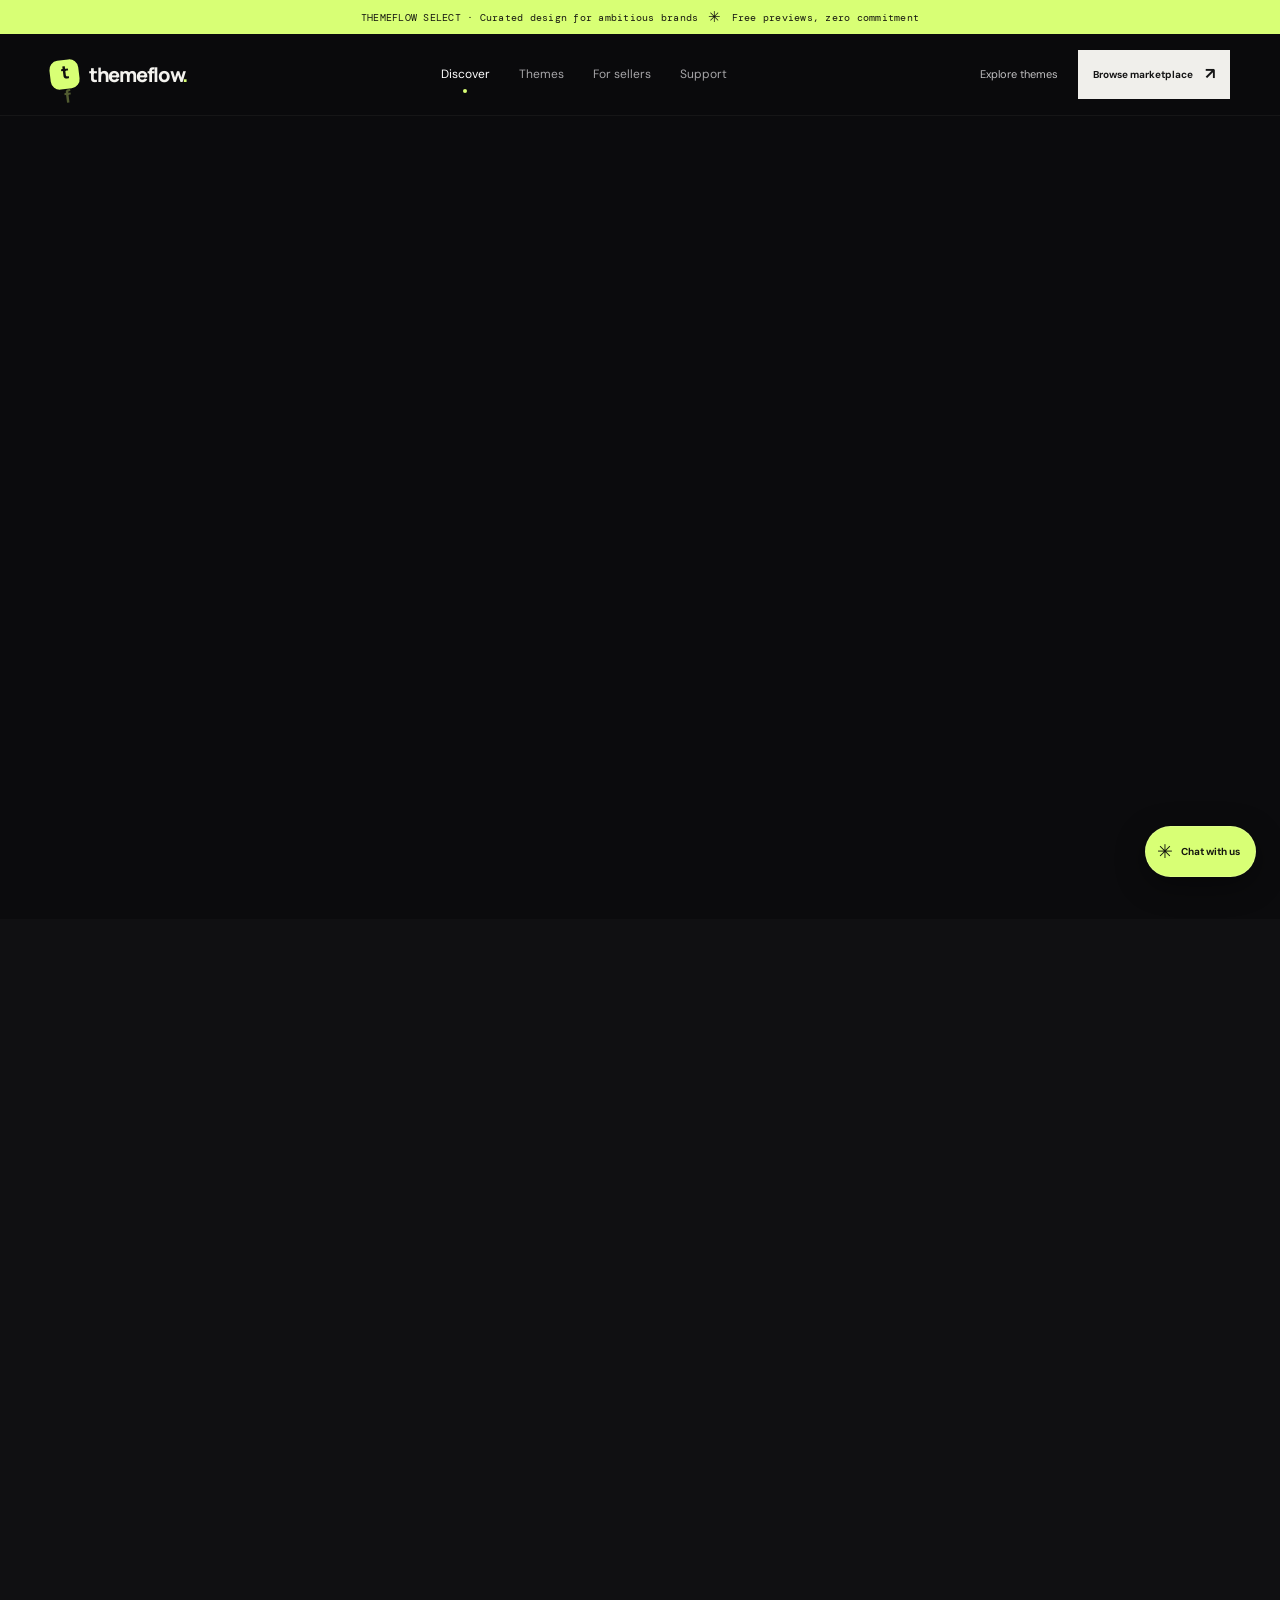
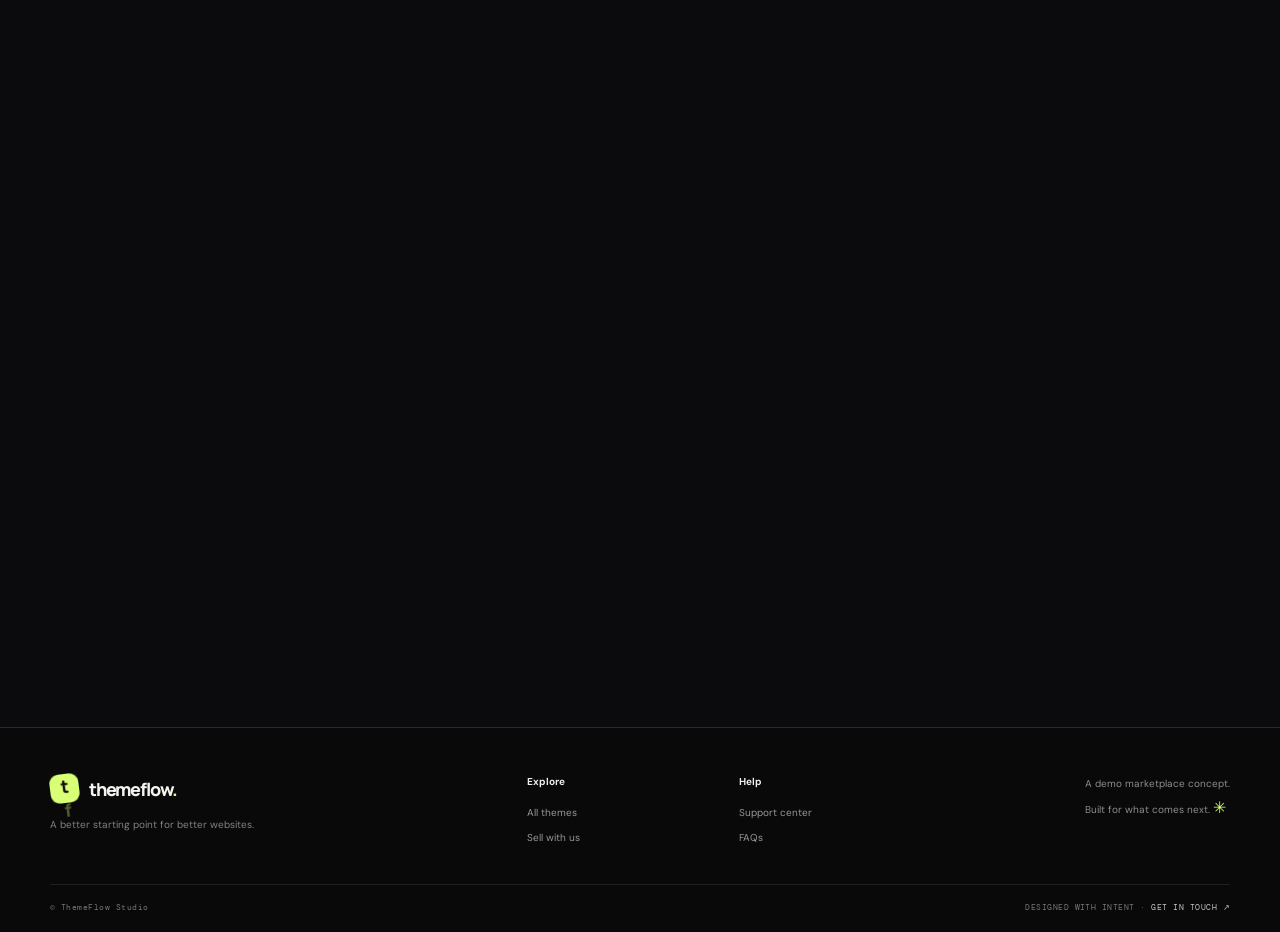
<file: index.html>
<!doctype html>
<html lang="en"><head><meta charset="utf-8"><meta name="viewport" content="width=device-width,initial-scale=1"><meta name="theme-color" content="#0b0b0d"><meta name="description" content="Discover premium website themes built for ambitious brands."><title>ThemeFlow — Design that moves business</title><link rel="icon" href="assets/favicon.svg" type="image/svg+xml"><link rel="stylesheet" href="style.css"></head>
<body><div class="announcement">THEMEFLOW SELECT · Curated design for ambitious brands <span>✳</span> Free previews, zero commitment</div>
<header class="site-header"><a class="brand" href="index.html"><span class="brand-mark">t<span>f</span></span><span>themeflow<span class="brand-dot">.</span></span></a><nav class="nav-links" id="navLinks"><a class="active" href="index.html">Discover</a><a href="themes.html">Themes</a><a href="seller.html">For sellers</a><a href="support.html">Support</a></nav><div class="header-actions"><a class="text-link" href="themes.html">Explore themes</a><button class="menu-toggle" id="menuToggle" aria-label="Open navigation">☰</button><a class="button button-light button-small" href="themes.html">Browse marketplace <span>↗</span></a></div></header>
<main><section class="hero wrap"><div class="hero-copy reveal"><div class="eyebrow"><span class="live-dot"></span> THE NEXT GENERATION OF WEB DESIGN</div><h1>Make your next<br>move <em>remarkable.</em></h1><p class="hero-lede">A carefully curated marketplace of high-impact website themes. Less time searching. More time building something unforgettable.</p><div class="hero-actions"><a class="button button-lime" href="themes.html">Explore the collection <span>↗</span></a><a class="button button-ghost" href="#featured"><span class="play-icon">▶</span> See what's inside</a></div><div class="hero-proof"><div class="avatar-stack"><span>A</span><span>M</span><span>J</span><span>+</span></div><div><strong>Made for people with ambition</strong><small>Design-forward. Developer-friendly.</small></div></div></div>
<div class="hero-art reveal"><div class="orbit orbit-one"></div><div class="orbit orbit-two"></div><div class="hero-glow"></div><div class="floating-label label-top"><span class="tiny-square">✳</span> Design with intent</div><div class="hero-browser"><div class="browser-top"><div class="window-dots"><i></i><i></i><i></i></div><span>atelier.studio</span><span class="browser-menu">···</span></div><div class="mock-atelier"><div class="atelier-nav"><b>ATELIER®</b><span>WORK&nbsp;&nbsp; ABOUT&nbsp;&nbsp; CONTACT</span></div><div class="atelier-content"><small>INDEPENDENT CREATIVE STUDIO</small><h2>Ideas<br>into <i>impact.</i></h2><div class="atelier-bottom"><span>Strategy · Design · Digital</span><span class="round-arrow">↗</span></div></div><div class="atelier-photo"><div class="photo-shape shape-a"></div><div class="photo-shape shape-b"></div><div class="photo-caption">FIG. 01 — THE NEW PERSPECTIVE</div></div></div></div><div class="floating-label label-bottom"><span class="pulse-line"></span> Built to stand out <b>↗</b></div><div class="hero-sticker">GOOD<br>DESIGN<br><em>WORKS.</em></div></div></section>
<section class="metrics wrap reveal"><div><strong>120<span>+</span></strong><small>Curated themes</small></div><div><strong>24<span>/7</span></strong><small>Design inspiration</small></div><div><strong>01</strong><small>Place to find your next look</small></div><div class="metric-note">Thoughtful design.<br><span>Real-world results.</span></div></section>
<section class="featured-section" id="featured"><div class="wrap"><div class="section-heading reveal"><div><div class="eyebrow">THE GOOD STUFF</div><h2>Featured <em>themes.</em></h2></div><a class="underlink" href="themes.html">View all themes <span>↗</span></a></div><div class="theme-grid" id="featuredGrid"></div></div></section>
<section class="manifesto wrap"><div class="manifesto-top reveal"><div class="eyebrow">NOT ANOTHER TEMPLATE LIBRARY</div><h2>Great design isn't<br>a detail. <em>It's the difference.</em></h2><p>Every pixel has a purpose. Every interaction feels considered. Find a starting point that makes your brand feel like the real deal.</p></div><div class="feature-list"><article class="feature-card reveal"><span class="feature-number">01 /</span><div class="feature-icon">✳</div><h3>Curated, not crowded.</h3><p>Skip the endless scroll. Explore a focused collection chosen for craft, clarity, and character.</p><a href="themes.html">Explore the collection ↗</a></article><article class="feature-card reveal"><span class="feature-number">02 /</span><div class="feature-icon">↗</div><h3>Ready for real work.</h3><p>Responsive layouts, useful page structures, and details that translate beautifully across screens.</p><a href="themes.html">Find your starting point ↗</a></article><article class="feature-card reveal"><span class="feature-number">03 /</span><div class="feature-icon">◎</div><h3>Made for momentum.</h3><p>Spend less time staring at a blank canvas and more time making your idea happen.</p><a href="seller.html">Meet the marketplace ↗</a></article></div></section>
<section class="seller-cta"><div class="wrap seller-cta-inner reveal"><div><div class="eyebrow">FOR THE PEOPLE WHO MAKE</div><h2>Your work deserves<br>a bigger <em>stage.</em></h2><p>Bring your best themes to a community that cares about good design.</p><a class="button button-lime" href="seller.html">Become a seller <span>↗</span></a></div><div class="seller-art"><div class="seller-card card-back">THE NEXT BIG THING</div><div class="seller-card card-front"><span>TF / CREATOR</span><strong>Make good<br>things happen.</strong><div class="seller-card-foot">YOUR NEXT CHAPTER <span>↗</span></div></div><span class="seller-spark">✳</span></div></div></section>
<section class="faq-section wrap"><div class="section-heading reveal"><div><div class="eyebrow">GOOD QUESTIONS</div><h2>Before you <em>dive in.</em></h2></div></div><div class="faq-list reveal"><details><summary>What is ThemeFlow? <span>＋</span></summary><p>ThemeFlow is a curated website theme marketplace concept designed to help people discover polished starting points for their next project.</p></details><details><summary>Can I preview a theme before choosing it? <span>＋</span></summary><p>Yes. Open any theme's details page to explore a preview layout and learn what the theme is designed for.</p></details><details><summary>Can I sell my own themes? <span>＋</span></summary><p>The seller page shows the intended creator journey. Seller registration and payouts are demo-only in this static prototype.</p></details><details><summary>Are checkout and support connected to a backend? <span>＋</span></summary><p>No. This version is a front-end demo. It does not process payments, store accounts, or connect to a live support agent.</p></details></div></section>
<section class="bottom-banner wrap reveal"><div><span class="eyebrow">YOUR NEXT CHAPTER STARTS HERE</span><h2>Find the look.<br><em>Make the leap.</em></h2></div><a class="button button-dark" href="themes.html">Browse all themes <span>↗</span></a><div class="banner-orb"></div></section></main>
<footer class="site-footer"><div class="wrap footer-main"><div><a class="brand" href="index.html"><span class="brand-mark">t<span>f</span></span><span>themeflow<span class="brand-dot">.</span></span></a><p>A better starting point for better websites.</p></div><div class="footer-col"><b>Explore</b><a href="themes.html">All themes</a><a href="seller.html">Sell with us</a></div><div class="footer-col"><b>Help</b><a href="support.html">Support center</a><a href="support.html#supportFaq">FAQs</a></div><div class="footer-note">A demo marketplace concept.<br>Built for what comes next. <span>✳</span></div></div><div class="wrap footer-bottom"><span>© <span id="year"></span> ThemeFlow Studio</span><span>DESIGNED WITH INTENT · <a href="support.html">GET IN TOUCH ↗</a></span></div></footer>
<button class="chat-launcher" id="chatLauncher" aria-label="Open demo support chat"><span>✳</span><i>Chat with us</i></button><aside class="chat-panel" id="chatPanel" aria-label="Demo support chat"><div class="chat-head"><div><b>ThemeFlow support</b><small><span class="live-dot"></span> Demo assistant</small></div><button id="chatClose" aria-label="Close chat">×</button></div><div class="chat-messages" id="chatMessages"><div class="chat-bubble">Hey there 👋 What can I help you find today?</div><div class="chat-quick"><button data-chat="How do previews work?">Theme previews</button><button data-chat="Can I become a seller?">Selling themes</button><button data-chat="Is checkout live?">Checkout & payments</button></div></div><form id="chatForm" class="chat-form"><input id="chatInput" placeholder="Ask a quick question…" aria-label="Your message"><button aria-label="Send message">↑</button></form><div class="demo-note">Demo chat · Replies are generated locally</div></aside><script src="app.js"></script></body></html>
</file>
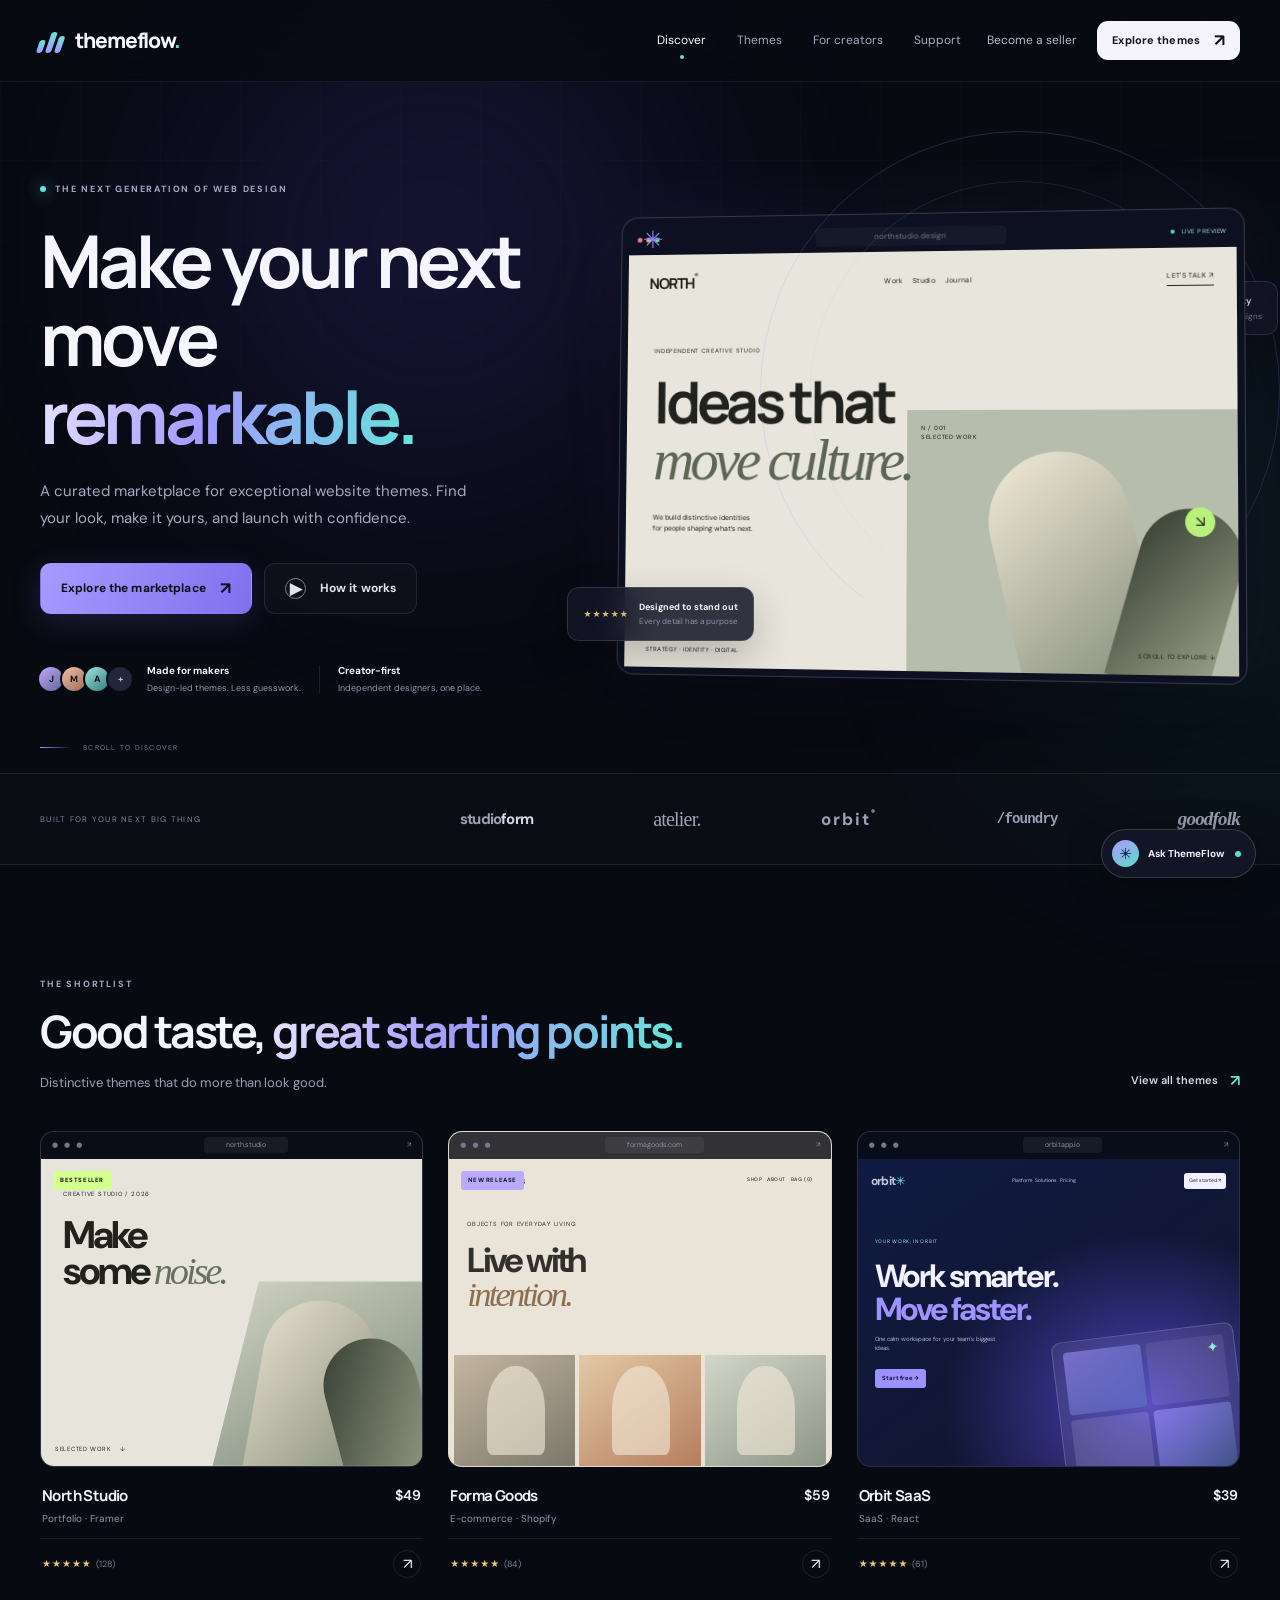
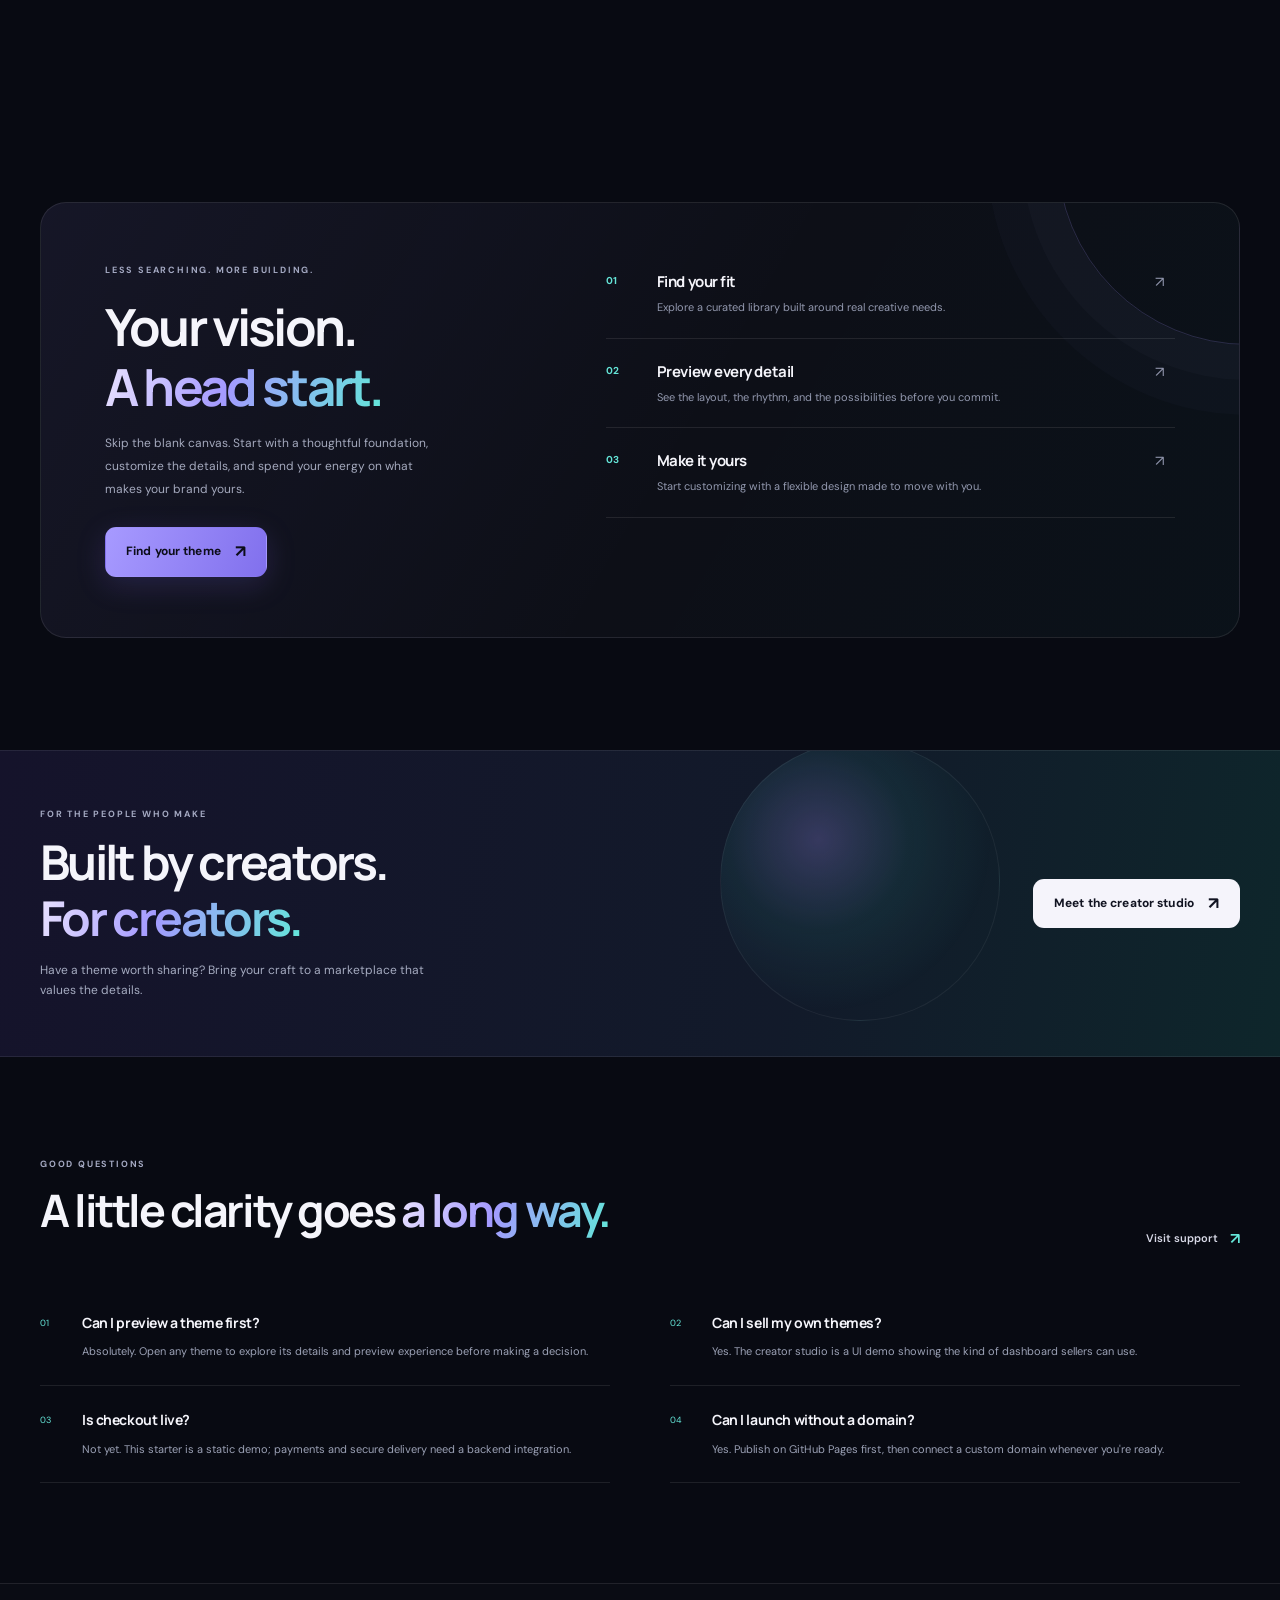
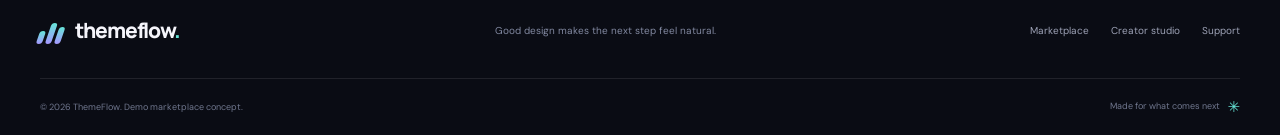
<file: ThemeFlow-Premium-Marketplace/ThemeFlow-Premium-Marketplace/index.html>
<!doctype html>
<html lang="en">
<head>
  <meta charset="utf-8">
  <meta name="viewport" content="width=device-width, initial-scale=1">
  <meta name="theme-color" content="#080a12">
  <meta name="description" content="ThemeFlow — premium website themes for ambitious brands. Discover, preview, and launch something exceptional.">
  <title>ThemeFlow — Premium Website Themes</title>
  <link rel="icon" href="assets/images/favicon.svg" type="image/svg+xml">
  <link rel="preconnect" href="https://fonts.googleapis.com">
  <link rel="preconnect" href="https://fonts.gstatic.com" crossorigin>
  <link href="https://fonts.googleapis.com/css2?family=DM+Sans:wght@400;500;600;700&family=Manrope:wght@400;500;600;700;800&display=swap" rel="stylesheet">
  <link rel="stylesheet" href="assets/css/style.css">
</head>
<body>
  <div class="ambient ambient-one"></div><div class="ambient ambient-two"></div>
  <header class="site-header">
    <a class="brand" href="index.html" aria-label="ThemeFlow home"><span class="brand-mark"><i></i><i></i><i></i></span><span>themeflow<span class="brand-dot">.</span></span></a>
    <button class="menu-toggle" aria-label="Open navigation" aria-expanded="false"><span></span><span></span></button>
    <nav class="main-nav">
      <a class="active" href="index.html">Discover</a>
      <a href="themes.html">Themes</a>
      <a href="seller.html">For creators</a>
      <a href="support.html">Support</a>
    </nav>
    <div class="header-actions"><a class="text-link" href="seller.html">Become a seller</a><a class="button button-small button-light" href="themes.html">Explore themes <span>↗</span></a></div>
  </header>

  <main>
    <section class="hero section-wrap">
      <div class="hero-copy reveal">
        <div class="eyebrow"><span class="eyebrow-pulse"></span> THE NEXT GENERATION OF WEB DESIGN</div>
        <h1>Make your next<br>move <span class="gradient-text">remarkable.</span></h1>
        <p class="hero-subtitle">A curated marketplace for exceptional website themes. Find your look, make it yours, and launch with confidence.</p>
        <div class="hero-actions"><a class="button button-primary" href="themes.html">Explore the marketplace <span>↗</span></a><a class="button button-ghost" href="#how-it-works"><span class="play-icon">▶</span> How it works</a></div>
        <div class="hero-proof"><div class="avatar-stack"><span>J</span><span>M</span><span>A</span><span>+</span></div><div><strong>Made for makers</strong><small>Design-led themes. Less guesswork.</small></div><div class="proof-divider"></div><div><strong>Creator-first</strong><small>Independent designers, one place.</small></div></div>
      </div>
      <div class="hero-visual reveal" data-parallax="0.12">
        <div class="hero-orbit orbit-one"></div><div class="hero-orbit orbit-two"></div>
        <div class="floating-tag tag-top"><span class="tag-icon">✦</span><span><b>Curated quality</b><small>Hand-picked designs</small></span></div>
        <div class="showcase-window">
          <div class="window-top"><div class="window-dots"><i></i><i></i><i></i></div><div class="window-url">northstudio.design</div><span class="window-live"><i></i> LIVE PREVIEW</span></div>
          <div class="showcase-site">
            <div class="mock-nav"><b>NORTH<span>®</span></b><div>Work&nbsp;&nbsp;&nbsp; Studio&nbsp;&nbsp;&nbsp; Journal</div><span>LET'S TALK ↗</span></div>
            <div class="mock-hero"><span class="mock-kicker">INDEPENDENT CREATIVE STUDIO</span><h2>Ideas that<br><em>move culture.</em></h2><div class="mock-bottom"><p>We build distinctive identities<br>for people shaping what’s next.</p><span class="mock-circle">↘</span></div></div>
            <div class="mock-art"><div class="art-shape shape-a"></div><div class="art-shape shape-b"></div><div class="art-label">N / 001<br>SELECTED WORK</div></div>
            <div class="mock-footer"><span>STRATEGY · IDENTITY · DIGITAL</span><span>SCROLL TO EXPLORE ↓</span></div>
          </div>
        </div>
        <div class="floating-tag tag-bottom"><span class="rating-stars">★★★★★</span><span><b>Designed to stand out</b><small>Every detail has a purpose</small></span></div>
        <div class="hero-spark spark-a">✳</div><div class="hero-spark spark-b">✦</div>
      </div>
      <div class="hero-scroll"><span class="scroll-line"></span> SCROLL TO DISCOVER</div>
    </section>

    <section class="trust-strip"><div class="section-wrap trust-inner"><span>BUILT FOR YOUR NEXT BIG THING</span><div class="trust-logos"><b>studio<span>form</span></b><b class="serif-logo">atelier.</b><b class="wide-logo">orbit<span>®</span></b><b class="mono-logo">/foundry</b><b class="italic-logo">goodfolk</b></div></div></section>

    <section class="section-wrap section-space" id="featured">
      <div class="section-heading reveal"><div><div class="eyebrow">THE SHORTLIST</div><h2>Good taste, <span class="gradient-text">great starting points.</span></h2><p>Distinctive themes that do more than look good.</p></div><a class="arrow-link" href="themes.html">View all themes <span>↗</span></a></div>
      <div class="theme-grid">
        <article class="theme-card reveal" data-category="portfolio" data-name="North Studio" data-price="49">
          <a class="theme-image theme-north" href="product.html?theme=north" aria-label="Preview North Studio theme"><div class="mini-browser"><span>● ● ●</span><span>north.studio</span><span>↗</span></div><div class="north-preview"><small>CREATIVE STUDIO / 2026</small><strong>Make<br>some <i>noise.</i></strong><div class="north-photo"></div><span class="preview-bottom">SELECTED WORK &nbsp; ↓</span></div><span class="image-badge">BESTSELLER</span></a>
          <div class="theme-meta"><div><h3>North Studio</h3><p>Portfolio · Framer</p></div><strong>$49</strong></div><div class="theme-card-foot"><div class="rating">★★★★★ <span>(128)</span></div><a href="product.html?theme=north" class="icon-link" aria-label="View North Studio">↗</a></div>
        </article>
        <article class="theme-card reveal" data-category="ecommerce" data-name="Forma Goods" data-price="59">
          <a class="theme-image theme-forma" href="product.html?theme=forma" aria-label="Preview Forma Goods theme"><div class="mini-browser"><span>● ● ●</span><span>formagoods.com</span><span>↗</span></div><div class="forma-preview"><div class="forma-nav">FORMA GOODS <span>SHOP&nbsp;&nbsp; ABOUT&nbsp;&nbsp; BAG (0)</span></div><small>OBJECTS FOR EVERYDAY LIVING</small><strong>Live with<br><em>intention.</em></strong><div class="forma-products"><i></i><i></i><i></i></div></div><span class="image-badge badge-new">NEW RELEASE</span></a>
          <div class="theme-meta"><div><h3>Forma Goods</h3><p>E-commerce · Shopify</p></div><strong>$59</strong></div><div class="theme-card-foot"><div class="rating">★★★★★ <span>(84)</span></div><a href="product.html?theme=forma" class="icon-link" aria-label="View Forma Goods">↗</a></div>
        </article>
        <article class="theme-card reveal" data-category="saas" data-name="Orbit SaaS" data-price="39">
          <a class="theme-image theme-orbit" href="product.html?theme=orbit" aria-label="Preview Orbit SaaS theme"><div class="mini-browser"><span>● ● ●</span><span>orbitapp.io</span><span>↗</span></div><div class="orbit-preview"><div class="orbit-nav"><b>orbit<span>✳</span></b><span>Platform&nbsp;&nbsp; Solutions&nbsp;&nbsp; Pricing</span><i>Get started ↗</i></div><div class="orbit-copy"><small>YOUR WORK, IN ORBIT</small><strong>Work smarter.<br><span>Move faster.</span></strong><p>One calm workspace for your team's biggest ideas.</p><b class="orbit-cta">Start free →</b></div><div class="orbit-ui"><div></div><div></div><div></div><div></div><span>✦</span></div></div></a>
          <div class="theme-meta"><div><h3>Orbit SaaS</h3><p>SaaS · React</p></div><strong>$39</strong></div><div class="theme-card-foot"><div class="rating">★★★★★ <span>(61)</span></div><a href="product.html?theme=orbit" class="icon-link" aria-label="View Orbit SaaS">↗</a></div>
        </article>
      </div>
    </section>

    <section class="manifesto section-wrap section-space" id="how-it-works"><div class="manifesto-panel reveal"><div class="manifesto-copy"><div class="eyebrow">LESS SEARCHING. MORE BUILDING.</div><h2>Your vision.<br><span class="gradient-text">A head start.</span></h2><p>Skip the blank canvas. Start with a thoughtful foundation, customize the details, and spend your energy on what makes your brand yours.</p><a class="button button-primary" href="themes.html">Find your theme <span>↗</span></a></div><div class="manifesto-steps"><div class="step"><span>01</span><div><h3>Find your fit</h3><p>Explore a curated library built around real creative needs.</p></div><i>↗</i></div><div class="step"><span>02</span><div><h3>Preview every detail</h3><p>See the layout, the rhythm, and the possibilities before you commit.</p></div><i>↗</i></div><div class="step"><span>03</span><div><h3>Make it yours</h3><p>Start customizing with a flexible design made to move with you.</p></div><i>↗</i></div></div></div></section>

    <section class="creator-band"><div class="section-wrap creator-inner reveal"><div><div class="eyebrow">FOR THE PEOPLE WHO MAKE</div><h2>Built by creators.<br><span class="gradient-text">For creators.</span></h2><p>Have a theme worth sharing? Bring your craft to a marketplace that values the details.</p></div><a class="button button-light" href="seller.html">Meet the creator studio <span>↗</span></a><div class="creator-orb"></div></div></section>

    <section class="section-wrap section-space faq-preview"><div class="section-heading reveal"><div><div class="eyebrow">GOOD QUESTIONS</div><h2>A little clarity goes <span class="gradient-text">a long way.</span></h2></div><a class="arrow-link" href="support.html">Visit support <span>↗</span></a></div><div class="faq-grid"><div class="faq-item reveal"><span>01</span><div><h3>Can I preview a theme first?</h3><p>Absolutely. Open any theme to explore its details and preview experience before making a decision.</p></div></div><div class="faq-item reveal"><span>02</span><div><h3>Can I sell my own themes?</h3><p>Yes. The creator studio is a UI demo showing the kind of dashboard sellers can use.</p></div></div><div class="faq-item reveal"><span>03</span><div><h3>Is checkout live?</h3><p>Not yet. This starter is a static demo; payments and secure delivery need a backend integration.</p></div></div><div class="faq-item reveal"><span>04</span><div><h3>Can I launch without a domain?</h3><p>Yes. Publish on GitHub Pages first, then connect a custom domain whenever you're ready.</p></div></div></div></section>
  </main>

  <footer class="site-footer"><div class="section-wrap footer-main"><a class="brand" href="index.html"><span class="brand-mark"><i></i><i></i><i></i></span><span>themeflow<span class="brand-dot">.</span></span></a><p>Good design makes the next step feel natural.</p><div class="footer-links"><a href="themes.html">Marketplace</a><a href="seller.html">Creator studio</a><a href="support.html">Support</a></div></div><div class="section-wrap footer-bottom"><span>© 2026 ThemeFlow. Demo marketplace concept.</span><span>Made for what comes next <b>✳</b></span></div></footer>
  <button class="chat-launcher" data-open-chat aria-label="Open customer support chat"><span class="chat-launcher-icon">✳</span><span>Ask ThemeFlow</span><i class="chat-status"></i></button>
  <div class="chat-panel" id="chat-panel" aria-hidden="true"><div class="chat-head"><div class="chat-agent"><span class="agent-avatar">✳</span><div><b>ThemeFlow assistant</b><small><i></i> Demo assistant · Usually replies instantly</small></div></div><button class="chat-close" aria-label="Close chat">×</button></div><div class="chat-messages" id="chat-messages"><div class="chat-date">TODAY</div><div class="chat-bubble bot">Hey there! 👋 I can help you find a theme, understand licensing, or learn how ThemeFlow works. What are you building?</div><div class="quick-replies"><button data-reply="Help me find a theme">Find a theme</button><button data-reply="How does pricing work?">Pricing</button><button data-reply="Can I sell my theme?">Selling themes</button></div></div><form class="chat-form" id="chat-form"><input id="chat-input" placeholder="Ask a question..." autocomplete="off" aria-label="Your message"><button type="submit" aria-label="Send message">↑</button></form><div class="chat-disclaimer">Demo chat · No live AI or human agent connected</div></div>
  <script src="assets/js/app.js"></script>
</body>
</html>
</file>
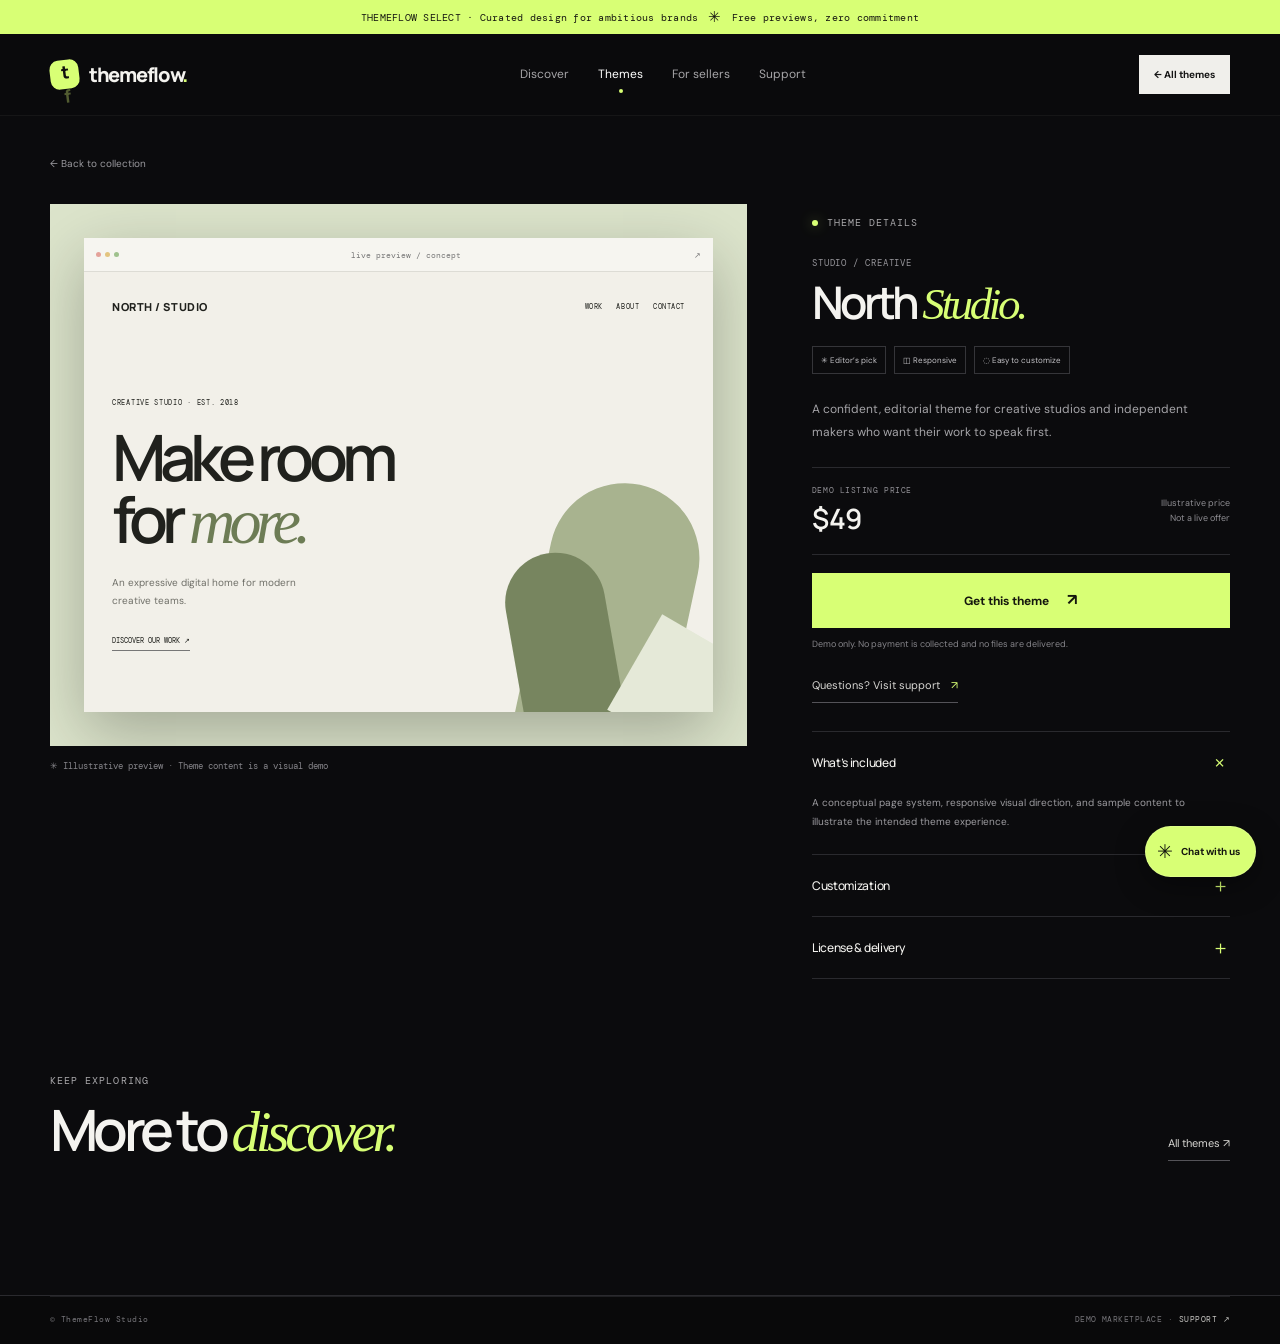
<file: product.html>
<!doctype html><html lang="en"><head><meta charset="utf-8"><meta name="viewport" content="width=device-width,initial-scale=1"><title>Theme Preview — ThemeFlow</title><link rel="icon" href="assets/favicon.svg" type="image/svg+xml"><link rel="stylesheet" href="style.css"></head><body><div class="announcement">THEMEFLOW SELECT · Curated design for ambitious brands <span>✳</span> Free previews, zero commitment</div><header class="site-header"><a class="brand" href="index.html"><span class="brand-mark">t<span>f</span></span><span>themeflow<span class="brand-dot">.</span></span></a><nav class="nav-links" id="navLinks"><a href="index.html">Discover</a><a class="active" href="themes.html">Themes</a><a href="seller.html">For sellers</a><a href="support.html">Support</a></nav><div class="header-actions"><button class="menu-toggle" id="menuToggle" aria-label="Open navigation">☰</button><a class="button button-light button-small" href="themes.html">← All themes</a></div></header><main class="wrap product-page"><a class="back-link" href="themes.html">← Back to collection</a><div class="product-layout"><div><div class="product-preview" id="productPreview"><div class="preview-browser"><div class="browser-top"><div class="window-dots"><i></i><i></i><i></i></div><span>live preview / concept</span><span>↗</span></div><div class="preview-content"><div class="preview-nav"><b id="previewBrand">NORTH / STUDIO</b><span>WORK&nbsp;&nbsp; ABOUT&nbsp;&nbsp; CONTACT</span></div><div class="preview-hero"><span id="previewTag">CREATIVE STUDIO · EST. 2018</span><h2 id="previewHeadline">Make room<br>for <em>more.</em></h2><p id="previewDesc">An expressive digital home for modern creative teams.</p><span class="preview-cta">DISCOVER OUR WORK ↗</span></div><div class="preview-shapes"><div></div><div></div><div></div></div></div></div></div><div class="preview-disclaimer">✳ Illustrative preview · Theme content is a visual demo</div></div><div class="product-info"><div class="eyebrow"><span class="live-dot"></span> THEME DETAILS</div><div class="product-kicker" id="productCategory">STUDIO / CREATIVE</div><h1 id="productTitle">North <em>Studio.</em></h1><div class="product-meta"><span>✳ Editor’s pick</span><span>◫ Responsive</span><span>◌ Easy to customize</span></div><p class="product-description" id="productDescription">A confident, editorial theme for creative studios and independent makers who want their work to speak first.</p><div class="product-price-row"><div><small>DEMO LISTING PRICE</small><strong id="productPrice">$49</strong></div><span class="price-note">Illustrative price<br>Not a live offer</span></div><button class="button button-lime button-full" id="demoPurchase">Get this theme <span>↗</span></button><p class="purchase-note">Demo only. No payment is collected and no files are delivered.</p><a class="underlink" href="support.html">Questions? Visit support <span>↗</span></a><div class="product-details"><details open><summary>What’s included <span>＋</span></summary><p>A conceptual page system, responsive visual direction, and sample content to illustrate the intended theme experience.</p></details><details><summary>Customization <span>＋</span></summary><p>Use the layout as a starting point and adapt typography, colors, content, and imagery to your brand.</p></details><details><summary>License & delivery <span>＋</span></summary><p>Licensing and digital delivery are not implemented in this prototype. No purchase can be completed here.</p></details></div></div></div><section class="related-section"><div class="section-heading"><div><div class="eyebrow">KEEP EXPLORING</div><h2>More to <em>discover.</em></h2></div><a class="underlink" href="themes.html">All themes ↗</a></div><div class="theme-grid" id="relatedGrid"></div></section></main><footer class="site-footer"><div class="wrap footer-bottom"><span>© <span id="year"></span> ThemeFlow Studio</span><span>DEMO MARKETPLACE · <a href="support.html">SUPPORT ↗</a></span></div></footer><button class="chat-launcher" id="chatLauncher" aria-label="Open demo support chat"><span>✳</span><i>Chat with us</i></button><aside class="chat-panel" id="chatPanel" aria-label="Demo support chat"><div class="chat-head"><div><b>ThemeFlow support</b><small><span class="live-dot"></span> Demo assistant</small></div><button id="chatClose" aria-label="Close chat">×</button></div><div class="chat-messages" id="chatMessages"><div class="chat-bubble">Hey there 👋 What can I help you find today?</div></div><form id="chatForm" class="chat-form"><input id="chatInput" placeholder="Ask a quick question…" aria-label="Your message"><button aria-label="Send message">↑</button></form><div class="demo-note">Demo chat · Replies are generated locally</div></aside><script src="app.js"></script></body></html>
</file>
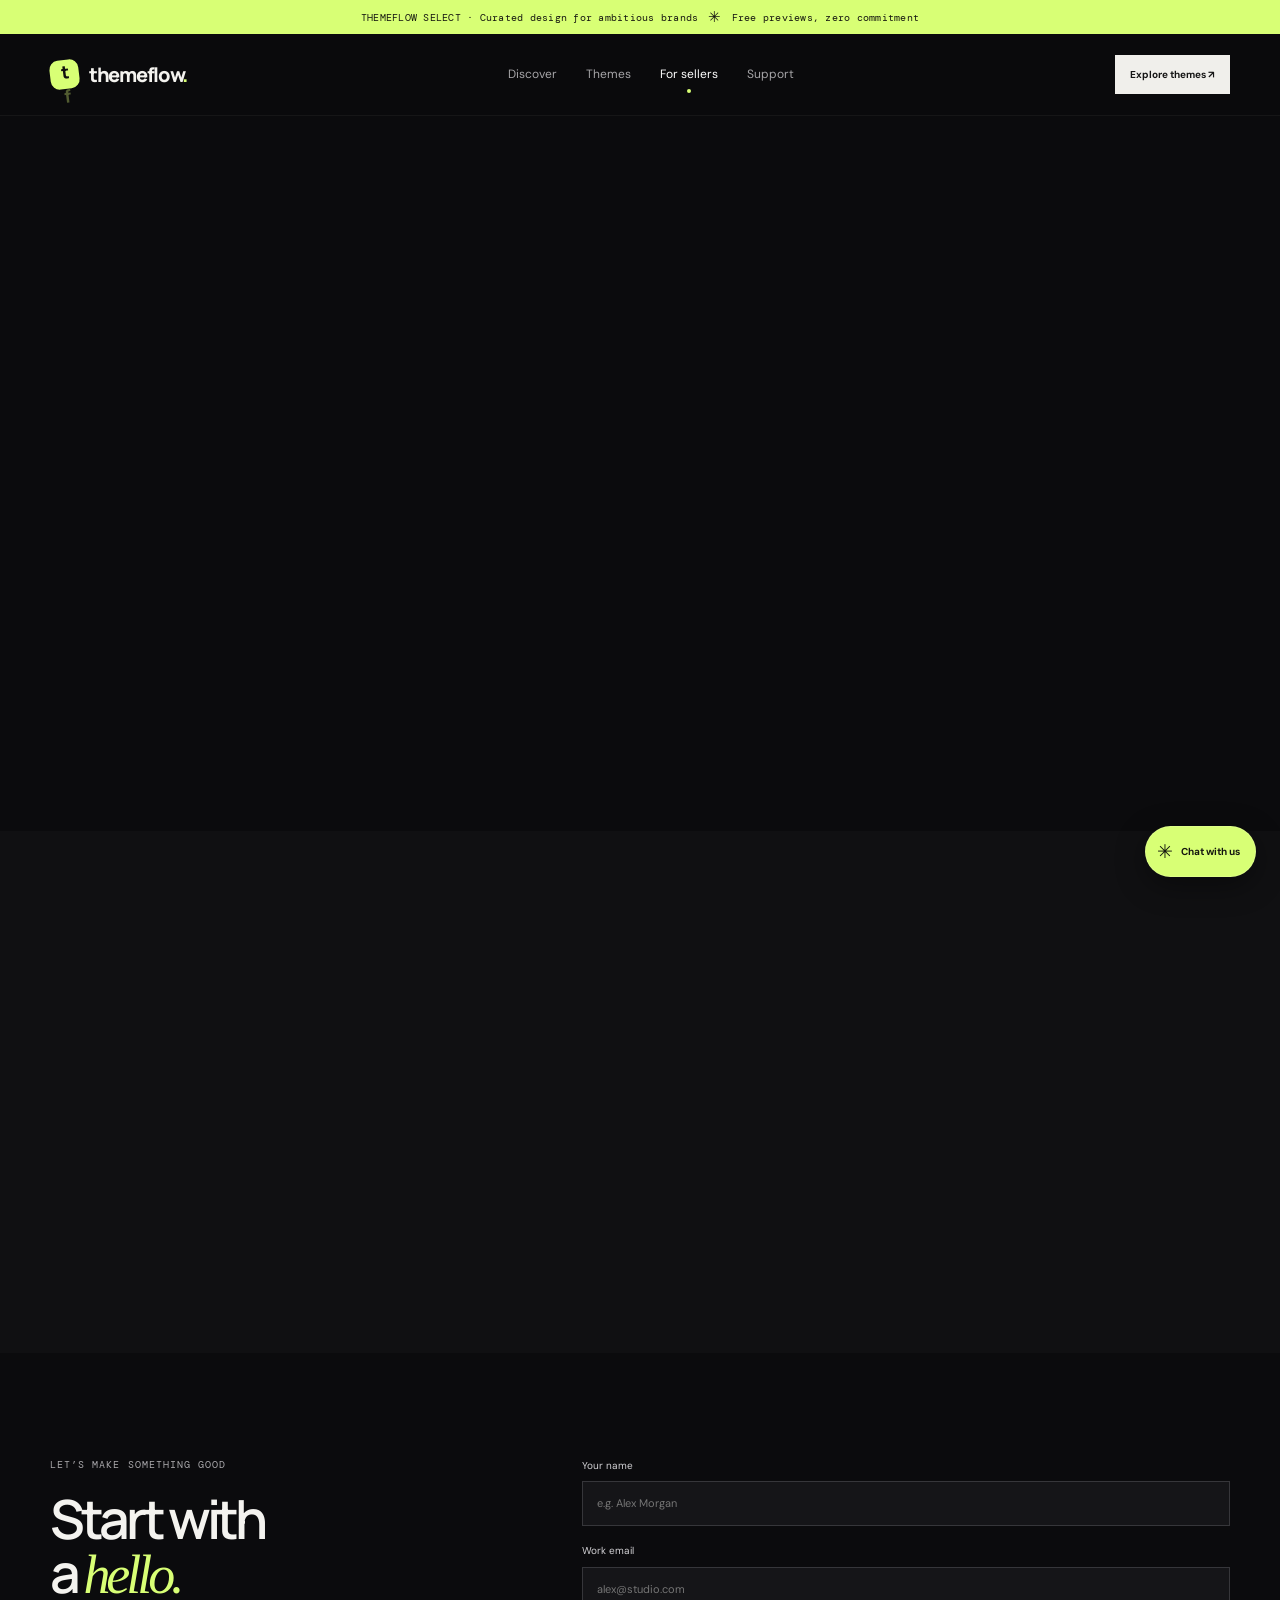
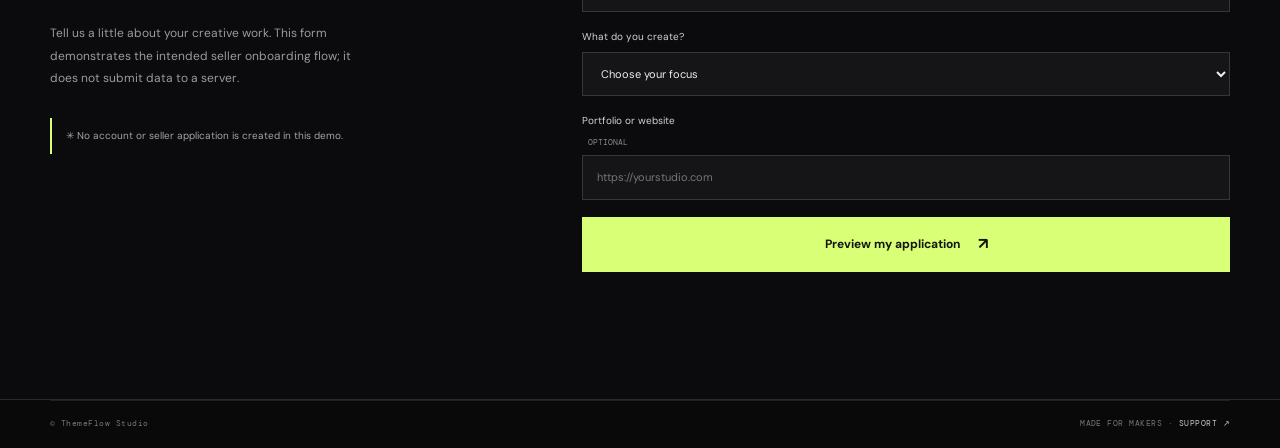
<file: seller.html>
<!doctype html><html lang="en"><head><meta charset="utf-8"><meta name="viewport" content="width=device-width,initial-scale=1"><title>For Sellers — ThemeFlow</title><link rel="icon" href="assets/favicon.svg" type="image/svg+xml"><link rel="stylesheet" href="style.css"></head><body><div class="announcement">THEMEFLOW SELECT · Curated design for ambitious brands <span>✳</span> Free previews, zero commitment</div><header class="site-header"><a class="brand" href="index.html"><span class="brand-mark">t<span>f</span></span><span>themeflow<span class="brand-dot">.</span></span></a><nav class="nav-links" id="navLinks"><a href="index.html">Discover</a><a href="themes.html">Themes</a><a class="active" href="seller.html">For sellers</a><a href="support.html">Support</a></nav><div class="header-actions"><button class="menu-toggle" id="menuToggle" aria-label="Open navigation">☰</button><a class="button button-light button-small" href="themes.html">Explore themes ↗</a></div></header><main><section class="seller-hero wrap"><div class="seller-hero-copy reveal"><div class="eyebrow"><span class="live-dot"></span> THE CREATOR COMMUNITY</div><h1>Your craft.<br>Your terms.<br><em>Your stage.</em></h1><p>ThemeFlow is built around people who care about the details. Bring your best work and help someone else's next big idea take shape.</p><a class="button button-lime" href="#seller-form">Start your seller profile <span>↗</span></a><small class="small-disclaimer">Demo form only · Seller accounts are not created.</small></div><div class="seller-dashboard reveal"><div class="dashboard-top"><span>CREATOR STUDIO / OVERVIEW</span><span class="status-chip"><i></i> PREVIEW</span></div><div class="dashboard-welcome"><small>YOUR CREATOR SPACE</small><h2>Good things<br>are <em>in progress.</em></h2></div><div class="dashboard-stats"><div><small>THEMES</small><b>04</b><span>Draft concepts</span></div><div><small>VIEWS</small><b>2.8k</b><span>Illustrative only</span></div></div><div class="dashboard-activity"><div class="activity-title">Recent activity <span>•••</span></div><div class="activity-row"><span class="activity-thumb thumb-one">N</span><div><b>North Studio</b><small>Theme draft · Updated today</small></div><span class="activity-status">Draft</span></div><div class="activity-row"><span class="activity-thumb thumb-two">F</span><div><b>Forma Objects</b><small>Theme draft · Updated yesterday</small></div><span class="activity-status">Draft</span></div></div><div class="dashboard-footer">✳ Your next idea starts here.</div></div></section><section class="seller-benefits"><div class="wrap"><div class="section-heading reveal"><div><div class="eyebrow">A GOOD PLACE TO GROW</div><h2>Built for your <em>next step.</em></h2></div></div><div class="benefit-grid"><article class="benefit-card reveal"><span>01</span><div>✳</div><h3>Show your best work</h3><p>Give your themes a polished home with room for the craft and thinking behind them.</p></article><article class="benefit-card reveal"><span>02</span><div>↗</div><h3>Find your people</h3><p>Connect your work with founders, makers, and teams looking for a thoughtful starting point.</p></article><article class="benefit-card reveal"><span>03</span><div>◎</div><h3>Build your catalog</h3><p>Imagine one organized creator space for your themes, previews, and future releases.</p></article></div></div></section><section class="seller-form-section wrap" id="seller-form"><div class="seller-form-copy"><div class="eyebrow">LET’S MAKE SOMETHING GOOD</div><h2>Start with<br>a <em>hello.</em></h2><p>Tell us a little about your creative work. This form demonstrates the intended seller onboarding flow; it does not submit data to a server.</p><div class="form-note">✳ No account or seller application is created in this demo.</div></div><form class="seller-form" id="sellerForm"><label>Your name<input name="name" required placeholder="e.g. Alex Morgan"></label><label>Work email<input name="email" type="email" required placeholder="alex@studio.com"></label><label>What do you create?<select name="type" required><option value="">Choose your focus</option><option>Website themes</option><option>UI kits & design systems</option><option>Portfolio templates</option><option>E-commerce experiences</option><option>Something else</option></select></label><label>Portfolio or website <span class="optional">OPTIONAL</span><input name="portfolio" type="url" placeholder="https://yourstudio.com"></label><button class="button button-lime button-full" type="submit">Preview my application <span>↗</span></button><div id="sellerFormMessage" class="form-message" role="status"></div></form></section></main><footer class="site-footer"><div class="wrap footer-bottom"><span>© <span id="year"></span> ThemeFlow Studio</span><span>MADE FOR MAKERS · <a href="support.html">SUPPORT ↗</a></span></div></footer><button class="chat-launcher" id="chatLauncher" aria-label="Open demo support chat"><span>✳</span><i>Chat with us</i></button><aside class="chat-panel" id="chatPanel" aria-label="Demo support chat"><div class="chat-head"><div><b>ThemeFlow support</b><small><span class="live-dot"></span> Demo assistant</small></div><button id="chatClose" aria-label="Close chat">×</button></div><div class="chat-messages" id="chatMessages"><div class="chat-bubble">Hey there 👋 What can I help you find today?</div></div><form id="chatForm" class="chat-form"><input id="chatInput" placeholder="Ask a quick question…" aria-label="Your message"><button aria-label="Send message">↑</button></form><div class="demo-note">Demo chat · Replies are generated locally</div></aside><script src="app.js"></script></body></html>
</file>
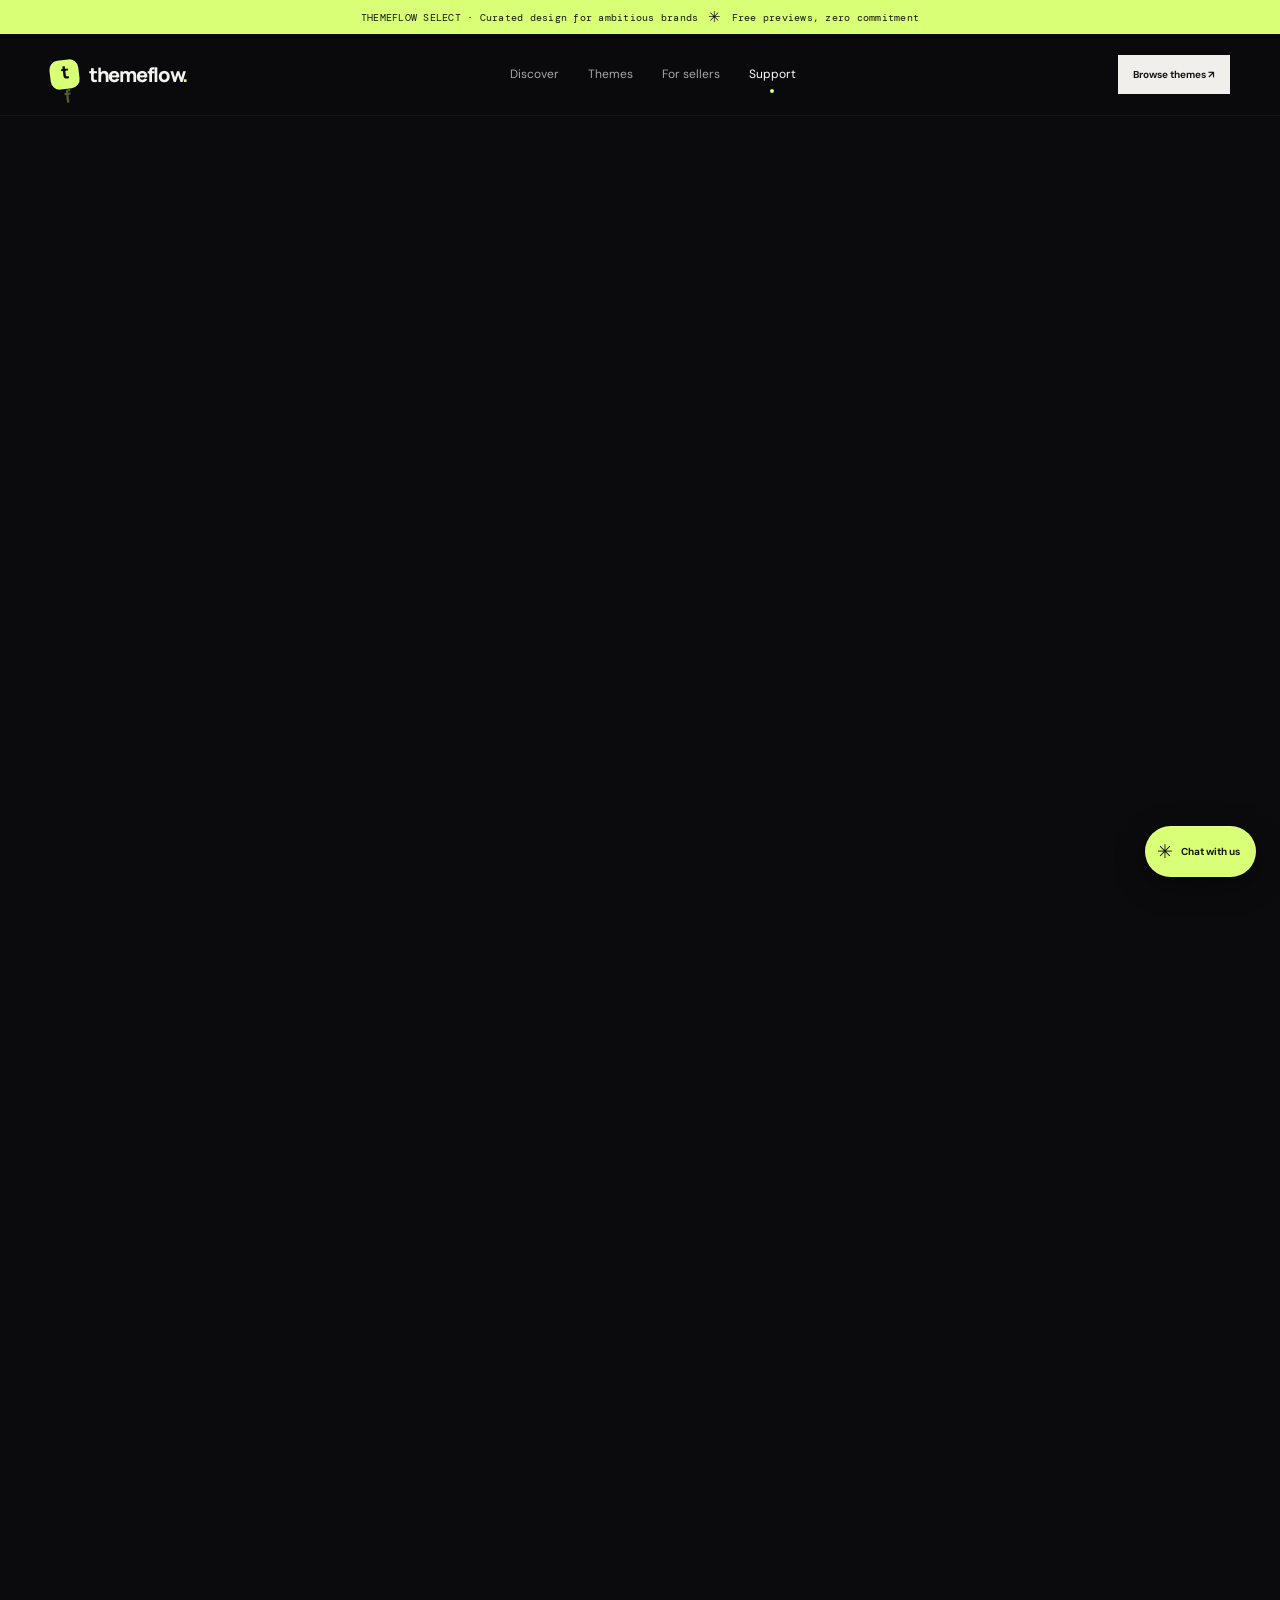
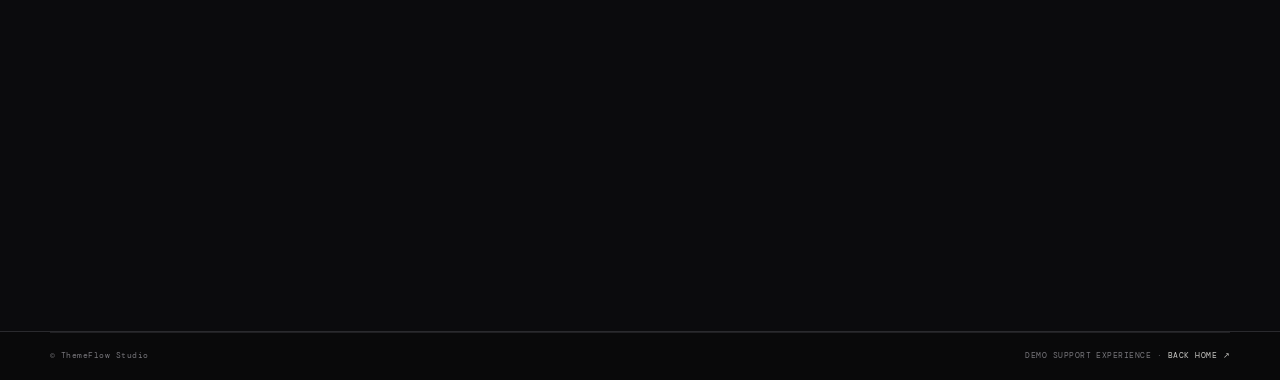
<file: support.html>
<!doctype html><html lang="en"><head><meta charset="utf-8"><meta name="viewport" content="width=device-width,initial-scale=1"><title>Support — ThemeFlow</title><link rel="icon" href="assets/favicon.svg" type="image/svg+xml"><link rel="stylesheet" href="style.css"></head><body><div class="announcement">THEMEFLOW SELECT · Curated design for ambitious brands <span>✳</span> Free previews, zero commitment</div><header class="site-header"><a class="brand" href="index.html"><span class="brand-mark">t<span>f</span></span><span>themeflow<span class="brand-dot">.</span></span></a><nav class="nav-links" id="navLinks"><a href="index.html">Discover</a><a href="themes.html">Themes</a><a href="seller.html">For sellers</a><a class="active" href="support.html">Support</a></nav><div class="header-actions"><button class="menu-toggle" id="menuToggle" aria-label="Open navigation">☰</button><a class="button button-light button-small" href="themes.html">Browse themes ↗</a></div></header><main class="support-main wrap"><section class="support-hero reveal"><div class="eyebrow"><span class="live-dot"></span> WE’RE HERE TO HELP</div><h1>Good questions.<br><em>Clear answers.</em></h1><p>Find your way around the ThemeFlow demo, learn how previews work, or explore the creator experience.</p><a class="button button-lime" href="#supportFaq">Browse help topics <span>↓</span></a><div class="support-orbit">✳</div></section><section class="support-cards"><a class="support-card reveal" href="themes.html"><span>01 / DISCOVERY</span><div>⌕</div><h3>Finding a theme</h3><p>Explore categories, search the catalog, and open a theme to see its concept preview.</p><b>Explore themes ↗</b></a><a class="support-card reveal" href="seller.html"><span>02 / CREATORS</span><div>↗</div><h3>Seller experience</h3><p>See the intended seller dashboard and preview the onboarding form.</p><b>Seller information ↗</b></a><a class="support-card reveal" href="#supportFaq"><span>03 / THE DEMO</span><div>◎</div><h3>What’s functional?</h3><p>Understand which interactions work locally and which need a real backend.</p><b>Read demo notes ↗</b></a></section><section class="support-faq" id="supportFaq"><div class="section-heading reveal"><div><div class="eyebrow">HELP CENTER</div><h2>Frequently asked <em>questions.</em></h2></div></div><div class="faq-list reveal"><details><summary>Is ThemeFlow a live marketplace? <span>＋</span></summary><p>This package is a static front-end prototype. It showcases the intended marketplace experience but has no live product database, seller accounts, or order management.</p></details><details><summary>Does the theme purchase button charge me? <span>＋</span></summary><p>No. The purchase action only displays a demo notice. No payment processor is connected and no money is collected.</p></details><details><summary>Does the support chat use AI or a live agent? <span>＋</span></summary><p>The chat is a local demo with preset responses. Messages are not sent to a server, live agent, or AI service.</p></details><details><summary>Can I use this site on GitHub Pages? <span>＋</span></summary><p>Yes. The site uses static HTML, CSS, and JavaScript. Upload the extracted files with index.html at the repository root, then enable GitHub Pages in repository Settings.</p></details><details><summary>How do I make it production-ready? <span>＋</span></summary><p>Connect authentication, a product database, secure checkout, seller moderation, file delivery, transactional email, and real support infrastructure before accepting customers.</p></details></div></section><section class="support-contact reveal"><div><div class="eyebrow">STILL CURIOUS?</div><h2>Let’s keep the<br><em>conversation going.</em></h2><p>Open the demo chat for quick answers about the prototype.</p></div><button class="button button-lime" id="openSupportChat">Open support chat <span>↗</span></button></section></main><footer class="site-footer"><div class="wrap footer-bottom"><span>© <span id="year"></span> ThemeFlow Studio</span><span>DEMO SUPPORT EXPERIENCE · <a href="index.html">BACK HOME ↗</a></span></div></footer><button class="chat-launcher" id="chatLauncher" aria-label="Open demo support chat"><span>✳</span><i>Chat with us</i></button><aside class="chat-panel" id="chatPanel" aria-label="Demo support chat"><div class="chat-head"><div><b>ThemeFlow support</b><small><span class="live-dot"></span> Demo assistant</small></div><button id="chatClose" aria-label="Close chat">×</button></div><div class="chat-messages" id="chatMessages"><div class="chat-bubble">Hey there 👋 What can I help you find today?</div><div class="chat-quick"><button data-chat="How do previews work?">Theme previews</button><button data-chat="Can I become a seller?">Selling themes</button><button data-chat="Is checkout live?">Checkout & payments</button></div></div><form id="chatForm" class="chat-form"><input id="chatInput" placeholder="Ask a quick question…" aria-label="Your message"><button aria-label="Send message">↑</button></form><div class="demo-note">Demo chat · Replies are generated locally</div></aside><script src="app.js"></script></body></html>
</file>
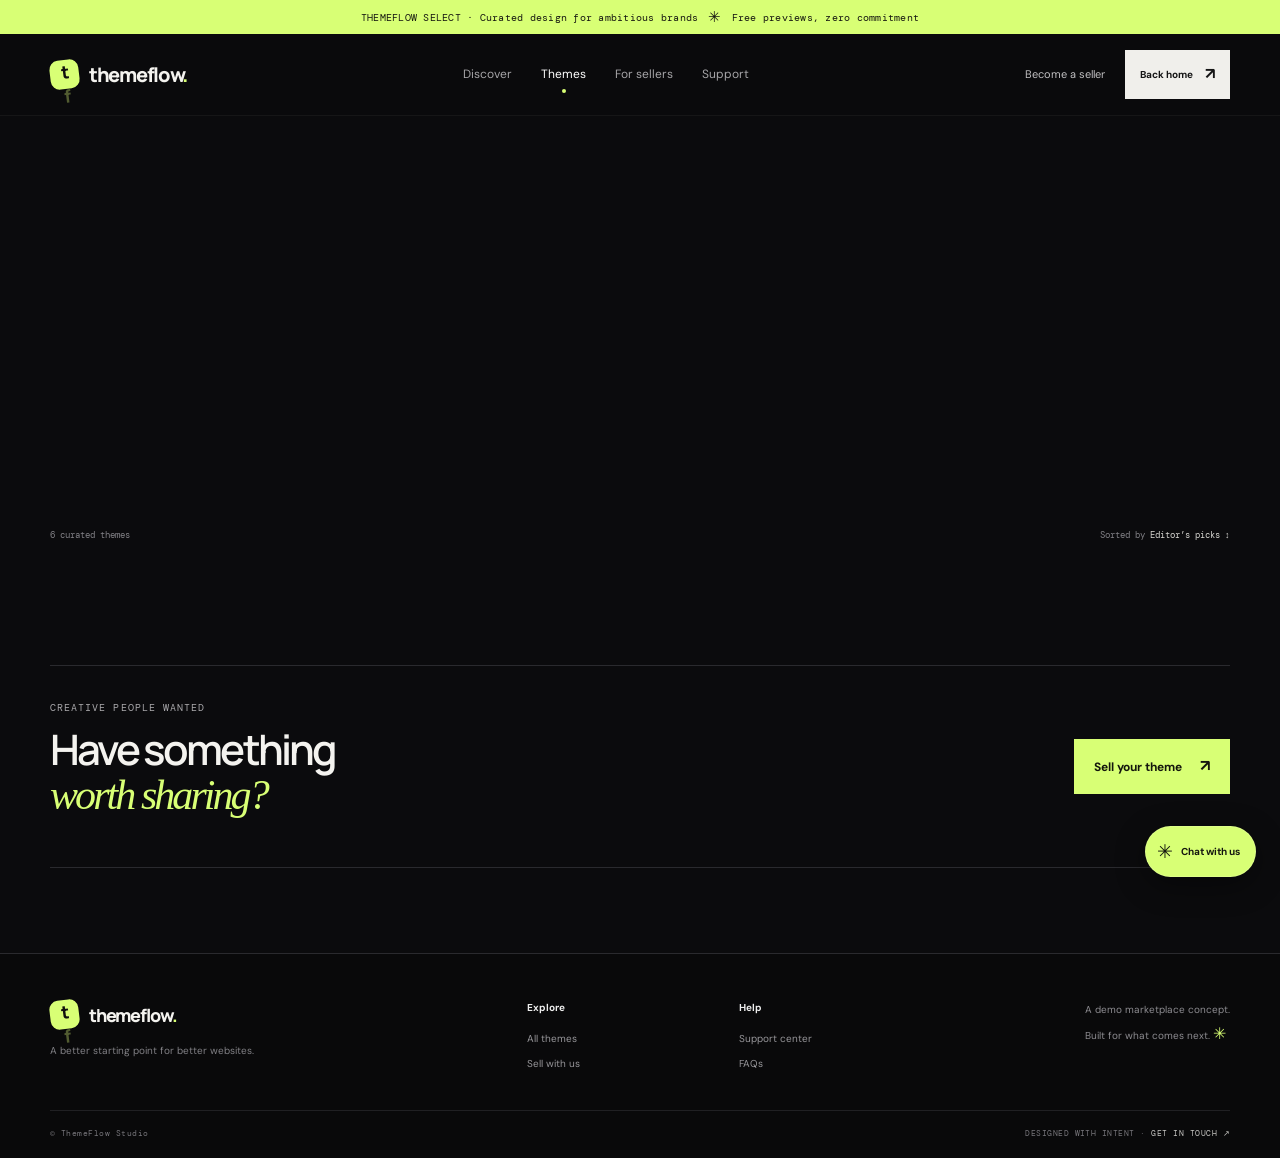
<file: themes.html>
<!doctype html><html lang="en"><head><meta charset="utf-8"><meta name="viewport" content="width=device-width,initial-scale=1"><meta name="description" content="Explore the ThemeFlow curated theme collection."><title>Explore Themes — ThemeFlow</title><link rel="icon" href="assets/favicon.svg" type="image/svg+xml"><link rel="stylesheet" href="style.css"></head><body><div class="announcement">THEMEFLOW SELECT · Curated design for ambitious brands <span>✳</span> Free previews, zero commitment</div><header class="site-header"><a class="brand" href="index.html"><span class="brand-mark">t<span>f</span></span><span>themeflow<span class="brand-dot">.</span></span></a><nav class="nav-links" id="navLinks"><a href="index.html">Discover</a><a class="active" href="themes.html">Themes</a><a href="seller.html">For sellers</a><a href="support.html">Support</a></nav><div class="header-actions"><a class="text-link" href="seller.html">Become a seller</a><button class="menu-toggle" id="menuToggle" aria-label="Open navigation">☰</button><a class="button button-light button-small" href="index.html">Back home <span>↗</span></a></div></header><main class="page-main wrap"><div class="page-intro reveal"><div class="eyebrow"><span class="live-dot"></span> THE COLLECTION</div><h1>Find your <em>flow.</em></h1><p>Distinctive starting points for brands with somewhere to go. Filter the collection and find the feel that fits.</p></div><div class="catalog-toolbar reveal"><div class="filter-pills" id="filterPills"><button class="filter-pill active" data-filter="All">All themes <span>06</span></button><button class="filter-pill" data-filter="Studio">Studio</button><button class="filter-pill" data-filter="Commerce">Commerce</button><button class="filter-pill" data-filter="Portfolio">Portfolio</button><button class="filter-pill" data-filter="SaaS">SaaS</button></div><label class="search-box"><span>⌕</span><input id="themeSearch" type="search" placeholder="Search themes…" aria-label="Search themes"></label></div><div class="catalog-count"><span id="resultCount">6 curated themes</span><span>Sorted by <b>Editor’s picks ↕</b></span></div><div class="theme-grid catalog-grid" id="themeGrid"></div><div class="empty-state" id="emptyState" hidden><div>⌕</div><h3>No themes found</h3><p>Try another keyword or clear your filters.</p><button class="button button-ghost" id="resetFilters">Reset filters</button></div><section class="catalog-bottom"><div><span class="eyebrow">CREATIVE PEOPLE WANTED</span><h2>Have something<br><em>worth sharing?</em></h2></div><a class="button button-lime" href="seller.html">Sell your theme <span>↗</span></a></section></main><footer class="site-footer"><div class="wrap footer-main"><div><a class="brand" href="index.html"><span class="brand-mark">t<span>f</span></span><span>themeflow<span class="brand-dot">.</span></span></a><p>A better starting point for better websites.</p></div><div class="footer-col"><b>Explore</b><a href="themes.html">All themes</a><a href="seller.html">Sell with us</a></div><div class="footer-col"><b>Help</b><a href="support.html">Support center</a><a href="support.html#supportFaq">FAQs</a></div><div class="footer-note">A demo marketplace concept.<br>Built for what comes next. <span>✳</span></div></div><div class="wrap footer-bottom"><span>© <span id="year"></span> ThemeFlow Studio</span><span>DESIGNED WITH INTENT · <a href="support.html">GET IN TOUCH ↗</a></span></div></footer><button class="chat-launcher" id="chatLauncher" aria-label="Open demo support chat"><span>✳</span><i>Chat with us</i></button><aside class="chat-panel" id="chatPanel" aria-label="Demo support chat"><div class="chat-head"><div><b>ThemeFlow support</b><small><span class="live-dot"></span> Demo assistant</small></div><button id="chatClose" aria-label="Close chat">×</button></div><div class="chat-messages" id="chatMessages"><div class="chat-bubble">Hey there 👋 What can I help you find today?</div><div class="chat-quick"><button data-chat="How do previews work?">Theme previews</button><button data-chat="Can I become a seller?">Selling themes</button><button data-chat="Is checkout live?">Checkout & payments</button></div></div><form id="chatForm" class="chat-form"><input id="chatInput" placeholder="Ask a quick question…" aria-label="Your message"><button aria-label="Send message">↑</button></form><div class="demo-note">Demo chat · Replies are generated locally</div></aside><script src="app.js"></script></body></html>
</file>
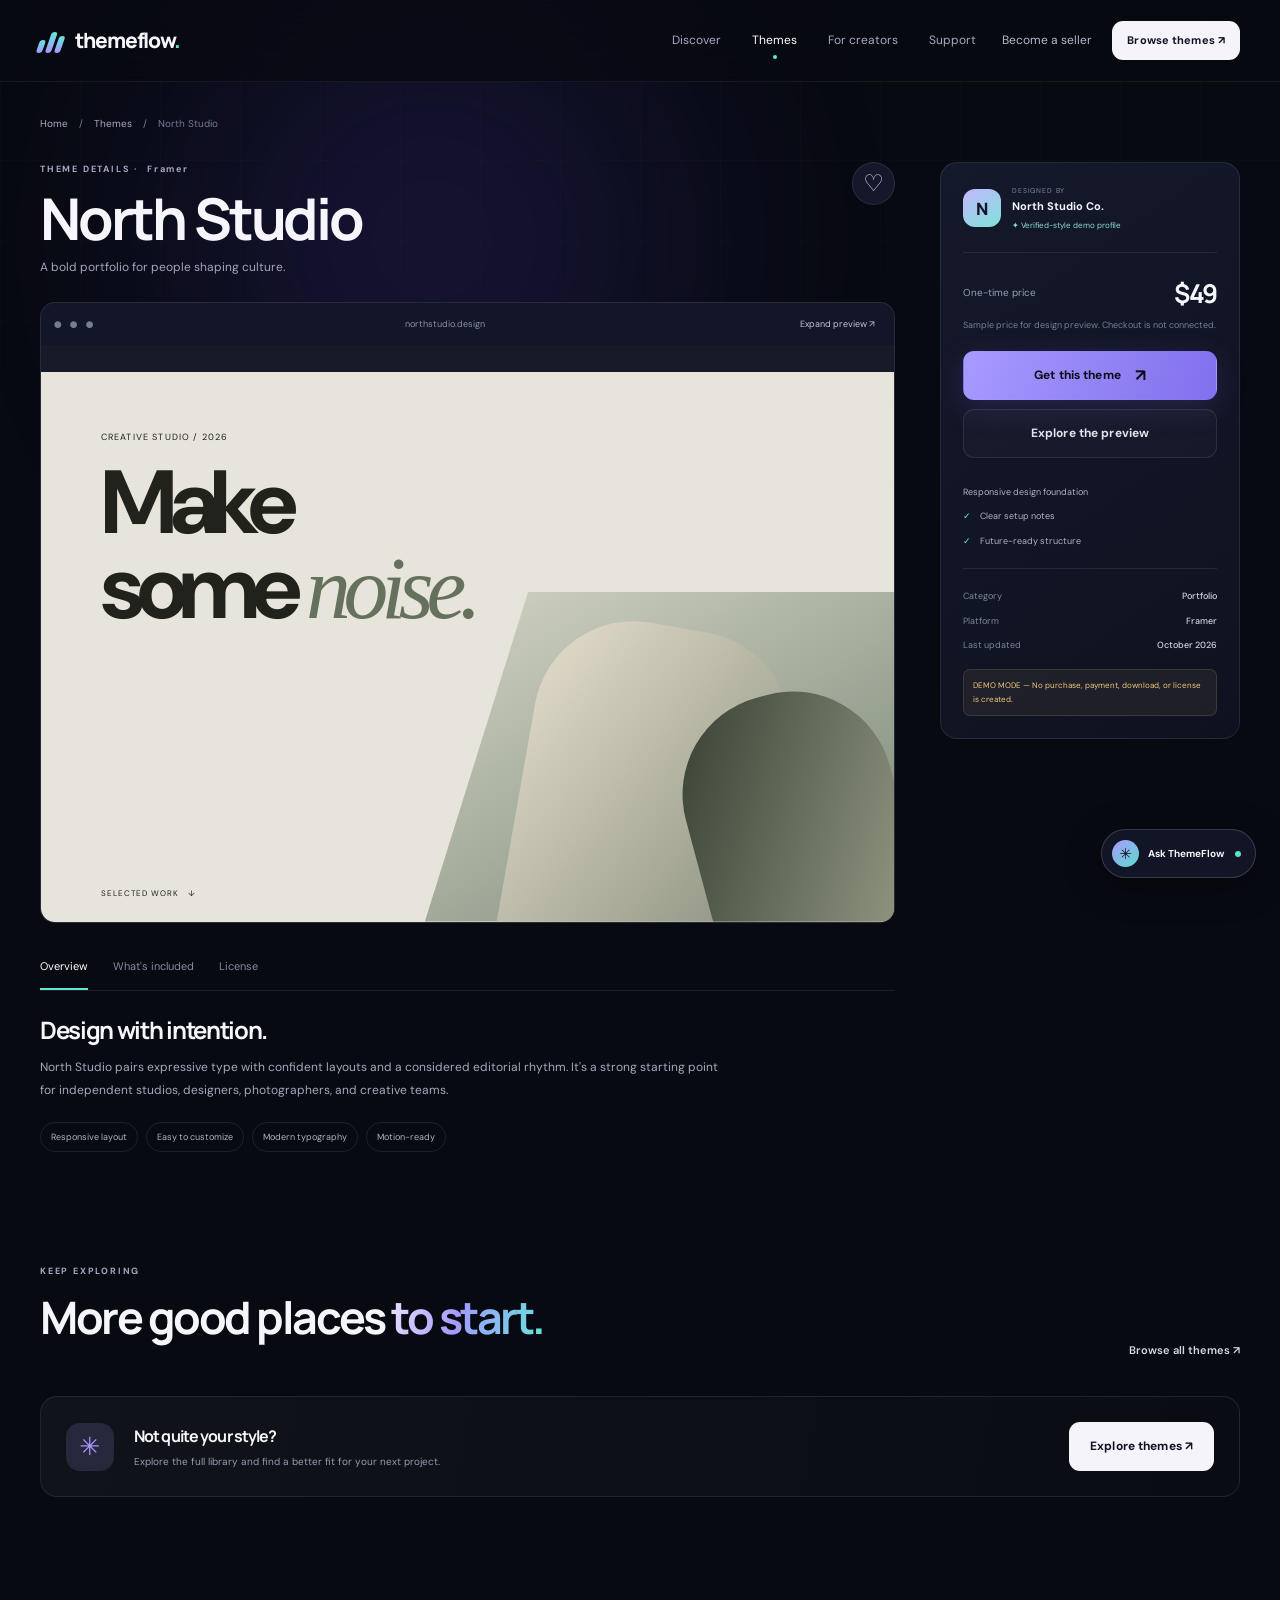
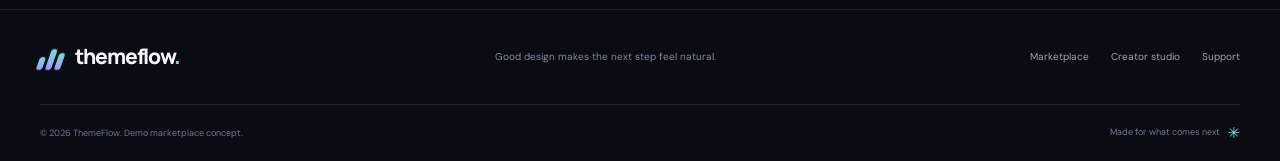
<file: ThemeFlow-Premium-Marketplace/ThemeFlow-Premium-Marketplace/product.html>
<!doctype html>
<html lang="en">
<head><meta charset="utf-8"><meta name="viewport" content="width=device-width, initial-scale=1"><meta name="theme-color" content="#080a12"><title>Theme Details — ThemeFlow</title><link rel="icon" href="assets/images/favicon.svg" type="image/svg+xml"><link rel="preconnect" href="https://fonts.googleapis.com"><link rel="preconnect" href="https://fonts.gstatic.com" crossorigin><link href="https://fonts.googleapis.com/css2?family=DM+Sans:wght@400;500;600;700&family=Manrope:wght@400;500;600;700;800&display=swap" rel="stylesheet"><link rel="stylesheet" href="assets/css/style.css"></head>
<body><div class="ambient ambient-one"></div><header class="site-header"><a class="brand" href="index.html"><span class="brand-mark"><i></i><i></i><i></i></span><span>themeflow<span class="brand-dot">.</span></span></a><button class="menu-toggle" aria-label="Open navigation" aria-expanded="false"><span></span><span></span></button><nav class="main-nav"><a href="index.html">Discover</a><a class="active" href="themes.html">Themes</a><a href="seller.html">For creators</a><a href="support.html">Support</a></nav><div class="header-actions"><a class="text-link" href="seller.html">Become a seller</a><a class="button button-small button-light" href="themes.html">Browse themes ↗</a></div></header>
<main><section class="product-top section-wrap"><div class="breadcrumbs"><a href="index.html">Home</a><span>/</span><a href="themes.html">Themes</a><span>/</span><span id="crumb-name">North Studio</span></div><div class="product-layout"><div class="product-main"><div class="product-heading"><div><div class="eyebrow">THEME DETAILS · <span class="product-platform">FRAMER</span></div><h1 id="product-title">North Studio</h1><p id="product-subtitle">A bold portfolio for people shaping culture.</p></div><button class="wishlist-button" id="wishlist-button" aria-pressed="false" aria-label="Save theme to wishlist">♡</button></div><div class="product-preview-frame" id="product-preview"><div class="preview-toolbar"><span>● ● ●</span><span id="preview-url">northstudio.design</span><button id="preview-mode">Expand preview ↗</button></div><div class="theme-image theme-north product-preview-image"><div class="north-preview"><small>CREATIVE STUDIO / 2026</small><strong>Make<br>some <i>noise.</i></strong><div class="north-photo"></div><span class="preview-bottom">SELECTED WORK &nbsp; ↓</span></div></div></div><div class="product-tabs"><button class="product-tab active" data-tab="overview">Overview</button><button class="product-tab" data-tab="features">What's included</button><button class="product-tab" data-tab="license">License</button></div><div class="tab-panel" id="tab-overview"><h2>Design with intention.</h2><p id="overview-copy">North Studio pairs expressive type with confident layouts and a considered editorial rhythm. It's a strong starting point for independent studios, designers, photographers, and creative teams.</p><div class="feature-pills"><span>Responsive layout</span><span>Easy to customize</span><span>Modern typography</span><span>Motion-ready</span></div></div><div class="tab-panel" id="tab-features" hidden><h2>Everything to get started.</h2><ul class="detail-list"><li><span>✓</span> Full page layout and reusable sections</li><li><span>✓</span> Responsive desktop, tablet, and mobile design</li><li><span>✓</span> Style guide and customization notes</li><li><span>✓</span> Creator support details (demo listing)</li></ul></div><div class="tab-panel" id="tab-license" hidden><h2>Clear, simple licensing.</h2><p>This demo listing shows a sample license summary only. Before real sales, publish a reviewed license that defines personal/commercial use, project limits, redistribution, and update terms.</p></div></div><aside class="purchase-card"><div class="purchase-top"><span class="creator-avatar">N</span><div><small>DESIGNED BY</small><strong id="creator-name">North Studio Co.</strong><span class="creator-verified">✦ Verified-style demo profile</span></div></div><div class="purchase-price"><span>One-time price</span><strong id="product-price">$49</strong></div><div class="purchase-note">Sample price for design preview. Checkout is not connected.</div><button class="button button-primary button-wide" id="demo-buy">Get this theme <span>↗</span></button><button class="button button-ghost button-wide" id="preview-scroll">Explore the preview</button><div class="purchase-perks"><span>✓</span> Responsive design foundation<div><span>✓</span> Clear setup notes</div><div><span>✓</span> Future-ready structure</div></div><div class="purchase-divider"></div><div class="purchase-small"><span>Category</span><b id="product-category">Portfolio</b></div><div class="purchase-small"><span>Platform</span><b class="product-platform">Framer</b></div><div class="purchase-small"><span>Last updated</span><b>October 2026</b></div><p class="demo-warning">DEMO MODE — No purchase, payment, download, or license is created.</p></aside></div></section><section class="section-wrap section-space"><div class="section-heading"><div><div class="eyebrow">KEEP EXPLORING</div><h2>More good places <span class="gradient-text">to start.</span></h2></div><a class="arrow-link" href="themes.html">Browse all themes ↗</a></div><div class="related-card"><div class="related-symbol">✳</div><div><h3>Not quite your style?</h3><p>Explore the full library and find a better fit for your next project.</p></div><a class="button button-light" href="themes.html">Explore themes ↗</a></div></section></main>
<footer class="site-footer"><div class="section-wrap footer-main"><a class="brand" href="index.html"><span class="brand-mark"><i></i><i></i><i></i></span><span>themeflow<span class="brand-dot">.</span></span></a><p>Good design makes the next step feel natural.</p><div class="footer-links"><a href="themes.html">Marketplace</a><a href="seller.html">Creator studio</a><a href="support.html">Support</a></div></div><div class="section-wrap footer-bottom"><span>© 2026 ThemeFlow. Demo marketplace concept.</span><span>Made for what comes next <b>✳</b></span></div></footer>
<button class="chat-launcher" data-open-chat aria-label="Open customer support chat"><span class="chat-launcher-icon">✳</span><span>Ask ThemeFlow</span><i class="chat-status"></i></button><div class="chat-panel" id="chat-panel" aria-hidden="true"><div class="chat-head"><div class="chat-agent"><span class="agent-avatar">✳</span><div><b>ThemeFlow assistant</b><small><i></i> Demo assistant</small></div></div><button class="chat-close" aria-label="Close chat">×</button></div><div class="chat-messages" id="chat-messages"><div class="chat-date">TODAY</div><div class="chat-bubble bot">Questions about a theme? I can explain the demo features, pricing display, and how to get started.</div></div><form class="chat-form" id="chat-form"><input id="chat-input" placeholder="Ask a question..." autocomplete="off" aria-label="Your message"><button type="submit" aria-label="Send message">↑</button></form><div class="chat-disclaimer">Demo chat · No live AI connected</div></div><script src="assets/js/app.js"></script></body></html>
</file>
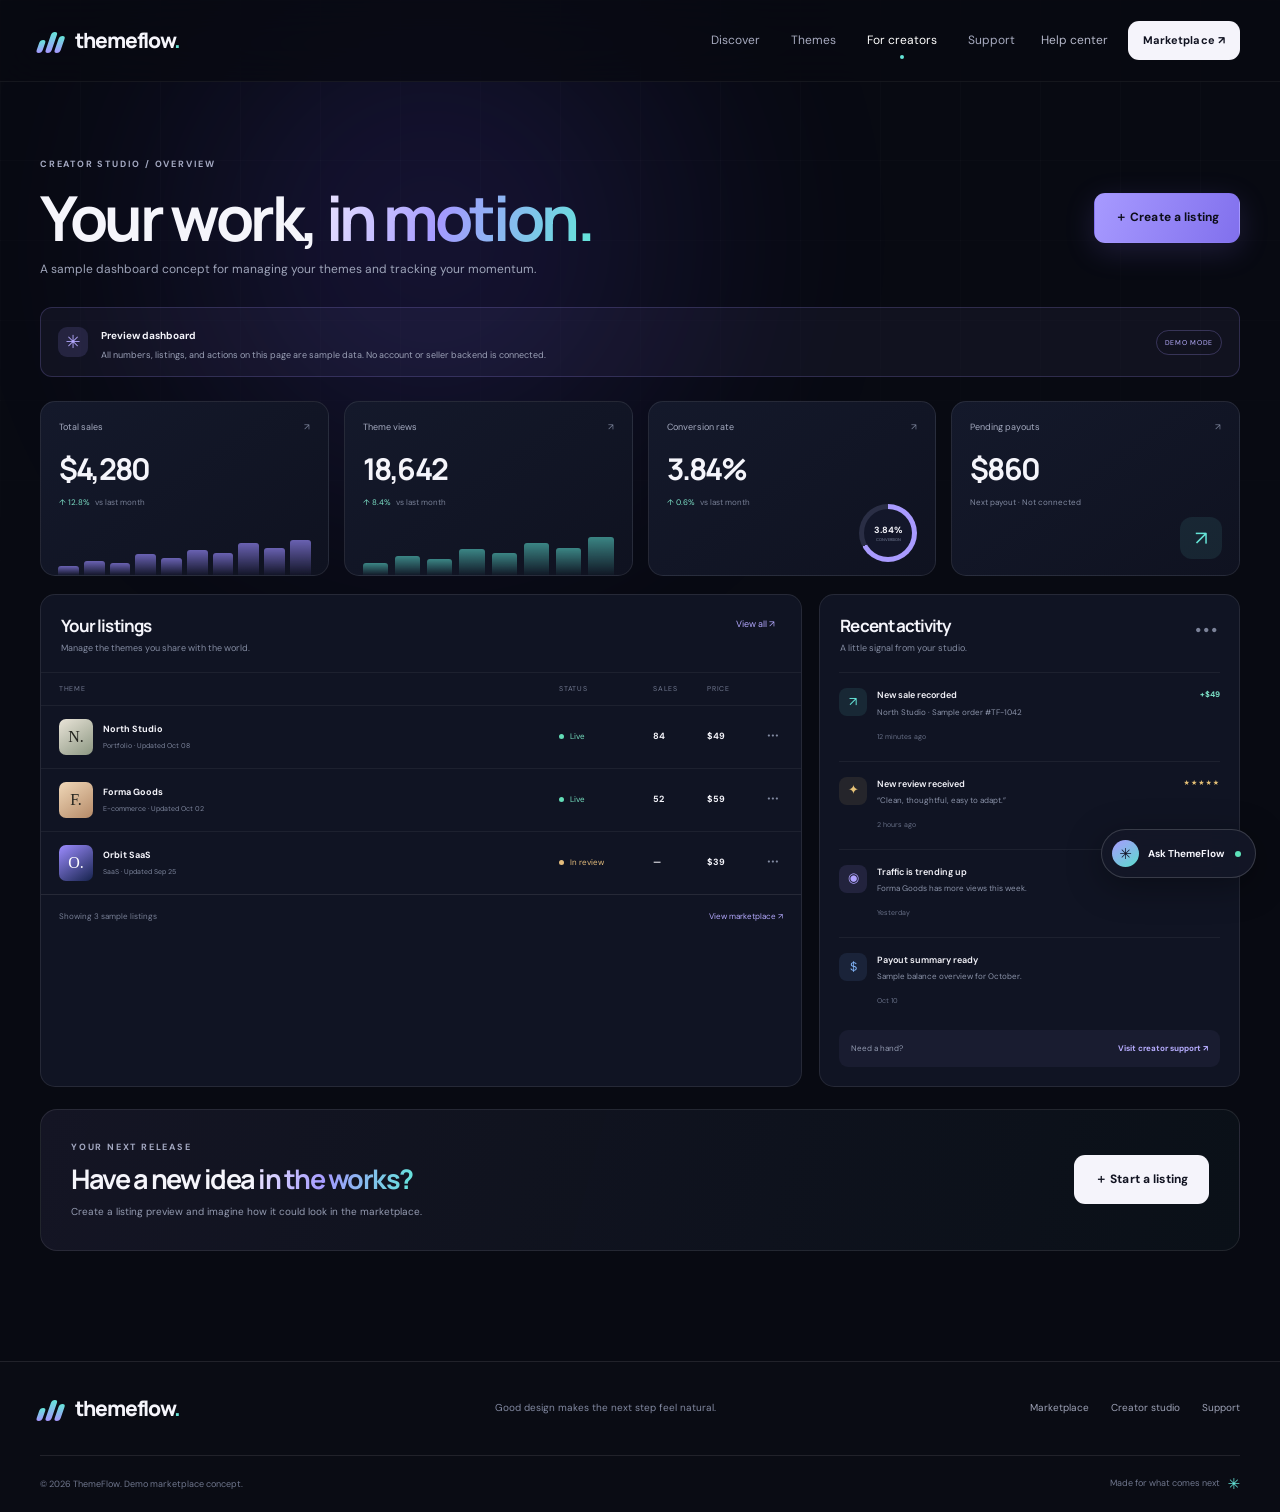
<file: ThemeFlow-Premium-Marketplace/ThemeFlow-Premium-Marketplace/seller.html>
<!doctype html>
<html lang="en">
<head><meta charset="utf-8"><meta name="viewport" content="width=device-width, initial-scale=1"><meta name="theme-color" content="#080a12"><title>Creator Studio — ThemeFlow</title><link rel="icon" href="assets/images/favicon.svg" type="image/svg+xml"><link rel="preconnect" href="https://fonts.googleapis.com"><link rel="preconnect" href="https://fonts.gstatic.com" crossorigin><link href="https://fonts.googleapis.com/css2?family=DM+Sans:wght@400;500;600;700&family=Manrope:wght@400;500;600;700;800&display=swap" rel="stylesheet"><link rel="stylesheet" href="assets/css/style.css"></head>
<body><div class="ambient ambient-one"></div><header class="site-header"><a class="brand" href="index.html"><span class="brand-mark"><i></i><i></i><i></i></span><span>themeflow<span class="brand-dot">.</span></span></a><button class="menu-toggle" aria-label="Open navigation" aria-expanded="false"><span></span><span></span></button><nav class="main-nav"><a href="index.html">Discover</a><a href="themes.html">Themes</a><a class="active" href="seller.html">For creators</a><a href="support.html">Support</a></nav><div class="header-actions"><a class="text-link" href="support.html">Help center</a><a class="button button-small button-light" href="themes.html">Marketplace ↗</a></div></header>
<main class="dashboard-page section-wrap"><div class="dashboard-welcome reveal"><div><div class="eyebrow">CREATOR STUDIO / OVERVIEW</div><h1>Your work, <span class="gradient-text">in motion.</span></h1><p>A sample dashboard concept for managing your themes and tracking your momentum.</p></div><button class="button button-primary" id="new-listing">＋ Create a listing</button></div><div class="demo-banner"><span>✳</span><div><b>Preview dashboard</b><p>All numbers, listings, and actions on this page are sample data. No account or seller backend is connected.</p></div><span class="demo-pill">DEMO MODE</span></div><div class="dashboard-stats"><article class="stat-card reveal"><span>Total sales <i>↗</i></span><strong>$4,280</strong><small class="stat-up">↑ 12.8% <em>vs last month</em></small><div class="stat-sparkline"><i style="height:28%"></i><i style="height:42%"></i><i style="height:36%"></i><i style="height:61%"></i><i style="height:49%"></i><i style="height:72%"></i><i style="height:65%"></i><i style="height:92%"></i><i style="height:78%"></i><i style="height:100%"></i></div></article><article class="stat-card reveal"><span>Theme views <i>↗</i></span><strong>18,642</strong><small class="stat-up">↑ 8.4% <em>vs last month</em></small><div class="stat-bars"><i style="height:30%"></i><i style="height:47%"></i><i style="height:40%"></i><i style="height:63%"></i><i style="height:54%"></i><i style="height:76%"></i><i style="height:65%"></i><i style="height:92%"></i></div></article><article class="stat-card reveal"><span>Conversion rate <i>↗</i></span><strong>3.84%</strong><small class="stat-up">↑ 0.6% <em>vs last month</em></small><div class="conversion-ring"><div><b>3.84%</b><small>CONVERSION</small></div></div></article><article class="stat-card reveal"><span>Pending payouts <i>↗</i></span><strong>$860</strong><small class="stat-muted">Next payout · Not connected</small><div class="payout-icon">↗</div></article></div><section class="dashboard-content"><div class="dashboard-panel listings-panel reveal"><div class="panel-heading"><div><h2>Your listings</h2><p>Manage the themes you share with the world.</p></div><button class="subtle-button" id="manage-listings">View all ↗</button></div><div class="listing-table"><div class="listing-row listing-header"><span>THEME</span><span>STATUS</span><span>SALES</span><span>PRICE</span><span></span></div><div class="listing-row"><div class="listing-name"><span class="listing-thumb thumb-north">N.</span><span><b>North Studio</b><small>Portfolio · Updated Oct 08</small></span></div><span class="status-live"><i></i> Live</span><b>84</b><b>$49</b><button class="row-menu" aria-label="More options">···</button></div><div class="listing-row"><div class="listing-name"><span class="listing-thumb thumb-forma">F.</span><span><b>Forma Goods</b><small>E-commerce · Updated Oct 02</small></span></div><span class="status-live"><i></i> Live</span><b>52</b><b>$59</b><button class="row-menu" aria-label="More options">···</button></div><div class="listing-row"><div class="listing-name"><span class="listing-thumb thumb-orbit">O.</span><span><b>Orbit SaaS</b><small>SaaS · Updated Sep 25</small></span></div><span class="status-review"><i></i> In review</span><b>—</b><b>$39</b><button class="row-menu" aria-label="More options">···</button></div></div><div class="table-foot"><span>Showing 3 sample listings</span><a href="themes.html">View marketplace ↗</a></div></div><div class="dashboard-panel activity-panel reveal"><div class="panel-heading"><div><h2>Recent activity</h2><p>A little signal from your studio.</p></div><span class="activity-dots">•••</span></div><div class="activity-list"><div class="activity-item"><span class="activity-icon activity-sale">↗</span><div><b>New sale recorded</b><p>North Studio · Sample order #TF-1042</p><small>12 minutes ago</small></div><strong>+$49</strong></div><div class="activity-item"><span class="activity-icon activity-review">✦</span><div><b>New review received</b><p>“Clean, thoughtful, easy to adapt.”</p><small>2 hours ago</small></div><strong>★★★★★</strong></div><div class="activity-item"><span class="activity-icon activity-view">◉</span><div><b>Traffic is trending up</b><p>Forma Goods has more views this week.</p><small>Yesterday</small></div></div><div class="activity-item"><span class="activity-icon activity-payout">＄</span><div><b>Payout summary ready</b><p>Sample balance overview for October.</p><small>Oct 10</small></div></div></div><a class="support-inline" href="support.html"><span>Need a hand?</span><b>Visit creator support ↗</b></a></div></section><section class="creator-cta reveal"><div><div class="eyebrow">YOUR NEXT RELEASE</div><h2>Have a new idea <span class="gradient-text">in the works?</span></h2><p>Create a listing preview and imagine how it could look in the marketplace.</p></div><button class="button button-light" id="new-listing-bottom">＋ Start a listing</button></section></main>
<footer class="site-footer"><div class="section-wrap footer-main"><a class="brand" href="index.html"><span class="brand-mark"><i></i><i></i><i></i></span><span>themeflow<span class="brand-dot">.</span></span></a><p>Good design makes the next step feel natural.</p><div class="footer-links"><a href="themes.html">Marketplace</a><a href="seller.html">Creator studio</a><a href="support.html">Support</a></div></div><div class="section-wrap footer-bottom"><span>© 2026 ThemeFlow. Demo marketplace concept.</span><span>Made for what comes next <b>✳</b></span></div></footer>
<div class="modal-backdrop" id="listing-modal" hidden><div class="modal-card" role="dialog" aria-modal="true" aria-labelledby="listing-modal-title"><button class="modal-close" id="modal-close" aria-label="Close">×</button><div class="eyebrow">NEW LISTING / DEMO</div><h2 id="listing-modal-title">Show us what you made.</h2><p>Draft a sample listing. This form won't publish or save a real theme.</p><form id="listing-form"><label>Theme name<input required name="themeName" placeholder="e.g. Studio North"></label><label>Category<select name="category"><option>Portfolio</option><option>E-commerce</option><option>SaaS</option><option>Agency</option></select></label><label>Sample price (USD)<input name="price" type="number" min="0" placeholder="49" required></label><button class="button button-primary button-wide" type="submit">Preview listing ↗</button></form><div class="modal-note">Demo only · No account, database, or publishing service connected.</div></div></div>
<button class="chat-launcher" data-open-chat aria-label="Open customer support chat"><span class="chat-launcher-icon">✳</span><span>Ask ThemeFlow</span><i class="chat-status"></i></button><div class="chat-panel" id="chat-panel" aria-hidden="true"><div class="chat-head"><div class="chat-agent"><span class="agent-avatar">✳</span><div><b>ThemeFlow assistant</b><small><i></i> Creator support · Demo</small></div></div><button class="chat-close" aria-label="Close chat">×</button></div><div class="chat-messages" id="chat-messages"><div class="chat-date">TODAY</div><div class="chat-bubble bot">Welcome to Creator Studio. I can explain listings, demo payouts, and what you'd need to launch a real seller account.</div><div class="quick-replies"><button data-reply="How do I create a listing?">Create a listing</button><button data-reply="How do payouts work?">Payouts</button></div></div><form class="chat-form" id="chat-form"><input id="chat-input" placeholder="Ask a question..." autocomplete="off" aria-label="Your message"><button type="submit" aria-label="Send message">↑</button></form><div class="chat-disclaimer">Demo chat · No live AI connected</div></div><script src="assets/js/app.js"></script></body></html>
</file>
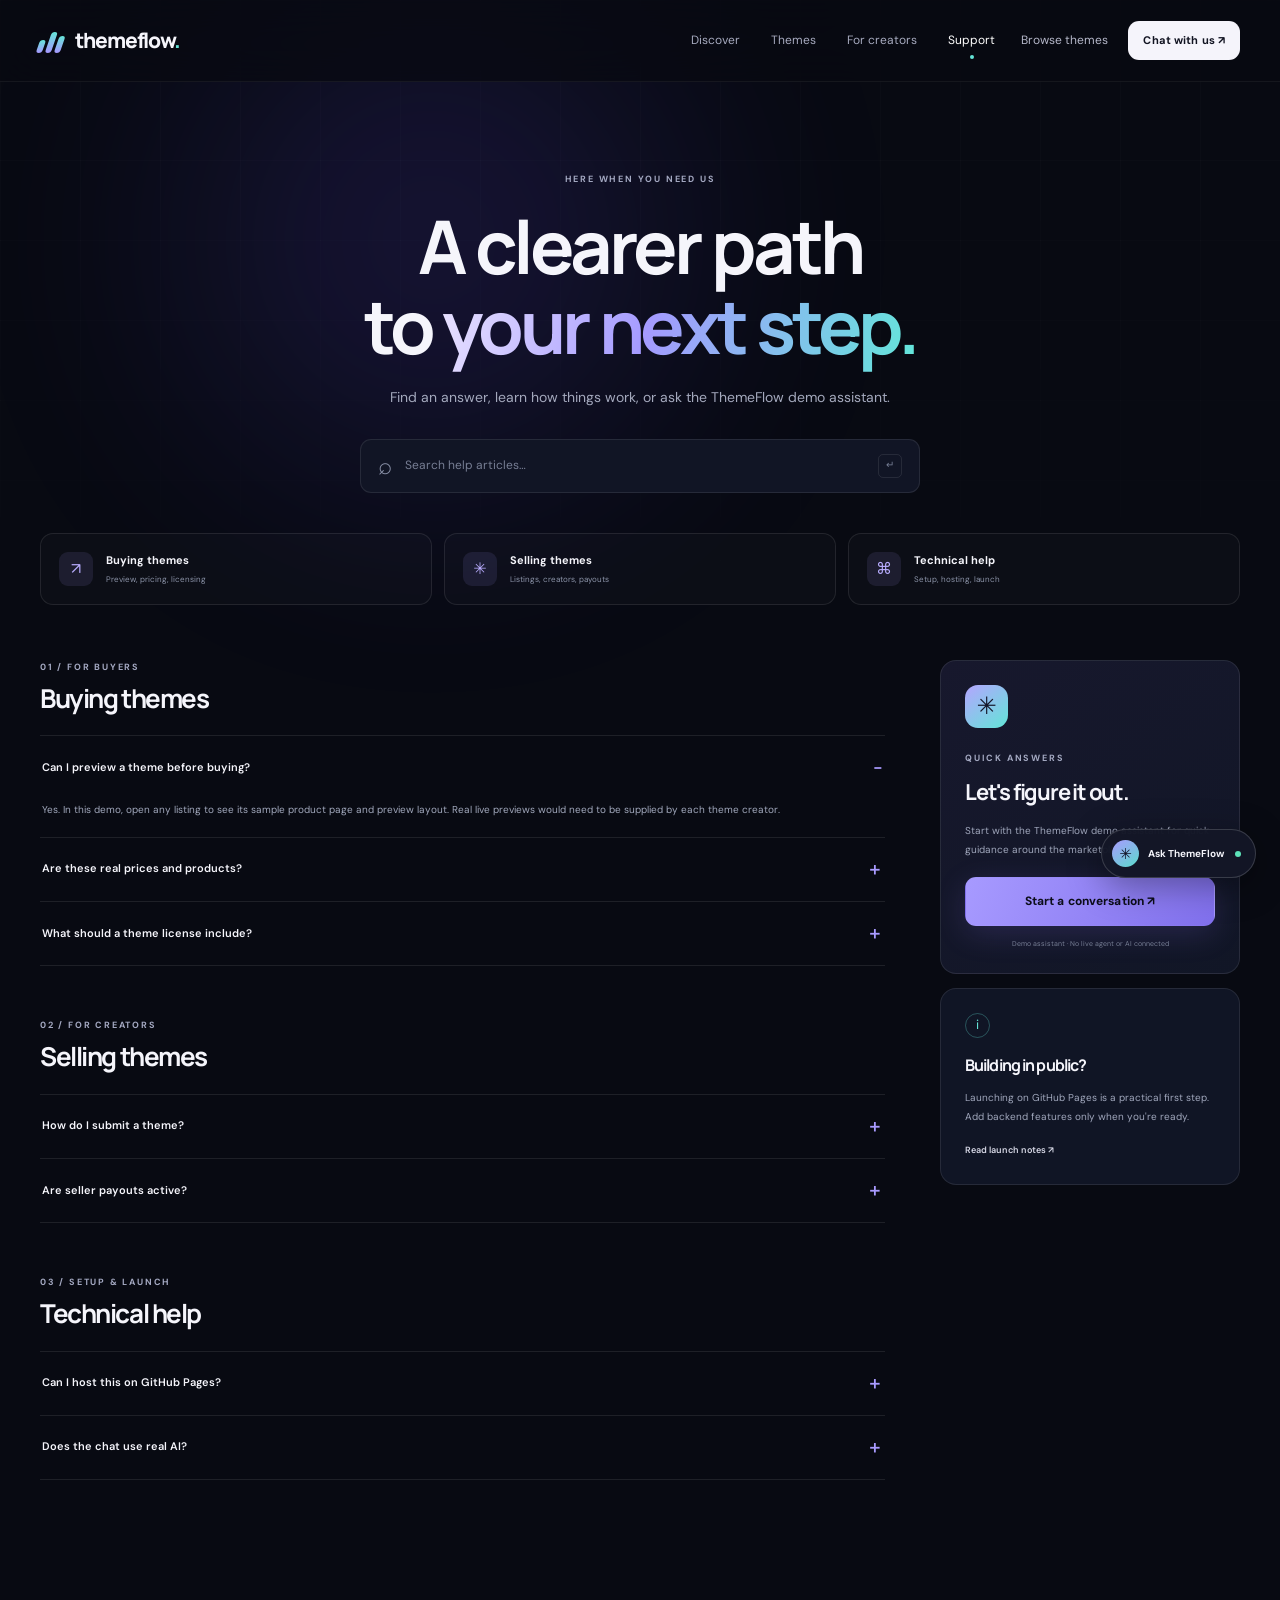
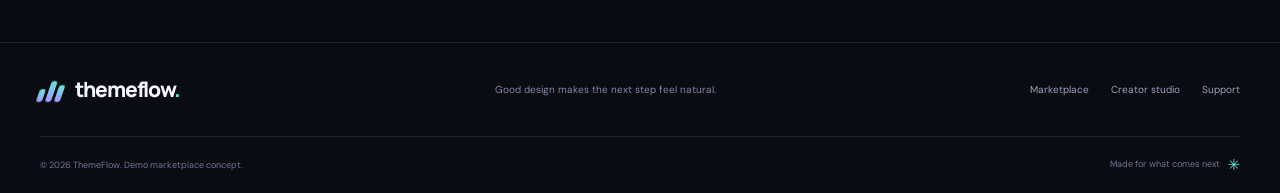
<file: ThemeFlow-Premium-Marketplace/ThemeFlow-Premium-Marketplace/support.html>
<!doctype html>
<html lang="en">
<head><meta charset="utf-8"><meta name="viewport" content="width=device-width, initial-scale=1"><meta name="theme-color" content="#080a12"><title>Support Center — ThemeFlow</title><link rel="icon" href="assets/images/favicon.svg" type="image/svg+xml"><link rel="preconnect" href="https://fonts.googleapis.com"><link rel="preconnect" href="https://fonts.gstatic.com" crossorigin><link href="https://fonts.googleapis.com/css2?family=DM+Sans:wght@400;500;600;700&family=Manrope:wght@400;500;600;700;800&display=swap" rel="stylesheet"><link rel="stylesheet" href="assets/css/style.css"></head>
<body><div class="ambient ambient-one"></div><header class="site-header"><a class="brand" href="index.html"><span class="brand-mark"><i></i><i></i><i></i></span><span>themeflow<span class="brand-dot">.</span></span></a><button class="menu-toggle" aria-label="Open navigation" aria-expanded="false"><span></span><span></span></button><nav class="main-nav"><a href="index.html">Discover</a><a href="themes.html">Themes</a><a href="seller.html">For creators</a><a class="active" href="support.html">Support</a></nav><div class="header-actions"><a class="text-link" href="themes.html">Browse themes</a><a class="button button-small button-light" href="#" data-open-chat>Chat with us ↗</a></div></header>
<main><section class="support-hero section-wrap"><div class="eyebrow reveal">HERE WHEN YOU NEED US</div><h1 class="reveal">A clearer path<br>to <span class="gradient-text">your next step.</span></h1><p class="page-lead reveal">Find an answer, learn how things work, or ask the ThemeFlow demo assistant.</p><label class="support-search reveal"><span>⌕</span><input id="faq-search" type="search" placeholder="Search help articles…" aria-label="Search help articles"><kbd>↵</kbd></label><div class="support-categories reveal"><a href="#buying"><span>↗</span><b>Buying themes</b><small>Preview, pricing, licensing</small></a><a href="#selling"><span>✳</span><b>Selling themes</b><small>Listings, creators, payouts</small></a><a href="#technical"><span>⌘</span><b>Technical help</b><small>Setup, hosting, launch</small></a></div></section>
<section class="section-wrap support-content"><div class="support-main"><div class="support-section reveal" id="buying"><div class="eyebrow">01 / FOR BUYERS</div><h2>Buying themes</h2><div class="accordion"><article class="accordion-item"><button aria-expanded="true"><span>Can I preview a theme before buying?</span><i>−</i></button><div class="accordion-body"><p>Yes. In this demo, open any listing to see its sample product page and preview layout. Real live previews would need to be supplied by each theme creator.</p></div></article><article class="accordion-item"><button aria-expanded="false"><span>Are these real prices and products?</span><i>＋</i></button><div class="accordion-body" hidden><p>No. The products, ratings, creator profiles, and prices are illustrative demo content. No payment or product delivery is enabled.</p></div></article><article class="accordion-item"><button aria-expanded="false"><span>What should a theme license include?</span><i>＋</i></button><div class="accordion-body" hidden><p>A real listing should clearly explain personal and commercial use, the number of permitted projects, redistribution restrictions, updates, and support terms.</p></div></article></div></div><div class="support-section reveal" id="selling"><div class="eyebrow">02 / FOR CREATORS</div><h2>Selling themes</h2><div class="accordion"><article class="accordion-item"><button aria-expanded="false"><span>How do I submit a theme?</span><i>＋</i></button><div class="accordion-body" hidden><p>Use the sample Creator Studio to preview a listing form. Real submission requires accounts, file storage, moderation, and a database.</p></div></article><article class="accordion-item"><button aria-expanded="false"><span>Are seller payouts active?</span><i>＋</i></button><div class="accordion-body" hidden><p>No. Dashboard metrics and payouts are sample data only. Real payouts need a payment provider, identity checks where required, and a secure backend.</p></div></article></div></div><div class="support-section reveal" id="technical"><div class="eyebrow">03 / SETUP & LAUNCH</div><h2>Technical help</h2><div class="accordion"><article class="accordion-item"><button aria-expanded="false"><span>Can I host this on GitHub Pages?</span><i>＋</i></button><div class="accordion-body" hidden><p>Yes. This project is a static HTML, CSS, and JavaScript site. Upload the files to a GitHub repository, enable Pages from the main branch, and use the provided github.io address. No custom domain is required.</p></div></article><article class="accordion-item"><button aria-expanded="false"><span>Does the chat use real AI?</span><i>＋</i></button><div class="accordion-body" hidden><p>No. The chat is a scripted front-end demo. Never put private API keys in browser JavaScript. A real AI assistant must call a secure backend that keeps keys private.</p></div></article></div></div></div><aside class="support-aside reveal"><div class="support-card"><span class="support-orb">✳</span><div class="eyebrow">QUICK ANSWERS</div><h3>Let's figure it out.</h3><p>Start with the ThemeFlow demo assistant for quick guidance around the marketplace.</p><button class="button button-primary button-wide" data-open-chat>Start a conversation ↗</button><small>Demo assistant · No live agent or AI connected</small></div><div class="support-card support-note"><span class="note-icon">i</span><h3>Building in public?</h3><p>Launching on GitHub Pages is a practical first step. Add backend features only when you're ready.</p><a class="arrow-link" href="README.md">Read launch notes ↗</a></div></aside></section></main>
<footer class="site-footer"><div class="section-wrap footer-main"><a class="brand" href="index.html"><span class="brand-mark"><i></i><i></i><i></i></span><span>themeflow<span class="brand-dot">.</span></span></a><p>Good design makes the next step feel natural.</p><div class="footer-links"><a href="themes.html">Marketplace</a><a href="seller.html">Creator studio</a><a href="support.html">Support</a></div></div><div class="section-wrap footer-bottom"><span>© 2026 ThemeFlow. Demo marketplace concept.</span><span>Made for what comes next <b>✳</b></span></div></footer>
<button class="chat-launcher" data-open-chat aria-label="Open customer support chat"><span class="chat-launcher-icon">✳</span><span>Ask ThemeFlow</span><i class="chat-status"></i></button><div class="chat-panel" id="chat-panel" aria-hidden="true"><div class="chat-head"><div class="chat-agent"><span class="agent-avatar">✳</span><div><b>ThemeFlow assistant</b><small><i></i> Demo assistant</small></div></div><button class="chat-close" aria-label="Close chat">×</button></div><div class="chat-messages" id="chat-messages"><div class="chat-date">TODAY</div><div class="chat-bubble bot">Hi! Search the FAQs or tell me what's on your mind. I'll give you a helpful demo answer.</div><div class="quick-replies"><button data-reply="How do I publish on GitHub Pages?">GitHub Pages</button><button data-reply="Does the chat use real AI?">AI chat</button></div></div><form class="chat-form" id="chat-form"><input id="chat-input" placeholder="Ask a question..." autocomplete="off" aria-label="Your message"><button type="submit" aria-label="Send message">↑</button></form><div class="chat-disclaimer">Demo chat · No live AI connected</div></div><script src="assets/js/app.js"></script></body></html>
</file>
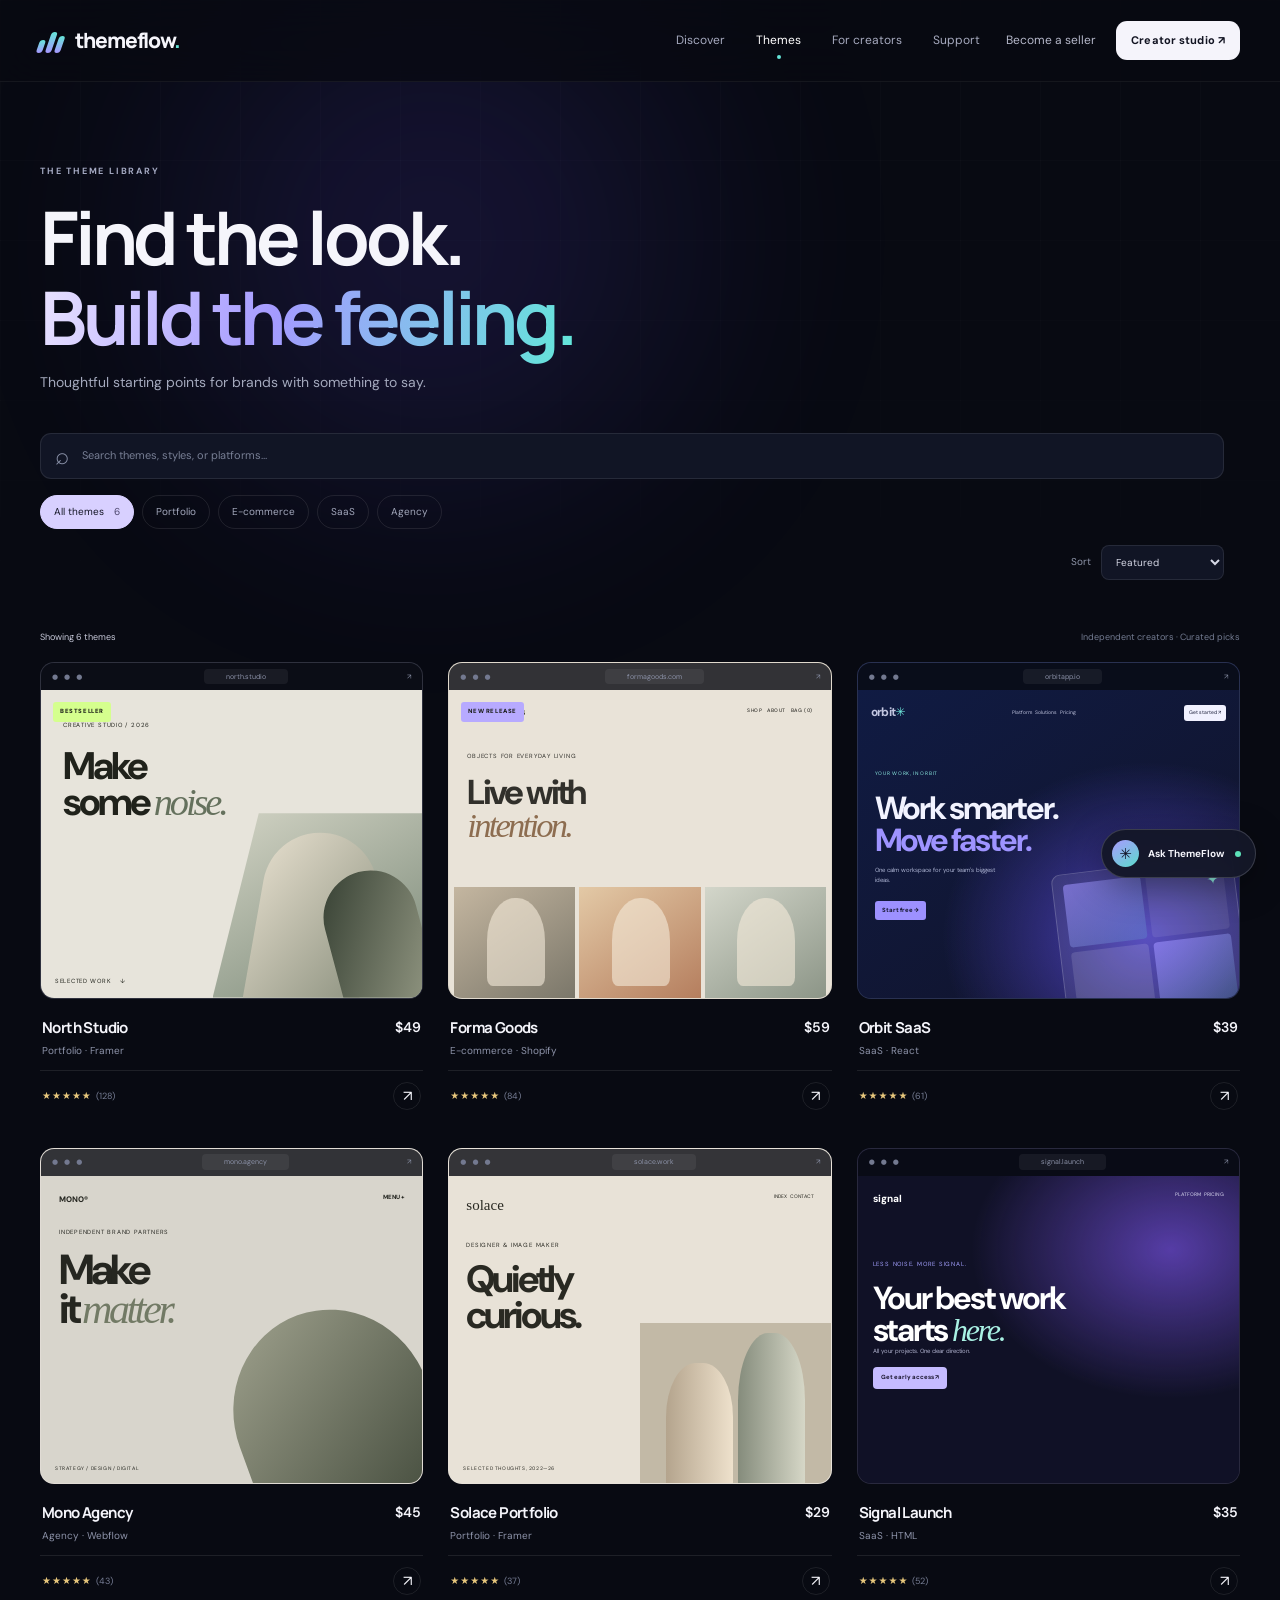
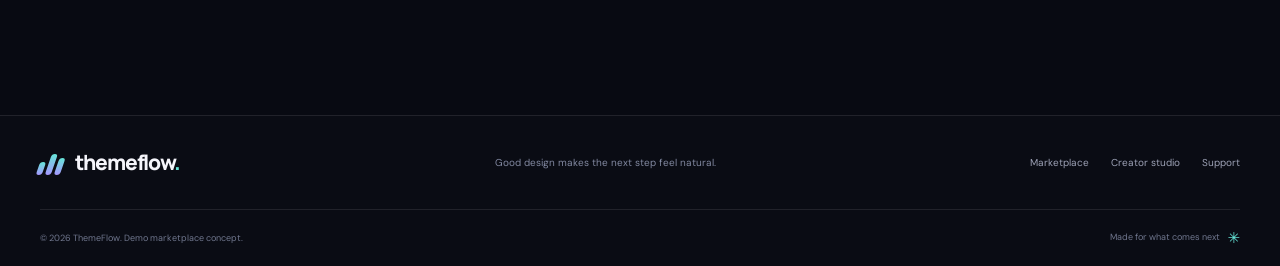
<file: ThemeFlow-Premium-Marketplace/ThemeFlow-Premium-Marketplace/themes.html>
<!doctype html>
<html lang="en">
<head><meta charset="utf-8"><meta name="viewport" content="width=device-width, initial-scale=1"><meta name="theme-color" content="#080a12"><title>Explore Themes — ThemeFlow</title><link rel="icon" href="assets/images/favicon.svg" type="image/svg+xml"><link rel="preconnect" href="https://fonts.googleapis.com"><link rel="preconnect" href="https://fonts.gstatic.com" crossorigin><link href="https://fonts.googleapis.com/css2?family=DM+Sans:wght@400;500;600;700&family=Manrope:wght@400;500;600;700;800&display=swap" rel="stylesheet"><link rel="stylesheet" href="assets/css/style.css"></head>
<body><div class="ambient ambient-one"></div><header class="site-header"><a class="brand" href="index.html"><span class="brand-mark"><i></i><i></i><i></i></span><span>themeflow<span class="brand-dot">.</span></span></a><button class="menu-toggle" aria-label="Open navigation" aria-expanded="false"><span></span><span></span></button><nav class="main-nav"><a href="index.html">Discover</a><a class="active" href="themes.html">Themes</a><a href="seller.html">For creators</a><a href="support.html">Support</a></nav><div class="header-actions"><a class="text-link" href="seller.html">Become a seller</a><a class="button button-small button-light" href="seller.html">Creator studio ↗</a></div></header>
<main><section class="page-hero section-wrap"><div class="eyebrow reveal">THE THEME LIBRARY</div><h1 class="reveal">Find the look.<br><span class="gradient-text">Build the feeling.</span></h1><p class="page-lead reveal">Thoughtful starting points for brands with something to say.</p><div class="catalog-toolbar reveal"><label class="search-box"><span>⌕</span><input id="theme-search" type="search" placeholder="Search themes, styles, or platforms…" aria-label="Search themes"></label><div class="filter-chips" id="filter-chips"><button class="filter-chip active" data-filter="all">All themes <span>6</span></button><button class="filter-chip" data-filter="portfolio">Portfolio</button><button class="filter-chip" data-filter="ecommerce">E-commerce</button><button class="filter-chip" data-filter="saas">SaaS</button><button class="filter-chip" data-filter="agency">Agency</button></div><label class="sort-select"><span>Sort</span><select id="theme-sort" aria-label="Sort themes"><option value="featured">Featured</option><option value="low">Price: low to high</option><option value="high">Price: high to low</option></select></label></div></section>
<section class="section-wrap catalog-section"><div class="catalog-results"><span id="result-count">Showing 6 themes</span><span>Independent creators · Curated picks</span></div><div class="theme-grid catalog-grid" id="theme-grid">
<article class="theme-card reveal" data-category="portfolio" data-name="North Studio" data-price="49"><a class="theme-image theme-north" href="product.html?theme=north"><div class="mini-browser"><span>● ● ●</span><span>north.studio</span><span>↗</span></div><div class="north-preview"><small>CREATIVE STUDIO / 2026</small><strong>Make<br>some <i>noise.</i></strong><div class="north-photo"></div><span class="preview-bottom">SELECTED WORK &nbsp; ↓</span></div><span class="image-badge">BESTSELLER</span></a><div class="theme-meta"><div><h3>North Studio</h3><p>Portfolio · Framer</p></div><strong>$49</strong></div><div class="theme-card-foot"><div class="rating">★★★★★ <span>(128)</span></div><a href="product.html?theme=north" class="icon-link">↗</a></div></article>
<article class="theme-card reveal" data-category="ecommerce" data-name="Forma Goods" data-price="59"><a class="theme-image theme-forma" href="product.html?theme=forma"><div class="mini-browser"><span>● ● ●</span><span>formagoods.com</span><span>↗</span></div><div class="forma-preview"><div class="forma-nav">FORMA GOODS <span>SHOP&nbsp;&nbsp; ABOUT&nbsp;&nbsp; BAG (0)</span></div><small>OBJECTS FOR EVERYDAY LIVING</small><strong>Live with<br><em>intention.</em></strong><div class="forma-products"><i></i><i></i><i></i></div></div><span class="image-badge badge-new">NEW RELEASE</span></a><div class="theme-meta"><div><h3>Forma Goods</h3><p>E-commerce · Shopify</p></div><strong>$59</strong></div><div class="theme-card-foot"><div class="rating">★★★★★ <span>(84)</span></div><a href="product.html?theme=forma" class="icon-link">↗</a></div></article>
<article class="theme-card reveal" data-category="saas" data-name="Orbit SaaS" data-price="39"><a class="theme-image theme-orbit" href="product.html?theme=orbit"><div class="mini-browser"><span>● ● ●</span><span>orbitapp.io</span><span>↗</span></div><div class="orbit-preview"><div class="orbit-nav"><b>orbit<span>✳</span></b><span>Platform&nbsp;&nbsp; Solutions&nbsp;&nbsp; Pricing</span><i>Get started ↗</i></div><div class="orbit-copy"><small>YOUR WORK, IN ORBIT</small><strong>Work smarter.<br><span>Move faster.</span></strong><p>One calm workspace for your team's biggest ideas.</p><b class="orbit-cta">Start free →</b></div><div class="orbit-ui"><div></div><div></div><div></div><div></div><span>✦</span></div></div></a><div class="theme-meta"><div><h3>Orbit SaaS</h3><p>SaaS · React</p></div><strong>$39</strong></div><div class="theme-card-foot"><div class="rating">★★★★★ <span>(61)</span></div><a href="product.html?theme=orbit" class="icon-link">↗</a></div></article>
<article class="theme-card reveal" data-category="agency" data-name="Mono Agency" data-price="45"><a class="theme-image theme-mono" href="product.html?theme=mono"><div class="mini-browser"><span>● ● ●</span><span>mono.agency</span><span>↗</span></div><div class="mono-preview"><div class="mono-nav">MONO® <span>MENU +</span></div><small>INDEPENDENT BRAND PARTNERS</small><strong>Make<br>it <i>matter.</i></strong><div class="mono-shape"></div><span class="mono-caption">STRATEGY / DESIGN / DIGITAL</span></div></a><div class="theme-meta"><div><h3>Mono Agency</h3><p>Agency · Webflow</p></div><strong>$45</strong></div><div class="theme-card-foot"><div class="rating">★★★★★ <span>(43)</span></div><a href="product.html?theme=mono" class="icon-link">↗</a></div></article>
<article class="theme-card reveal" data-category="portfolio" data-name="Solace Portfolio" data-price="29"><a class="theme-image theme-solace" href="product.html?theme=solace"><div class="mini-browser"><span>● ● ●</span><span>solace.work</span><span>↗</span></div><div class="solace-preview"><div class="solace-nav">solace<span>INDEX&nbsp;&nbsp; CONTACT</span></div><small>DESIGNER & IMAGE MAKER</small><strong>Quietly<br>curious.</strong><div class="solace-art"><i></i><i></i></div><span class="solace-caption">SELECTED THOUGHTS, 2022—26</span></div></a><div class="theme-meta"><div><h3>Solace Portfolio</h3><p>Portfolio · Framer</p></div><strong>$29</strong></div><div class="theme-card-foot"><div class="rating">★★★★★ <span>(37)</span></div><a href="product.html?theme=solace" class="icon-link">↗</a></div></article>
<article class="theme-card reveal" data-category="saas" data-name="Signal Launch" data-price="35"><a class="theme-image theme-signal" href="product.html?theme=signal"><div class="mini-browser"><span>● ● ●</span><span>signal.launch</span><span>↗</span></div><div class="signal-preview"><div class="signal-nav">signal<span>PLATFORM&nbsp;&nbsp; PRICING</span></div><div class="signal-content"><small>LESS NOISE. MORE SIGNAL.</small><strong>Your best work<br>starts <i>here.</i></strong><p>All your projects. One clear direction.</p><b>Get early access ↗</b></div><div class="signal-glow"></div></div></a><div class="theme-meta"><div><h3>Signal Launch</h3><p>SaaS · HTML</p></div><strong>$35</strong></div><div class="theme-card-foot"><div class="rating">★★★★★ <span>(52)</span></div><a href="product.html?theme=signal" class="icon-link">↗</a></div></article>
</div><div class="empty-state" id="empty-state" hidden><span>⌕</span><h3>No themes found</h3><p>Try another keyword or category.</p><button class="button button-ghost" id="clear-filters">Clear filters</button></div></section></main>
<footer class="site-footer"><div class="section-wrap footer-main"><a class="brand" href="index.html"><span class="brand-mark"><i></i><i></i><i></i></span><span>themeflow<span class="brand-dot">.</span></span></a><p>Good design makes the next step feel natural.</p><div class="footer-links"><a href="themes.html">Marketplace</a><a href="seller.html">Creator studio</a><a href="support.html">Support</a></div></div><div class="section-wrap footer-bottom"><span>© 2026 ThemeFlow. Demo marketplace concept.</span><span>Made for what comes next <b>✳</b></span></div></footer>
<button class="chat-launcher" data-open-chat aria-label="Open customer support chat"><span class="chat-launcher-icon">✳</span><span>Ask ThemeFlow</span><i class="chat-status"></i></button><div class="chat-panel" id="chat-panel" aria-hidden="true"><div class="chat-head"><div class="chat-agent"><span class="agent-avatar">✳</span><div><b>ThemeFlow assistant</b><small><i></i> Demo assistant</small></div></div><button class="chat-close" aria-label="Close chat">×</button></div><div class="chat-messages" id="chat-messages"><div class="chat-date">TODAY</div><div class="chat-bubble bot">Welcome to the theme library! Tell me what kind of website you're building and I'll point you in the right direction.</div><div class="quick-replies"><button data-reply="Help me find a theme">Find a theme</button><button data-reply="How does pricing work?">Pricing</button></div></div><form class="chat-form" id="chat-form"><input id="chat-input" placeholder="Ask a question..." autocomplete="off" aria-label="Your message"><button type="submit" aria-label="Send message">↑</button></form><div class="chat-disclaimer">Demo chat · No live AI connected</div></div><script src="assets/js/app.js"></script></body></html>
</file>
<file: style.css>
@import url('https://fonts.googleapis.com/css2?family=DM+Mono:wght@400;500&family=DM+Sans:wght@400;500;600;700&family=Manrope:wght@400;500;600;700;800&display=swap');
:root{--bg:#0b0b0d;--panel:#131316;--panel2:#19191d;--line:#2a2a2e;--text:#f4f3ef;--muted:#99989b;--lime:#d8ff75;--dark:#0b0b0d;--mono:'DM Mono',monospace;--sans:'DM Sans',sans-serif;--display:'Manrope',sans-serif}*{box-sizing:border-box}html{scroll-behavior:smooth;scroll-padding-top:100px}body{margin:0;background:var(--bg);color:var(--text);font-family:var(--sans);font-size:15px;line-height:1.55;-webkit-font-smoothing:antialiased}a{color:inherit;text-decoration:none}button,input,select{font:inherit}button{cursor:pointer}.wrap{width:min(1180px,calc(100% - 64px));margin-inline:auto}.announcement{height:34px;display:flex;justify-content:center;align-items:center;gap:10px;background:var(--lime);color:#171811;font:10px var(--mono);letter-spacing:.025em}.announcement span{font-size:15px}.site-header{height:82px;padding:0 max(32px,calc((100vw - 1180px)/2));display:flex;align-items:center;justify-content:space-between;gap:26px;border-bottom:1px solid #ffffff0c;position:sticky;top:0;background:#0b0b0df0;backdrop-filter:blur(18px);z-index:50}.brand{display:inline-flex;align-items:center;gap:10px;font:800 20px var(--display);letter-spacing:-.065em;white-space:nowrap}.brand-mark{width:29px;height:29px;border-radius:9px;background:var(--lime);color:#10110d;display:grid;place-items:center;font:800 18px var(--display);letter-spacing:-.1em;transform:rotate(-7deg)}.brand-mark span{color:#525c31}.brand-dot{color:var(--lime)}.nav-links{display:flex;gap:29px;color:#a6a5a8;font-size:12px}.nav-links a{transition:color .2s}.nav-links a:hover,.nav-links a.active{color:#fff}.nav-links a.active:after{content:'';display:block;width:4px;height:4px;background:var(--lime);border-radius:50%;margin:5px auto -9px}.header-actions{display:flex;align-items:center;gap:20px}.text-link{font-size:11px;color:#c1c0c2}.button{border:1px solid transparent;display:inline-flex;align-items:center;justify-content:center;gap:18px;padding:14px 19px;font-size:12px;font-weight:700;transition:transform .25s,background .25s,border-color .25s;min-height:46px}.button:hover{transform:translateY(-3px)}.button span{font-size:16px}.button-light{background:#f0efeb;color:#151515}.button-light:hover{background:#fff}.button-small{padding:11px 14px;min-height:38px;font-size:10px;gap:12px}.button-lime{background:var(--lime);color:#14160d}.button-lime:hover{background:#e5ff9c;box-shadow:0 8px 32px #d8ff7520}.button-ghost{background:transparent;border-color:#3a393e;color:#eee}.button-ghost:hover{border-color:#aaa}.button-dark{background:#101012;color:#f6f5f0}.button-full{width:100%}.menu-toggle{display:none;background:none;border:0;color:white;font-size:22px}.hero{min-height:610px;padding-top:86px;padding-bottom:72px;display:grid;grid-template-columns:1fr 1.04fr;align-items:center;gap:38px;overflow:hidden}.eyebrow{font:10px var(--mono);letter-spacing:.105em;color:#a9a8ab;display:flex;align-items:center;gap:9px}.live-dot{width:6px;height:6px;display:inline-block;background:var(--lime);border-radius:50%;box-shadow:0 0 13px #d8ff7570}.hero h1,.page-intro h1,.seller-hero h1,.support-hero h1{font:600 clamp(53px,6.3vw,83px)/.99 var(--display);letter-spacing:-.085em;margin:25px 0 24px}.hero h1 em,.section-heading h2 em,.manifesto h2 em,.seller-cta h2 em,.bottom-banner h2 em,.page-intro h1 em,.product-info h1 em,.seller-hero h1 em,.seller-form-copy h2 em,.support-hero h1 em,.support-contact h2 em{font-family:Georgia,serif;font-weight:400;letter-spacing:-.075em;color:var(--lime)}.hero-lede{max-width:440px;color:#aaa9ac;font-size:14px;line-height:1.9}.hero-actions{display:flex;gap:12px;flex-wrap:wrap;margin-top:30px}.play-icon{font-size:10px}.hero-proof{display:flex;align-items:center;gap:14px;margin-top:38px}.avatar-stack{display:flex;padding-left:5px}.avatar-stack span{width:27px;height:27px;border:2px solid var(--bg);border-radius:50%;margin-left:-5px;display:grid;place-items:center;background:#d8d3c4;color:#292821;font-size:9px;font-weight:700}.avatar-stack span:nth-child(2){background:#c2c9ae}.avatar-stack span:nth-child(3){background:#b7bbd4}.avatar-stack span:nth-child(4){background:var(--lime)}.hero-proof strong,.hero-proof small{display:block;font-size:10px}.hero-proof small{color:#818085;margin-top:3px}.hero-art{height:455px;position:relative;display:flex;align-items:center;justify-content:center;perspective:900px}.hero-glow{position:absolute;width:330px;height:330px;background:#d8ff7513;filter:blur(60px);border-radius:50%}.orbit{position:absolute;border:1px solid #d8ff7523;border-radius:50%;transform:rotate(-24deg)}.orbit-one{width:470px;height:250px}.orbit-two{width:400px;height:340px;transform:rotate(45deg)}.hero-browser{position:relative;width:min(420px,90%);background:#eeede7;color:#22221e;box-shadow:0 35px 100px #000a;transform:rotateY(-8deg) rotateX(3deg);z-index:2}.browser-top{height:31px;display:flex;align-items:center;justify-content:space-between;padding:0 12px;background:#f6f5f0;border-bottom:1px solid #dddcd5;font:8px var(--mono);color:#777}.window-dots{display:flex;gap:4px}.window-dots i{width:5px;height:5px;border-radius:50%;background:#bbb}.window-dots i:first-child{background:#e4a29a}.window-dots i:nth-child(2){background:#e3c47f}.window-dots i:nth-child(3){background:#9fc18d}.mock-atelier{padding:22px 25px 0;min-height:320px;position:relative;overflow:hidden;background:#f3f0e9}.atelier-nav{display:flex;justify-content:space-between;font-size:7px;letter-spacing:.1em}.atelier-nav b{font:800 11px var(--display)}.atelier-content{padding-top:42px;position:relative;z-index:2}.atelier-content small{font:7px var(--mono);letter-spacing:.12em}.atelier-content h2{font:600 47px/.93 var(--display);letter-spacing:-.09em;margin:12px 0 24px}.atelier-content h2 i{font-family:Georgia,serif;font-weight:400;color:#74815a}.atelier-bottom{display:flex;align-items:center;justify-content:space-between;font:7px var(--mono);position:relative;z-index:3}.round-arrow{width:27px;height:27px;border-radius:50%;background:#d9ff75;display:grid;place-items:center;font-size:13px}.atelier-photo{position:absolute;right:-15px;bottom:0;width:48%;height:170px;background:#b7bda5;overflow:hidden}.photo-shape{position:absolute;background:#e8e4d8}.shape-a{width:95px;height:160px;right:30px;bottom:-15px;transform:rotate(16deg);border-radius:48% 48% 0 0}.shape-b{width:120px;height:85px;right:70px;bottom:0;background:#828c6c;transform:rotate(-28deg);border-radius:60% 0 0 0}.photo-caption{position:absolute;bottom:8px;left:8px;font:5px var(--mono);color:#333}.floating-label{position:absolute;background:#1a1a1d;border:1px solid #ffffff1c;padding:10px 13px;font:9px var(--mono);display:flex;align-items:center;gap:9px;z-index:4;box-shadow:0 10px 35px #0005}.label-top{top:40px;right:3px;transform:rotate(4deg)}.label-bottom{bottom:43px;left:-2px;transform:rotate(-4deg)}.tiny-square{width:19px;height:19px;display:grid;place-items:center;background:var(--lime);color:#111;border-radius:4px}.label-bottom b{color:var(--lime);margin-left:10px}.pulse-line{width:20px;height:2px;background:var(--lime);box-shadow:0 0 8px var(--lime)}.hero-sticker{position:absolute;right:4px;bottom:10px;z-index:5;background:var(--lime);color:#111;width:78px;height:78px;display:grid;align-content:center;text-align:center;font:800 11px/.98 var(--display);letter-spacing:-.03em;transform:rotate(10deg);border-radius:50%}.hero-sticker em{font:italic 12px Georgia}.metrics{display:grid;grid-template-columns:repeat(4,1fr);border-top:1px solid var(--line);border-bottom:1px solid var(--line);padding:26px 0 30px;gap:20px}.metrics>div{display:flex;flex-direction:column;gap:4px}.metrics strong{font:600 29px var(--display);letter-spacing:-.07em}.metrics strong span{color:var(--lime)}.metrics small{color:#88878b;font-size:10px}.metrics .metric-note{justify-content:center;color:#deddd8;font:500 13px/1.5 var(--display)}.metric-note span{color:#88878b}.featured-section{padding:105px 0 96px;background:#101012;margin-top:72px}.section-heading{display:flex;align-items:flex-end;justify-content:space-between;gap:25px;margin-bottom:34px}.section-heading h2,.manifesto h2,.seller-cta h2,.bottom-banner h2{font:600 clamp(36px,4.5vw,57px)/1.05 var(--display);letter-spacing:-.08em;margin:13px 0 0}.underlink{font-size:11px;color:#d7d6d2;border-bottom:1px solid #545358;padding-bottom:8px;white-space:nowrap}.underlink span{color:var(--lime);margin-left:8px}.theme-grid{display:grid;grid-template-columns:repeat(3,minmax(0,1fr));gap:25px}.theme-card{min-width:0}.theme-visual{height:300px;display:block;position:relative;overflow:hidden;color:#20211d;isolation:isolate;transition:transform .4s}.theme-visual:hover{transform:translateY(-5px)}.visual-top{position:absolute;top:17px;left:17px;right:17px;display:flex;justify-content:space-between;font:8px var(--mono);letter-spacing:.08em;z-index:2}.visual-copy{position:absolute;left:20px;top:72px;z-index:2}.visual-copy small{font:7px var(--mono);letter-spacing:.1em}.visual-copy h3{font:600 34px/.98 var(--display);letter-spacing:-.08em;margin:13px 0 23px}.visual-copy h3 em{font:italic 37px Georgia;color:#6c7952}.visual-button{font:7px var(--mono);border-bottom:1px solid #555;padding-bottom:4px}.theme-label{position:absolute;top:61px;right:13px;padding:6px 8px;background:#fbfaf4;font:7px var(--mono);z-index:3}.visual-index{position:absolute;bottom:12px;left:16px;font:7px var(--mono);letter-spacing:.1em;z-index:3}.visual-north{background:#dce4cb}.visual-north .art-north i{position:absolute;width:130px;height:180px;right:26px;bottom:-35px;background:#a6b18d;border-radius:70px 70px 0 0;transform:rotate(14deg)}.visual-north .art-north b{position:absolute;width:90px;height:160px;right:78px;bottom:-38px;background:#6e7c57;border-radius:50% 50% 0 0;transform:rotate(-14deg)}.visual-north .art-north span{position:absolute;width:90px;height:100px;right:-10px;bottom:-20px;background:#e9eee0;transform:rotate(28deg)}.visual-forma{background:#e7c4a7}.visual-forma .visual-copy h3 em{color:#9e6047}.visual-forma .art-forma i{position:absolute;right:22px;bottom:-32px;width:120px;height:210px;background:#b4795e;border-radius:70px 70px 8px 8px;transform:rotate(-15deg)}.visual-forma .art-forma b{position:absolute;right:68px;bottom:30px;width:76px;height:100px;background:#e9d8c1;border-radius:50% 50% 8px 8px;transform:rotate(18deg)}.visual-forma .art-forma span{position:absolute;right:-24px;bottom:-30px;width:100px;height:125px;border:1px solid #9e6047;border-radius:50%}.visual-orbit{background:#c3cafa}.visual-orbit .visual-copy h3 em{color:#5e65a2}.visual-orbit .art-orbit i{position:absolute;right:20px;bottom:15px;width:140px;height:140px;border:1px solid #5d65a2;border-radius:50%;box-shadow:0 0 0 20px #c3cafa,0 0 0 21px #737bc0,0 0 0 40px #c3cafa,0 0 0 41px #737bc0}.visual-orbit .art-orbit b{position:absolute;right:58px;bottom:51px;width:60px;height:60px;background:#8b91d4;border-radius:50%}.visual-orbit .art-orbit span{position:absolute;right:108px;bottom:130px;width:11px;height:11px;border-radius:50%;background:#f6f4ea}.visual-mono{background:#dedbd3}.visual-mono .visual-copy h3 em{color:#77756d}.visual-mono .art-mono i{position:absolute;right:15px;bottom:-20px;width:100px;height:190px;background:#a5a197;transform:rotate(20deg)}.visual-mono .art-mono b{position:absolute;right:70px;bottom:0;width:60px;height:120px;background:#3c3d39;transform:rotate(-12deg)}.visual-mono .art-mono span{position:absolute;right:0;bottom:0;width:90px;height:90px;border:1px solid #777}.visual-bloom{background:#efc4c8}.visual-bloom .visual-copy h3 em{color:#ad6778}.visual-bloom .art-bloom i{position:absolute;right:28px;bottom:5px;width:130px;height:130px;border-radius:50%;background:#df9fae}.visual-bloom .art-bloom b{position:absolute;right:70px;bottom:45px;width:80px;height:80px;border-radius:50%;background:#f7e2d7}.visual-bloom .art-bloom span{position:absolute;right:95px;bottom:80px;width:25px;height:25px;border-radius:50%;background:#a85d76}.visual-frame{background:#c7d4cf}.visual-frame .visual-copy h3 em{color:#536f65}.visual-frame .art-frame i{position:absolute;right:28px;bottom:0;width:110px;height:170px;border:9px solid #879d94;transform:skewY(-12deg)}.visual-frame .art-frame b{position:absolute;right:55px;bottom:0;width:60px;height:120px;background:#a4b7ae;transform:skewY(18deg)}.visual-frame .art-frame span{position:absolute;right:20px;bottom:0;width:100px;height:90px;background:#e5e7df;clip-path:polygon(50% 0,100% 100%,0 100%)}.theme-card-info{display:flex;justify-content:space-between;align-items:flex-end;padding:17px 0 9px}.theme-category{font:8px var(--mono);color:#85848a;letter-spacing:.08em}.theme-card-info h3{font:600 17px var(--display);letter-spacing:-.04em;margin:4px 0 0}.theme-price{font:12px var(--mono)}.theme-card-bottom{display:flex;justify-content:space-between;align-items:center;border-top:1px solid #2a2a2d;padding-top:10px;font-size:9px}.theme-card-bottom>a{color:var(--lime)}.muted{color:#8a898e}.manifesto{padding:112px 0 115px;display:grid;grid-template-columns:.9fr 1.1fr;gap:80px}.manifesto-top{align-self:start;position:sticky;top:130px}.manifesto h2{margin:19px 0 20px}.manifesto-top>p{max-width:340px;color:#9a999d;line-height:1.9;font-size:13px}.feature-list{display:grid;gap:10px}.feature-card{position:relative;border:1px solid var(--line);padding:28px 28px 25px;min-height:205px;background:linear-gradient(130deg,#141416,#0d0d0f)}.feature-number{font:9px var(--mono);color:#76757a}.feature-icon{position:absolute;right:25px;top:23px;width:34px;height:34px;border:1px solid #3c3c3e;border-radius:50%;display:grid;place-items:center;color:var(--lime);font-size:17px}.feature-card h3{font:600 21px var(--display);letter-spacing:-.05em;margin:24px 0 7px}.feature-card p{max-width:380px;font-size:12px;color:#969599;line-height:1.8;margin:0 0 17px}.feature-card>a{font-size:10px;color:var(--lime)}.seller-cta{background:#d8ff75;color:#171812;overflow:hidden}.seller-cta-inner{min-height:410px;display:grid;grid-template-columns:1fr 1fr;align-items:center;gap:40px;padding-top:55px;padding-bottom:55px}.seller-cta .eyebrow{color:#4f553e}.seller-cta h2{margin:17px 0 15px}.seller-cta h2 em{color:#626c43}.seller-cta p{font-size:13px;color:#505342;max-width:350px;margin-bottom:25px}.seller-cta .button-lime{background:#141510;color:white}.seller-art{height:300px;position:relative;display:grid;place-items:center}.seller-card{position:absolute;width:245px;height:300px;padding:20px;box-shadow:0 18px 55px #3d4b1730}.card-back{background:#b4cc72;transform:rotate(12deg) translate(38px,-2px);font:8px var(--mono);letter-spacing:.1em;padding-top:30px}.card-front{background:#f2f0e7;color:#20211b;transform:rotate(-8deg);display:flex;flex-direction:column}.card-front>span{font:8px var(--mono)}.card-front strong{font:600 34px/.98 var(--display);letter-spacing:-.08em;margin:auto 0}.seller-card-foot{display:flex;justify-content:space-between;align-items:center;font:7px var(--mono);border-top:1px solid #c8c7bd;padding-top:10px}.seller-card-foot span{font-size:14px}.seller-spark{position:absolute;right:40px;top:16px;font-size:48px;transform:rotate(15deg)}.faq-section{padding:105px 0 100px}.faq-list{border-top:1px solid var(--line);max-width:850px;margin-left:auto}.faq-list details,.product-details details{border-bottom:1px solid var(--line);padding:0}.faq-list summary,.product-details summary{list-style:none;cursor:pointer;display:flex;align-items:center;justify-content:space-between;padding:22px 0;font:500 15px var(--display);letter-spacing:-.025em}.faq-list summary::-webkit-details-marker,.product-details summary::-webkit-details-marker{display:none}.faq-list summary span,.product-details summary span{font-size:19px;color:var(--lime);transition:transform .2s}.faq-list details[open] summary span,.product-details details[open] summary span{transform:rotate(45deg)}.faq-list details p,.product-details details p{margin:0;padding:0 40px 23px 0;max-width:700px;color:#9d9ca0;font-size:12px;line-height:1.9}.bottom-banner{position:relative;overflow:hidden;background:var(--lime);color:#161710;min-height:260px;margin-bottom:90px;padding:40px 52px;display:flex;align-items:center;justify-content:space-between;gap:30px}.bottom-banner .eyebrow{color:#525741}.bottom-banner h2{font-size:44px;margin-top:13px}.bottom-banner h2 em{color:#606b40}.bottom-banner .button{z-index:2}.banner-orb{position:absolute;width:280px;height:280px;border:1px solid #1112;border-radius:50%;right:22%;top:-105px;box-shadow:0 0 0 35px #11105,0 0 0 70px #11104;pointer-events:none}.site-footer{border-top:1px solid var(--line);background:#09090a}.footer-main{display:grid;grid-template-columns:1.6fr .65fr .65fr 1fr;gap:30px;padding:46px 0 38px}.footer-main .brand{font-size:18px}.footer-main>div:first-child p{font-size:10px;color:#818085;margin-top:14px}.footer-col{display:flex;flex-direction:column;gap:10px;font-size:10px;color:#97969a}.footer-col b{font-size:10px;color:#eee;margin-bottom:5px}.footer-note{justify-self:end;font-size:10px;color:#8d8c91;line-height:1.9}.footer-note span{color:var(--lime);font-size:16px}.footer-bottom{display:flex;justify-content:space-between;gap:20px;border-top:1px solid #202023;padding:17px 0 20px;color:#77767b;font:8px var(--mono);letter-spacing:.06em}.footer-bottom a{color:#c8c7c4}.chat-launcher{position:fixed;right:24px;bottom:23px;z-index:70;border:1px solid #ffffff25;border-radius:50px;background:var(--lime);color:#14150f;padding:10px 15px 10px 11px;display:flex;align-items:center;gap:8px;box-shadow:0 8px 30px #0006}.chat-launcher span{font-size:19px}.chat-launcher i{font:700 10px var(--sans);font-style:normal}.chat-panel{position:fixed;right:24px;bottom:80px;width:min(350px,calc(100vw - 32px));height:420px;background:#111114;border:1px solid #3a3a3e;z-index:71;display:none;flex-direction:column;box-shadow:0 20px 80px #000a}.chat-panel.chat-open{display:flex;animation:chatIn .25s ease}.chat-head{padding:17px;display:flex;justify-content:space-between;align-items:center;border-bottom:1px solid var(--line)}.chat-head b,.chat-head small{display:block}.chat-head b{font:600 13px var(--display)}.chat-head small{font-size:9px;color:#9d9ca0;margin-top:5px}.chat-head button{background:none;border:0;color:#fff;font-size:24px}.chat-messages{flex:1;overflow:auto;padding:17px;display:flex;flex-direction:column;gap:12px}.chat-bubble{align-self:flex-start;max-width:90%;background:#222226;border:1px solid #353539;padding:11px 13px;font-size:11px;line-height:1.65;color:#e6e5e1}.chat-bubble.user-message{align-self:flex-end;background:var(--lime);color:#181910;border-color:var(--lime)}.chat-quick{display:flex;flex-wrap:wrap;gap:6px}.chat-quick button{background:transparent;border:1px solid #454449;color:#c7c6ca;padding:7px 9px;font-size:9px}.chat-form{display:flex;gap:8px;padding:12px;border-top:1px solid var(--line)}.chat-form input{min-width:0;flex:1;background:#1d1d20;border:1px solid #38383c;color:white;padding:10px;font-size:11px;outline:none}.chat-form button{width:37px;border:0;background:var(--lime);color:#111;font-size:18px}.demo-note{text-align:center;font:8px var(--mono);color:#777;padding:0 0 10px}.page-main{padding-top:78px}.page-intro{max-width:720px}.page-intro h1{font-size:clamp(56px,7vw,88px);margin:22px 0 17px}.page-intro>p{max-width:510px;color:#a5a4a8;line-height:1.9;font-size:14px}.catalog-toolbar{display:flex;justify-content:space-between;gap:20px;align-items:center;margin-top:50px;padding:17px 0;border-top:1px solid var(--line);border-bottom:1px solid var(--line)}.filter-pills{display:flex;gap:8px;flex-wrap:wrap}.filter-pill{border:1px solid #333337;background:transparent;color:#aaa9ad;padding:9px 12px;font-size:10px;transition:.2s}.filter-pill.active,.filter-pill:hover{background:var(--lime);border-color:var(--lime);color:#14150e}.filter-pill span{font:8px var(--mono);margin-left:7px}.search-box{display:flex;align-items:center;gap:9px;background:#171719;border:1px solid #333337;padding:0 12px;min-width:200px;height:37px}.search-box>span{font-size:21px;color:#999}.search-box input{min-width:0;width:100%;background:none;border:0;outline:0;color:#eee;font-size:10px}.catalog-count{display:flex;justify-content:space-between;color:#838287;font:9px var(--mono);padding:16px 0 24px}.catalog-count b{color:#d8d7d2;font-weight:400}.catalog-grid{row-gap:42px}.catalog-bottom{margin:100px 0 85px;padding:35px 0;border-top:1px solid var(--line);border-bottom:1px solid var(--line);display:flex;justify-content:space-between;align-items:center;gap:30px}.catalog-bottom h2{font:600 42px/1.05 var(--display);letter-spacing:-.07em;margin:13px 0}.catalog-bottom h2 em{font:italic 42px Georgia;color:var(--lime)}.empty-state{text-align:center;padding:80px 20px;color:#aaa}.empty-state>div{font-size:50px;color:var(--lime)}.empty-state h3{font:600 25px var(--display);color:white}.empty-state p{font-size:12px}.product-page{padding-top:35px}.back-link{font-size:10px;color:#9b9a9f}.product-layout{display:grid;grid-template-columns:1.25fr .75fr;gap:65px;margin-top:30px;align-items:start}.product-preview{background:#dce4cb;min-height:520px;display:grid;place-items:center;padding:34px;overflow:hidden}.preview-browser{width:100%;background:#f2f0e9;color:#20211d;box-shadow:0 20px 60px #0004;overflow:hidden}.preview-browser>.browser-top{height:34px}.preview-content{padding:27px 28px 0;min-height:440px;position:relative;overflow:hidden}.preview-nav{display:flex;justify-content:space-between;align-items:center;font:7px var(--mono);letter-spacing:.08em}.preview-nav b{font:800 11px var(--display)}.preview-hero{padding-top:75px;position:relative;z-index:2}.preview-hero>span:first-child{font:7px var(--mono);letter-spacing:.1em}.preview-hero h2{font:600 clamp(44px,5vw,66px)/.9 var(--display);letter-spacing:-.09em;margin:15px 0}.preview-hero h2 em{font:italic 1em Georgia;color:#6d7c55}.preview-hero p{font-size:10px;color:#6f6f68;max-width:200px;line-height:1.8}.preview-cta{display:inline-block;margin-top:16px;font:7px var(--mono);border-bottom:1px solid #777;padding-bottom:5px}.preview-shapes div{position:absolute;bottom:-30px;background:#a8b38f}.preview-shapes div:first-child{right:25px;width:150px;height:260px;border-radius:90px 90px 0 0;transform:rotate(12deg)}.preview-shapes div:nth-child(2){right:100px;width:100px;height:190px;background:#77855f;border-radius:60px 60px 0 0;transform:rotate(-10deg)}.preview-shapes div:nth-child(3){right:-15px;width:100px;height:110px;background:#e5e9d8;transform:rotate(30deg)}.preview-disclaimer{font:9px var(--mono);color:#858489;padding-top:14px}.product-info{padding-top:12px}.product-kicker{font:9px var(--mono);color:#96959a;letter-spacing:.1em;margin-top:28px}.product-info h1{font:600 45px/1.05 var(--display);letter-spacing:-.08em;margin:10px 0 17px}.product-info h1 em{color:var(--lime)}.product-meta{display:flex;flex-wrap:wrap;gap:8px}.product-meta span{font-size:8px;color:#c3c2c6;border:1px solid #353539;padding:7px 8px}.product-description{color:#a5a4a8;font-size:12px;line-height:1.9;margin:24px 0}.product-price-row{display:flex;justify-content:space-between;align-items:center;border-top:1px solid var(--line);border-bottom:1px solid var(--line);padding:17px 0;margin-bottom:18px}.product-price-row small,.product-price-row strong{display:block}.product-price-row small{font:8px var(--mono);color:#929196;letter-spacing:.07em}.product-price-row strong{font:600 28px var(--display);margin-top:4px}.price-note{font-size:9px;line-height:1.7;color:#8e8d92;text-align:right}.purchase-note{font-size:9px;color:#858489;line-height:1.7}.product-info>.underlink{display:inline-block;margin:15px 0 28px}.product-details{border-top:1px solid var(--line)}.product-details summary{font-size:12px;padding:17px 0}.product-details details p{font-size:10px}.related-section{padding:95px 0 100px}.preview-forma{background:#e7c4a7}.preview-forma .preview-shapes div:first-child{background:#b4795e}.preview-forma .preview-shapes div:nth-child(2){background:#e9d8c1}.preview-forma .preview-hero h2 em{color:#9e6047}.preview-orbit{background:#c3cafa}.preview-orbit .preview-shapes div:first-child{border-radius:50%;background:transparent;border:1px solid #6269aa;box-shadow:0 0 0 20px #c3cafa,0 0 0 21px #6269aa,0 0 0 40px #c3cafa,0 0 0 41px #6269aa}.preview-orbit .preview-shapes div:nth-child(2){border-radius:50%;background:#8b91d4;width:60px;height:60px;right:80px;bottom:70px}.preview-orbit .preview-hero h2 em{color:#6269aa}.preview-mono{background:#dedbd3}.preview-mono .preview-shapes div:first-child{background:#a5a197}.preview-mono .preview-shapes div:nth-child(2){background:#3c3d39}.preview-mono .preview-hero h2 em{color:#77756d}.preview-bloom{background:#efc4c8}.preview-bloom .preview-shapes div:first-child{background:#df9fae;border-radius:50%}.preview-bloom .preview-shapes div:nth-child(2){background:#f7e2d7;border-radius:50%}.preview-bloom .preview-hero h2 em{color:#ad6778}.preview-frame{background:#c7d4cf}.preview-frame .preview-shapes div:first-child{background:transparent;border:9px solid #879d94}.preview-frame .preview-shapes div:nth-child(2){background:#a4b7ae}.preview-frame .preview-hero h2 em{color:#536f65}.seller-hero{display:grid;grid-template-columns:.85fr 1.15fr;gap:75px;align-items:center;padding-top:85px;padding-bottom:100px}.seller-hero h1{font-size:clamp(55px,6.3vw,78px);margin:22px 0}.seller-hero-copy>p{max-width:400px;color:#a3a2a6;font-size:13px;line-height:1.9;margin-bottom:28px}.small-disclaimer{display:block;font-size:9px;color:#77767c;margin-top:13px}.seller-dashboard{background:#151518;border:1px solid #353539;box-shadow:0 25px 80px #0006;padding:23px 25px;transform:rotate(1.5deg)}.dashboard-top{display:flex;justify-content:space-between;align-items:center;font:8px var(--mono);color:#8c8b91;letter-spacing:.06em;padding-bottom:20px;border-bottom:1px solid #2d2d31}.status-chip{border:1px solid #4c503e;padding:5px 7px;color:var(--lime);font-size:7px}.status-chip i{display:inline-block;width:5px;height:5px;border-radius:50%;background:var(--lime);margin-right:5px}.dashboard-welcome{padding:24px 0 18px}.dashboard-welcome small{font:8px var(--mono);color:#8b8a90;letter-spacing:.1em}.dashboard-welcome h2{font:600 34px/.98 var(--display);letter-spacing:-.07em;margin:9px 0}.dashboard-welcome h2 em{font:italic 35px Georgia;color:var(--lime)}.dashboard-stats{display:grid;grid-template-columns:1fr 1fr;gap:10px}.dashboard-stats>div{padding:14px;background:#1e1e22;border:1px solid #2d2d31}.dashboard-stats small,.dashboard-stats b,.dashboard-stats span{display:block}.dashboard-stats small{font:8px var(--mono);color:#85848a}.dashboard-stats b{font:600 24px var(--display);margin:7px 0 3px}.dashboard-stats span{font-size:9px;color:#929196}.dashboard-activity{padding-top:20px}.activity-title{font-size:10px;font-weight:700;display:flex;justify-content:space-between;padding-bottom:10px}.activity-title span{color:#8a898e}.activity-row{display:flex;align-items:center;gap:10px;padding:10px 0;border-top:1px solid #2b2b2f}.activity-thumb{width:33px;height:33px;display:grid;place-items:center;font:600 14px var(--display)}.thumb-one{background:#dce4cb;color:#4c5840}.thumb-two{background:#e7c4a7;color:#9e6047}.activity-row>div{flex:1}.activity-row b,.activity-row small{display:block}.activity-row b{font-size:10px}.activity-row small{font-size:8px;color:#85848a;margin-top:3px}.activity-status{font:8px var(--mono);color:var(--lime)}.dashboard-footer{border-top:1px solid #2b2b2f;padding-top:15px;margin-top:5px;color:var(--lime);font:9px var(--mono)}.seller-benefits{background:#101012;padding:90px 0 100px}.benefit-grid{display:grid;grid-template-columns:repeat(3,1fr);gap:13px}.benefit-card{border:1px solid #303034;padding:25px;min-height:210px;position:relative}.benefit-card>span{font:9px var(--mono);color:#8a898e}.benefit-card>div{position:absolute;right:22px;top:18px;font-size:20px;color:var(--lime)}.benefit-card h3{font:600 18px var(--display);letter-spacing:-.04em;margin:28px 0 8px}.benefit-card p{font-size:11px;line-height:1.8;color:#9b9a9f;margin:0}.seller-form-section{padding:105px 0 110px;display:grid;grid-template-columns:.8fr 1.2fr;gap:100px}.seller-form-copy h2,.support-contact h2{font:600 54px/1 var(--display);letter-spacing:-.08em;margin:20px 0}.seller-form-copy>p,.support-contact p{font-size:12px;color:#9b9a9f;line-height:1.9;max-width:330px}.form-note{margin-top:28px;border-left:2px solid var(--lime);padding:10px 14px;font-size:10px;color:#a4a3a7}.seller-form{display:flex;flex-direction:column;gap:17px}.seller-form label{display:flex;flex-direction:column;gap:8px;font-size:10px;color:#d3d2d5}.seller-form input,.seller-form select{background:#151518;border:1px solid #36363a;color:#eee;padding:13px 14px;outline:none;font-size:11px;border-radius:0}.seller-form input:focus,.seller-form select:focus{border-color:var(--lime)}.seller-form select option{background:#151518}.optional{font:8px var(--mono);color:#888;margin-left:6px}.form-message{font-size:11px;color:var(--lime);line-height:1.7}.support-main{padding-top:65px}.support-hero{min-height:400px;position:relative;overflow:hidden;padding:40px 0 75px}.support-hero h1{font-size:clamp(58px,7vw,88px);margin:24px 0}.support-hero>p{max-width:460px;color:#a3a2a6;font-size:13px;line-height:1.9;margin-bottom:25px}.support-orbit{position:absolute;right:10%;top:45px;width:230px;height:230px;border:1px solid #d8ff752b;border-radius:50%;display:grid;place-items:center;font-size:75px;color:var(--lime);box-shadow:0 0 0 30px #d8ff7506,0 0 0 60px #d8ff7504;transform:rotate(-20deg)}.support-cards{display:grid;grid-template-columns:repeat(3,1fr);gap:14px;padding:15px 0 100px}.support-card{border:1px solid #333337;padding:23px;min-height:230px;transition:transform .25s,border-color .25s}.support-card:hover{transform:translateY(-5px);border-color:#707b4d}.support-card>span{font:8px var(--mono);color:#8e8d92;letter-spacing:.08em}.support-card>div{font-size:26px;color:var(--lime);margin-top:26px}.support-card h3{font:600 19px var(--display);letter-spacing:-.04em;margin:12px 0 7px}.support-card p{font-size:11px;color:#9b9a9f;line-height:1.8}.support-card>b{display:inline-block;margin-top:10px;color:var(--lime);font-size:10px;font-weight:500}.support-faq{padding-bottom:100px}.support-faq .faq-list{margin-top:20px}.support-contact{border-top:1px solid var(--line);padding:55px 0 75px;display:flex;align-items:center;justify-content:space-between;gap:30px}.support-contact h2{font-size:43px;margin:13px 0}.support-contact p{margin-bottom:0}.reveal{opacity:0;transform:translateY(18px);transition:opacity .7s ease,transform .7s cubic-bezier(.2,.7,.2,1)}.reveal.is-visible{opacity:1;transform:translateY(0)}.theme-card.reveal{transition-delay:.04s}@keyframes chatIn{from{opacity:0;transform:translateY(10px) scale(.98)}to{opacity:1;transform:translateY(0) scale(1)}}@media(min-width:1400px){.hero{min-height:680px}.hero-art{height:500px}.hero-browser{width:450px}.mock-atelier{min-height:350px}}@media(max-width:980px){.site-header{padding-inline:25px;gap:15px}.nav-links{gap:16px}.header-actions .text-link{display:none}.hero{grid-template-columns:1fr 1fr;gap:15px;padding-top:65px}.hero h1{font-size:60px}.hero-art{transform:scale(.92)}.theme-grid{gap:17px}.theme-visual{height:255px}.visual-copy h3{font-size:29px}.manifesto{gap:35px}.product-layout{gap:35px}.seller-hero{gap:35px}.seller-form-section{gap:50px}.support-orbit{right:2%;opacity:.7}}@media(max-width:760px){.wrap{width:calc(100% - 36px)}.announcement{font-size:8px;gap:6px;height:31px}.site-header{height:68px;padding:0 18px}.brand{font-size:18px}.header-actions{gap:9px}.header-actions .button{padding:9px 10px;font-size:9px;gap:6px}.menu-toggle{display:block;order:2}.nav-links{display:none;position:absolute;top:68px;left:0;right:0;background:#101012;padding:22px 20px 25px;border-bottom:1px solid #333;flex-direction:column;gap:22px}.nav-links.nav-open{display:flex}.nav-links a.active:after{display:none}.hero{grid-template-columns:1fr;padding-top:58px;padding-bottom:45px;gap:8px}.hero h1{font-size:clamp(56px,13vw,76px)}.hero-lede{font-size:13px}.hero-art{height:380px;transform:none;margin-top:0}.hero-browser{width:min(400px,88%)}.mock-atelier{min-height:290px;padding:18px 20px 0}.atelier-content{padding-top:34px}.atelier-content h2{font-size:42px}.atelier-photo{height:145px}.label-top{right:0;top:20px}.label-bottom{left:0;bottom:22px}.hero-sticker{right:0;bottom:0;width:66px;height:66px;font-size:9px}.metrics{grid-template-columns:repeat(2,1fr);gap:22px;padding:22px 0}.metrics .metric-note{grid-column:span 2}.featured-section{padding:70px 0;margin-top:30px}.section-heading h2,.manifesto h2,.seller-cta h2{font-size:42px}.section-heading{align-items:flex-start}.section-heading .underlink{margin-top:25px;font-size:9px}.theme-grid{grid-template-columns:repeat(2,minmax(0,1fr));gap:25px 13px}.theme-visual{height:240px}.visual-copy{left:13px;top:65px}.visual-copy h3{font-size:26px}.visual-copy h3 em{font-size:28px}.visual-top{left:12px;right:12px;top:12px;font-size:7px}.theme-label{right:8px;top:48px;font-size:6px}.visual-north .art-north i,.visual-forma .art-forma i{right:0}.visual-north .art-north b,.visual-forma .art-forma b{right:35px}.theme-card-info h3{font-size:14px}.theme-category{font-size:7px}.theme-price{font-size:10px}.theme-card-bottom{font-size:8px;gap:8px}.theme-card-bottom .muted{display:none}.manifesto{grid-template-columns:1fr;gap:35px;padding:75px 0}.manifesto-top{position:static}.feature-card{min-height:190px}.seller-cta-inner{grid-template-columns:1fr;padding-top:55px;padding-bottom:35px;gap:5px}.seller-art{height:260px}.seller-card{height:250px;width:205px}.card-front strong{font-size:30px}.faq-section{padding:75px 0}.faq-list summary{font-size:13px;gap:15px}.bottom-banner{margin-bottom:60px;padding:28px;min-height:280px;align-items:flex-start;flex-direction:column;justify-content:center}.bottom-banner h2{font-size:39px}.bottom-banner .button{margin-top:8px}.banner-orb{right:-80px;top:-30px}.footer-main{grid-template-columns:1fr 1fr;gap:30px;padding:35px 0}.footer-main>div:first-child{grid-column:span 2}.footer-note{justify-self:start}.footer-bottom{font-size:7px;line-height:1.8}.chat-launcher{right:14px;bottom:14px}.chat-panel{right:10px;bottom:70px}.page-main{padding-top:55px}.page-intro h1{font-size:64px}.catalog-toolbar{align-items:stretch;flex-direction:column}.filter-pills{gap:6px}.filter-pill{padding:8px 9px;font-size:9px}.search-box{width:100%}.catalog-count{font-size:8px}.catalog-bottom{margin:70px 0 55px}.catalog-bottom h2{font-size:35px}.product-layout{grid-template-columns:1fr;gap:35px}.product-preview{min-height:420px;padding:20px}.preview-content{min-height:370px;padding:22px 20px 0}.preview-hero{padding-top:55px}.preview-hero h2{font-size:52px}.product-info h1{font-size:40px}.related-section{padding:70px 0}.seller-hero{grid-template-columns:1fr;gap:40px;padding-top:60px;padding-bottom:70px}.seller-hero h1{font-size:65px}.seller-dashboard{max-width:520px;width:100%;justify-self:center}.seller-benefits{padding:70px 0}.benefit-grid{grid-template-columns:1fr}.benefit-card{min-height:170px}.benefit-card h3{margin-top:20px}.seller-form-section{grid-template-columns:1fr;gap:30px;padding:75px 0}.seller-form-copy h2{font-size:48px}.support-main{padding-top:45px}.support-hero{min-height:380px;padding:30px 0 65px}.support-hero h1{font-size:64px}.support-orbit{width:130px;height:130px;font-size:42px;right:-30px;top:100px;opacity:.4}.support-cards{grid-template-columns:1fr;padding-bottom:70px}.support-card{min-height:180px}.support-card>div{margin-top:16px}.support-faq{padding-bottom:70px}.support-contact{align-items:flex-start;flex-direction:column;padding:40px 0 60px}.support-contact h2{font-size:39px}}@media(max-width:390px){.hero-actions .button{width:100%}.hero-art{height:340px}.mock-atelier{min-height:260px}.atelier-content h2{font-size:36px}.theme-visual{height:210px}.visual-copy h3{font-size:23px}.theme-card-bottom>a{font-size:8px}.filter-pill{padding:7px}.footer-bottom{flex-direction:column;gap:5px}}@media(prefers-reduced-motion:reduce){*,*::before,*::after{scroll-behavior:auto!important;animation-duration:.01ms!important;animation-iteration-count:1!important;transition-duration:.01ms!important}.reveal{opacity:1;transform:none}}
</file>
<file: ThemeFlow-Premium-Marketplace/ThemeFlow-Premium-Marketplace/assets/css/style.css>
/* ThemeFlow — premium dark UI. Static HTML/CSS/JS, no build step. */
:root{--bg:#080a12;--bg-soft:#0e1120;--panel:#111526;--panel-2:#151a2d;--text:#f5f5fb;--muted:#9b9fb5;--faint:#6e748b;--line:rgba(255,255,255,.09);--violet:#a697ff;--cyan:#65e5d8;--radius:22px;--max:1200px;--ease:cubic-bezier(.2,.7,.2,1)}
*{box-sizing:border-box}html{scroll-behavior:smooth;scroll-padding-top:90px}body{margin:0;background:var(--bg);color:var(--text);font-family:"DM Sans",system-ui,sans-serif;font-size:15px;line-height:1.6;overflow-x:hidden}body:before{content:"";position:fixed;inset:0;pointer-events:none;z-index:-2;background-image:linear-gradient(rgba(255,255,255,.018) 1px,transparent 1px),linear-gradient(90deg,rgba(255,255,255,.018) 1px,transparent 1px);background-size:80px 80px;mask-image:linear-gradient(to bottom,black,transparent 82%)}a{color:inherit;text-decoration:none}button,input,select{font:inherit}button{color:inherit}button:focus-visible,a:focus-visible,input:focus-visible,select:focus-visible{outline:2px solid var(--cyan);outline-offset:4px}button[hidden],[hidden]{display:none!important}.ambient{position:absolute;width:480px;height:480px;filter:blur(130px);opacity:.15;pointer-events:none;z-index:-1;border-radius:50%}.ambient-one{top:0;left:15%;background:#6951ff}.ambient-two{top:320px;right:-200px;background:#11c9bc;opacity:.08}.section-wrap{width:min(var(--max),calc(100% - 64px));margin-inline:auto}.section-space{padding-top:112px;padding-bottom:112px}.site-header{height:82px;display:flex;align-items:center;justify-content:space-between;gap:26px;padding:0 max(32px,calc((100vw - var(--max))/2));position:sticky;top:0;z-index:50;background:rgba(8,10,18,.76);backdrop-filter:blur(22px);border-bottom:1px solid rgba(255,255,255,.055)}.brand{display:inline-flex;align-items:center;gap:10px;font-family:Manrope,sans-serif;font-size:21px;font-weight:800;letter-spacing:-1.1px;white-space:nowrap}.brand-dot{color:var(--cyan)}.brand-mark{width:25px;height:25px;display:inline-flex;gap:3px;align-items:flex-end;transform:skew(-19deg)}.brand-mark i{display:block;width:6px;border-radius:4px;background:linear-gradient(to top,var(--violet),var(--cyan))}.brand-mark i:nth-child(1){height:13px}.brand-mark i:nth-child(2){height:21px}.brand-mark i:nth-child(3){height:17px}.main-nav{display:flex;align-items:center;gap:31px;margin-left:auto}.main-nav a{font-size:12px;color:#a7abc0;transition:color .25s}.main-nav a:hover,.main-nav a.active{color:#fff}.main-nav a.active:after{content:"";display:block;width:4px;height:4px;background:var(--cyan);border-radius:50%;margin:5px auto -9px}.header-actions{display:flex;align-items:center;gap:20px}.text-link{font-size:12px;color:#b5b8ca;transition:color .2s}.text-link:hover{color:#fff}.button{display:inline-flex;align-items:center;justify-content:center;gap:14px;padding:14px 20px;border:1px solid transparent;border-radius:11px;font-size:12px;font-weight:700;letter-spacing:.01em;cursor:pointer;transition:transform .25s var(--ease),box-shadow .25s,border-color .25s,background .25s}.button:hover{transform:translateY(-2px)}.button span{font-size:17px;line-height:1}.button-small{padding:10px 14px;font-size:11px}.button-primary{background:linear-gradient(110deg,#a79aff,#8170ed);color:#0c0d19;box-shadow:0 8px 30px rgba(131,111,239,.18)}.button-primary:hover{box-shadow:0 12px 36px rgba(131,111,239,.32)}.button-light{background:#f5f4fb;color:#111321}.button-light:hover{background:#d9fff7}.button-ghost{border-color:var(--line);background:rgba(255,255,255,.025);color:#e2e3ed}.button-ghost:hover{border-color:rgba(255,255,255,.23);background:rgba(255,255,255,.06)}.button-wide{width:100%}.menu-toggle{display:none;background:none;border:0}.hero{min-height:690px;padding-top:112px;padding-bottom:78px;position:relative;display:grid;grid-template-columns:.92fr 1.08fr;align-items:center;gap:36px}.hero-copy{position:relative;z-index:3;margin-top:-12px}.eyebrow{font-size:9px;letter-spacing:.2em;font-weight:700;color:#a4a9c2;display:flex;align-items:center;gap:9px}.eyebrow-pulse{width:6px;height:6px;border-radius:50%;background:var(--cyan);box-shadow:0 0 15px var(--cyan);animation:pulse 2s infinite}@keyframes pulse{50%{opacity:.45;box-shadow:0 0 4px var(--cyan)}}h1,h2,h3,p{margin-top:0}h1,h2,h3{font-family:Manrope,"DM Sans",sans-serif;letter-spacing:-.055em}h1{font-size:clamp(48px,5.7vw,78px);line-height:1.07;font-weight:700;margin:25px 0 22px}h2{font-size:clamp(31px,3.5vw,47px);line-height:1.16;font-weight:700;margin:13px 0 16px}.gradient-text{background:linear-gradient(105deg,#e7e0ff 2%,#a49aff 44%,#62e7d9 100%);-webkit-background-clip:text;background-clip:text;color:transparent}.hero-subtitle{font-size:15px;line-height:1.85;color:#a6abc0;max-width:440px;margin-bottom:30px}.hero-actions{display:flex;gap:12px;flex-wrap:wrap}.play-icon{font-size:9px;display:inline-grid;place-items:center;border:1px solid #777d94;width:21px;height:21px;border-radius:50%;padding-left:2px}.hero-proof{display:flex;align-items:center;gap:13px;margin-top:49px}.avatar-stack{display:flex;padding-left:2px}.avatar-stack span{width:28px;height:28px;border-radius:50%;border:2px solid var(--bg);display:grid;place-items:center;margin-left:-5px;background:linear-gradient(140deg,#c5a3ff,#5e6a96);font-size:9px;font-weight:800;color:#111}.avatar-stack span:nth-child(2){background:linear-gradient(140deg,#f0c2a8,#9d695a)}.avatar-stack span:nth-child(3){background:linear-gradient(140deg,#9ce5dc,#327d81)}.avatar-stack span:nth-child(4){background:#22263b;color:#c4c7d8}.hero-proof strong,.hero-proof small{display:block}.hero-proof strong{font-size:10px}.hero-proof small{font-size:9px;color:#8c92a9;margin-top:2px}.proof-divider{height:28px;width:1px;background:var(--line);margin:0 5px}.hero-visual{position:relative;min-width:0;transform-style:preserve-3d}.showcase-window{position:relative;z-index:2;border:1px solid rgba(255,255,255,.18);border-radius:17px;background:#0d1020;padding:7px;box-shadow:0 32px 100px rgba(0,0,0,.48),0 0 80px rgba(131,111,239,.11);transform:perspective(1200px) rotateY(-5deg) rotateX(2deg);transition:transform .6s var(--ease)}.showcase-window:hover{transform:perspective(1200px) rotateY(-1deg) rotateX(0) translateY(-5px)}.window-top{height:31px;display:flex;align-items:center;justify-content:space-between;padding:0 9px;color:#6f758e;font-size:8px}.window-dots{display:flex;gap:4px}.window-dots i{width:5px;height:5px;border-radius:50%;background:#565b71}.window-dots i:first-child{background:#f17c82}.window-dots i:nth-child(2){background:#e7bd6d}.window-dots i:nth-child(3){background:#72d6ac}.window-url{background:#15192a;padding:3px 60px;border-radius:4px}.window-live{font-size:6px;color:#a9e9dc;letter-spacing:.08em}.window-live i{display:inline-block;width:4px;height:4px;background:#5de2c4;border-radius:50%;margin-right:4px}.showcase-site{background:#e8e5dc;color:#171812;min-height:420px;overflow:hidden;position:relative;padding:18px 22px}.mock-nav{display:flex;align-items:center;justify-content:space-between;font-size:7px;letter-spacing:.05em;position:relative;z-index:2}.mock-nav b{font-family:Manrope,sans-serif;font-size:15px;letter-spacing:-1px}.mock-nav b span{font-size:6px;vertical-align:top}.mock-nav>span{border-bottom:1px solid #272820;padding-bottom:4px}.mock-hero{position:relative;z-index:2;padding:42px 0 0 6px}.mock-kicker{font-size:6px;letter-spacing:.14em}.mock-hero h2{font-size:clamp(37px,4.6vw,63px);line-height:.97;margin:14px 0 17px;color:#20221d;letter-spacing:-.07em}.mock-hero h2 em{font-family:Georgia,serif;font-weight:400;color:#5d6654}.mock-bottom{display:flex;align-items:flex-end;justify-content:space-between;font-size:7px;line-height:1.5}.mock-bottom p{margin:0}.mock-circle{width:29px;height:29px;border-radius:50%;display:grid;place-items:center;background:#b9f17b;font-size:15px}.mock-art{position:absolute;width:53%;height:62%;right:0;bottom:0;background:#b6bdad;overflow:hidden}.art-shape{position:absolute}.shape-a{width:140px;height:250px;border-radius:90px 90px 5px 5px;background:linear-gradient(150deg,#f1e9d6,#7f8877);right:28%;bottom:-30px;transform:rotate(-13deg)}.shape-b{width:100px;height:180px;border-radius:100px 100px 0 0;background:linear-gradient(120deg,#353e31,#9da18b);right:2%;bottom:-16px;transform:rotate(16deg)}.art-label{position:absolute;top:14px;left:14px;font-size:6px;line-height:1.6;letter-spacing:.12em}.mock-footer{position:absolute;bottom:12px;left:22px;right:22px;display:flex;justify-content:space-between;font-size:6px;letter-spacing:.08em;z-index:3}.floating-tag{position:absolute;z-index:4;display:flex;align-items:center;gap:10px;padding:12px 15px;border:1px solid rgba(255,255,255,.13);border-radius:12px;background:rgba(19,22,39,.86);backdrop-filter:blur(18px);box-shadow:0 16px 40px rgba(0,0,0,.22);animation:float 6s ease-in-out infinite}.floating-tag b,.floating-tag small{display:block}.floating-tag b{font-size:9px}.floating-tag small{font-size:8px;color:#8d93aa;margin-top:1px}.tag-icon{display:grid;place-items:center;width:27px;height:27px;background:#24253f;border-radius:8px;color:#c8beff;font-size:15px}.tag-top{top:15%;right:-6%;animation-delay:-2s}.tag-bottom{bottom:8%;left:-7%}.rating-stars{color:#d9c17a;letter-spacing:1px;font-size:9px}.hero-orbit{position:absolute;border:1px solid rgba(164,151,255,.2);border-radius:50%;z-index:0}.orbit-one{width:520px;height:520px;right:-40px;top:-80px}.orbit-two{width:420px;height:420px;right:10px;top:-30px;border-color:rgba(101,229,216,.12)}.hero-spark{position:absolute;color:#8e80ff;z-index:3}.spark-a{top:2%;left:5%;font-size:24px;animation:spin 16s linear infinite}.spark-b{right:7%;bottom:5%;font-size:19px;animation:float 4s ease-in-out infinite}@keyframes float{0%,100%{transform:translateY(0)}50%{transform:translateY(-8px)}}@keyframes spin{to{transform:rotate(360deg)}}.hero-scroll{position:absolute;bottom:20px;left:0;display:flex;align-items:center;gap:11px;font-size:7px;letter-spacing:.18em;color:#747a91}.scroll-line{height:1px;width:32px;background:linear-gradient(90deg,var(--violet),transparent)}.trust-strip{border-block:1px solid var(--line);background:rgba(255,255,255,.012)}.trust-inner{display:flex;align-items:center;justify-content:space-between;gap:35px;padding-block:29px}.trust-inner>span{font-size:8px;letter-spacing:.16em;color:#7f849c;white-space:nowrap}.trust-logos{display:flex;align-items:center;justify-content:space-between;gap:clamp(18px,4vw,55px);width:65%;color:#9da2b6}.trust-logos b{font-size:15px;letter-spacing:-.8px;white-space:nowrap}.trust-logos b span{color:#d4d7e6}.trust-logos .serif-logo{font-family:Georgia,serif;font-weight:400;font-size:20px}.trust-logos .wide-logo{font-size:17px;letter-spacing:2px}.trust-logos .wide-logo span{font-size:8px;vertical-align:top}.trust-logos .mono-logo{font-family:monospace;font-size:14px}.trust-logos .italic-logo{font-family:Georgia,serif;font-style:italic;font-size:19px}.section-heading{display:flex;align-items:flex-end;justify-content:space-between;gap:25px;margin-bottom:37px}.section-heading h2{max-width:650px}.section-heading p{color:var(--muted);font-size:13px;margin:0}.arrow-link{display:inline-flex;align-items:center;gap:12px;color:#d8d9e7;font-size:11px;font-weight:600;white-space:nowrap;transition:color .2s}.arrow-link span{font-size:16px;color:var(--cyan)}.arrow-link:hover{color:var(--cyan)}.theme-grid{display:grid;grid-template-columns:repeat(3,minmax(0,1fr));gap:25px}.theme-card{min-width:0;transition:transform .35s var(--ease)}.theme-card:hover{transform:translateY(-5px)}.theme-image{display:block;position:relative;overflow:hidden;aspect-ratio:1.14;border:1px solid rgba(255,255,255,.1);border-radius:14px;background:#171a28;transition:border-color .3s}.theme-card:hover .theme-image{border-color:rgba(165,151,255,.55)}.mini-browser{height:27px;display:flex;align-items:center;justify-content:space-between;padding:0 11px;position:relative;z-index:4;background:rgba(8,10,18,.8);color:#8b91a7;font-size:7px}.mini-browser span:first-child{letter-spacing:2px;color:#737990}.mini-browser span:nth-child(2){background:rgba(255,255,255,.06);border-radius:4px;padding:2px 22px}.north-preview,.forma-preview,.orbit-preview,.mono-preview,.solace-preview,.signal-preview{position:absolute;inset:27px 0 0;overflow:hidden}.north-preview{background:#e7e4db;color:#20221b;padding:20px 22px}.north-preview small,.forma-preview small,.mono-preview small,.solace-preview small,.signal-content small{font-size:6px;letter-spacing:.13em;position:relative;z-index:2}.north-preview strong{font-size:clamp(26px,3vw,41px);line-height:.94;display:block;margin-top:14px;letter-spacing:-.08em;position:relative;z-index:2}.north-preview strong i{font-family:Georgia,serif;font-weight:400;color:#65715d}.north-photo{position:absolute;width:55%;height:60%;right:0;bottom:0;background:linear-gradient(150deg,#d3d4c5,#788776);clip-path:polygon(22% 0,100% 0,100% 100%,0 100%)}.north-photo:before,.north-photo:after{content:"";position:absolute;border-radius:100px 100px 0 0}.north-photo:before{width:55%;height:110%;bottom:-20%;left:20%;background:linear-gradient(120deg,#e4ddcc,#858b79);transform:rotate(10deg)}.north-photo:after{width:45%;height:95%;bottom:-25%;right:-3%;background:linear-gradient(120deg,#343e31,#a1a58f);transform:rotate(-15deg)}.preview-bottom{position:absolute;bottom:11px;left:14px;font-size:6px;letter-spacing:.12em;z-index:2}.image-badge{position:absolute;top:39px;left:12px;background:#d5ff8e;color:#171a15;padding:5px 7px;font-size:6px;font-weight:800;letter-spacing:.1em;border-radius:3px;z-index:5}.badge-new{background:#b7aaff}.theme-forma{background:#dcd5c7}.forma-preview{background:#e9e3d8;color:#31302b;padding:17px 18px}.forma-nav{display:flex;justify-content:space-between;font-size:7px;font-weight:800;letter-spacing:.08em;margin-bottom:22px}.forma-nav span{font-size:5px;font-weight:500}.forma-preview>strong{display:block;font-size:clamp(24px,2.7vw,37px);line-height:.95;letter-spacing:-.08em;margin-top:12px}.forma-preview>strong em{font-family:Georgia,serif;font-weight:400;color:#8d6d50}.forma-products{display:flex;position:absolute;bottom:0;left:0;right:0;height:36%;gap:4px;padding:0 5px}.forma-products i{flex:1;background:linear-gradient(145deg,#c4b6a0,#7b776a);position:relative}.forma-products i:nth-child(2){background:linear-gradient(145deg,#e3c9a6,#b57e5e)}.forma-products i:nth-child(3){background:linear-gradient(145deg,#d3d6ca,#8c9587)}.forma-products i:before{content:"";position:absolute;left:27%;top:10%;width:48%;height:80%;border-radius:48% 48% 10% 10%;background:rgba(245,236,218,.6)}.theme-orbit{background:#111a3d}.orbit-preview{background:radial-gradient(ellipse at 76% 80%,#4b40bb 0,transparent 50%),linear-gradient(145deg,#101b43,#111329);color:#f2f3ff;padding:13px 13px}.orbit-nav{display:flex;align-items:center;justify-content:space-between;font-size:5px;color:#c2c6e0}.orbit-nav b{font-size:12px;letter-spacing:-.7px}.orbit-nav b span{color:#70e9dc}.orbit-nav i{font-style:normal;background:#f1f1ff;color:#141832;border-radius:3px;padding:4px 5px}.orbit-copy{position:relative;z-index:2;padding:35px 4px}.orbit-copy small{font-size:5px;letter-spacing:.14em;color:#8dece2}.orbit-copy strong{display:block;font-size:clamp(20px,2.5vw,34px);line-height:1.03;letter-spacing:-.07em;margin-top:10px}.orbit-copy strong span{color:#9e93ff}.orbit-copy p{font-size:6px;color:#aeb5d4;max-width:125px;margin:9px 0}.orbit-cta{display:inline-block;background:#9d91ff;color:#14152c;border-radius:3px;padding:5px 7px;font-size:6px}.orbit-ui{position:absolute;right:-3px;bottom:-20px;width:48%;height:50%;background:rgba(255,255,255,.08);border:1px solid rgba(255,255,255,.18);border-radius:9px;transform:rotate(-7deg);padding:10px;display:grid;grid-template-columns:1fr 1fr;gap:5px}.orbit-ui div{border-radius:4px;background:linear-gradient(145deg,rgba(159,145,255,.6),rgba(101,229,216,.15))}.orbit-ui div:nth-child(2){background:rgba(255,255,255,.08)}.orbit-ui div:nth-child(3){background:rgba(255,255,255,.12)}.orbit-ui span{position:absolute;right:15px;top:10px;color:#8be9db}.theme-mono{background:#ddd8d0}.mono-preview{background:#d8d5cc;color:#252620;padding:17px 18px}.mono-nav{display:flex;justify-content:space-between;font-size:8px;font-weight:800}.mono-nav span{font-size:6px}.mono-preview>small{display:block;margin-top:23px}.mono-preview>strong{display:block;font-size:clamp(29px,3.4vw,42px);line-height:.93;letter-spacing:-.08em;margin-top:12px;position:relative;z-index:2}.mono-preview>strong i{font-family:Georgia,serif;font-weight:400;color:#727a65}.mono-shape{position:absolute;right:-10px;bottom:-35px;width:52%;height:68%;background:linear-gradient(145deg,#a0a28e,#424a3b);border-radius:50% 50% 0 0;transform:rotate(-20deg)}.mono-caption,.solace-caption{position:absolute;bottom:10px;left:14px;font-size:5px;letter-spacing:.12em}.theme-solace{background:#e5dfd5}.solace-preview{background:#e8e2d7;color:#292922;padding:17px}.solace-nav{display:flex;justify-content:space-between;font-family:Georgia,serif;font-size:15px}.solace-nav span{font-family:"DM Sans",sans-serif;font-size:5px}.solace-preview>small{display:block;margin-top:24px}.solace-preview>strong{display:block;font-size:clamp(27px,3vw,38px);line-height:.95;margin-top:11px;letter-spacing:-.08em}.solace-art{position:absolute;right:0;bottom:0;width:50%;height:52%;background:#c2b9a6;display:flex;align-items:flex-end;justify-content:center;gap:5px}.solace-art i{width:35%;height:75%;border-radius:45% 45% 0 0;background:linear-gradient(90deg,#b4a48d,#eee1cc)}.solace-art i:nth-child(2){height:94%;background:linear-gradient(90deg,#858c7c,#d6d7c7)}.theme-signal{background:#111128}.signal-preview{background:radial-gradient(ellipse at 82% 24%,rgba(115,79,220,.7),transparent 45%),#101126;color:#fff;padding:15px}.signal-nav{display:flex;justify-content:space-between;font-weight:800;font-size:10px}.signal-nav span{font-size:5px;font-weight:500;color:#c4c1df}.signal-content{position:relative;z-index:2;margin-top:42px}.signal-content small{color:#a4a0ff}.signal-content strong{display:block;font-size:clamp(21px,2.5vw,33px);line-height:1.02;margin-top:9px;letter-spacing:-.07em}.signal-content strong i{font-family:Georgia,serif;font-weight:400;color:#a9f2e4}.signal-content p{font-size:6px;color:#b0b2ce}.signal-content b{display:inline-block;background:#c5bbff;color:#19152e;border-radius:4px;padding:6px 8px;font-size:6px}.theme-meta{display:flex;align-items:flex-start;justify-content:space-between;padding:17px 2px 11px;gap:12px}.theme-meta h3{font-size:15px;letter-spacing:-.04em;margin:0 0 3px}.theme-meta p{font-size:10px;color:#8d93a9;margin:0}.theme-meta>strong{font-size:14px;font-weight:600}.theme-card-foot{display:flex;align-items:center;justify-content:space-between;border-top:1px solid var(--line);padding:11px 2px 0}.rating{font-size:10px;color:#e7c77c;letter-spacing:1px}.rating span{font-size:9px;color:#777e95;letter-spacing:0}.icon-link{width:28px;height:28px;display:grid;place-items:center;border:1px solid var(--line);border-radius:50%;font-size:15px;transition:background .2s,border .2s}.icon-link:hover{background:#b5a8ff;color:#111;border-color:#b5a8ff}.manifesto-panel{display:grid;grid-template-columns:.85fr 1.15fr;gap:80px;background:linear-gradient(120deg,rgba(162,146,255,.09),rgba(255,255,255,.025) 55%,rgba(89,224,211,.04));border:1px solid var(--line);border-radius:26px;padding:60px 64px;position:relative;overflow:hidden}.manifesto-panel:before{content:"";position:absolute;width:380px;height:380px;right:-200px;top:-240px;border-radius:50%;border:1px solid rgba(166,151,255,.2);box-shadow:0 0 0 35px rgba(166,151,255,.025),0 0 0 70px rgba(166,151,255,.02)}.manifesto-copy{position:relative;z-index:1}.manifesto-copy h2{font-size:clamp(36px,4vw,52px);margin-top:20px}.manifesto-copy p{max-width:345px;font-size:12px;color:#a4a9bd;line-height:1.9;margin-bottom:27px}.manifesto-steps{position:relative;z-index:1}.step{display:grid;grid-template-columns:35px 1fr 20px;gap:16px;padding:21px 0;border-bottom:1px solid var(--line);align-items:start}.step:first-child{padding-top:7px}.step>span{font-size:10px;color:var(--cyan);font-weight:700;padding-top:3px}.step h3{font-size:15px;margin:0 0 4px;letter-spacing:-.03em}.step p{font-size:11px;color:#9298ae;margin:0;line-height:1.7}.step>i{font-style:normal;color:#8e93aa}.creator-band{background:linear-gradient(100deg,#15132b,#121a2a 62%,#0e262b);border-block:1px solid rgba(255,255,255,.08);overflow:hidden}.creator-inner{min-height:270px;display:flex;align-items:center;justify-content:space-between;gap:40px;position:relative;padding-block:56px}.creator-inner>div:first-child{position:relative;z-index:2}.creator-inner h2{font-size:clamp(34px,4vw,48px);margin-top:13px}.creator-inner p{font-size:12px;color:#a5abc0;max-width:400px;margin-bottom:0}.creator-inner>.button{position:relative;z-index:2}.creator-orb{position:absolute;width:280px;height:280px;right:20%;top:-10px;border-radius:50%;background:radial-gradient(circle at 35% 35%,rgba(165,151,255,.25),rgba(70,220,210,.08) 35%,transparent 68%);border:1px solid rgba(255,255,255,.06)}.faq-preview{padding-top:100px;padding-bottom:100px}.faq-grid{display:grid;grid-template-columns:1fr 1fr;gap:0 60px}.faq-item{display:grid;grid-template-columns:30px 1fr;gap:12px;padding:23px 0;border-bottom:1px solid var(--line)}.faq-item>span{font-size:9px;color:var(--cyan);padding-top:4px}.faq-item h3{font-size:14px;letter-spacing:-.03em;margin:0 0 8px}.faq-item p{font-size:11px;color:#9ba1b5;line-height:1.8;margin:0}.site-footer{border-top:1px solid var(--line);background:rgba(255,255,255,.012)}.footer-main{display:flex;align-items:center;justify-content:space-between;gap:24px;padding-block:30px}.footer-main>p{font-size:10px;color:#8289a1;margin:0}.footer-links{display:flex;gap:22px}.footer-links a{font-size:10px;color:#9da2b6}.footer-links a:hover{color:#fff}.footer-bottom{display:flex;align-items:center;justify-content:space-between;gap:20px;border-top:1px solid var(--line);padding-block:16px;font-size:9px;color:#70778e}.footer-bottom b{color:var(--cyan);font-size:15px;vertical-align:middle;margin-left:5px}.chat-launcher{position:fixed;z-index:70;right:24px;bottom:22px;display:flex;align-items:center;gap:9px;border:1px solid rgba(255,255,255,.16);border-radius:30px;background:rgba(20,23,39,.94);backdrop-filter:blur(20px);padding:10px 14px 10px 10px;box-shadow:0 8px 35px rgba(0,0,0,.35);font-size:10px;font-weight:700;cursor:pointer;transition:transform .2s,border .2s}.chat-launcher:hover{transform:translateY(-3px);border-color:rgba(101,229,216,.5)}.chat-launcher-icon{width:27px;height:27px;display:grid;place-items:center;background:linear-gradient(145deg,#a99aff,#5bdccc);color:#111326;border-radius:50%;font-size:15px}.chat-status{width:6px;height:6px;background:#5de2b9;border-radius:50%;margin-left:2px}.chat-panel{position:fixed;right:24px;bottom:82px;z-index:69;width:min(365px,calc(100vw - 32px));height:475px;max-height:calc(100vh - 120px);display:flex;flex-direction:column;border:1px solid rgba(255,255,255,.14);border-radius:18px;background:#111525;box-shadow:0 24px 90px rgba(0,0,0,.6);overflow:hidden;opacity:0;pointer-events:none;transform:translateY(14px) scale(.98);transform-origin:bottom right;transition:opacity .25s,transform .25s var(--ease)}.chat-panel.chat-open{opacity:1;pointer-events:auto;transform:translateY(0) scale(1)}.chat-head{display:flex;align-items:center;justify-content:space-between;padding:16px;border-bottom:1px solid var(--line);background:#171b2d}.chat-agent{display:flex;align-items:center;gap:10px}.agent-avatar{width:35px;height:35px;display:grid;place-items:center;border-radius:11px;background:linear-gradient(140deg,#b2a6ff,#67e4d8);color:#111526;font-size:19px}.chat-agent b,.chat-agent small{display:block}.chat-agent b{font-size:11px}.chat-agent small{font-size:8px;color:#8f96ad;margin-top:3px}.chat-agent small i{display:inline-block;width:5px;height:5px;background:#5de2b9;border-radius:50%;margin-right:4px}.chat-close,.modal-close{border:0;background:transparent;color:#a7adc0;font-size:25px;line-height:1;cursor:pointer}.chat-messages{flex:1;overflow:auto;padding:17px;display:flex;flex-direction:column;gap:12px}.chat-date{text-align:center;font-size:7px;letter-spacing:.15em;color:#6d748b;margin-bottom:3px}.chat-bubble{max-width:90%;font-size:10px;line-height:1.7;padding:11px 13px;border-radius:12px;white-space:pre-wrap}.chat-bubble.bot{align-self:flex-start;background:#1c2237;color:#d9dcec;border-bottom-left-radius:4px}.chat-bubble.user{align-self:flex-end;background:linear-gradient(120deg,#a89bff,#77ded4);color:#101423;border-bottom-right-radius:4px}.quick-replies{display:flex;gap:6px;flex-wrap:wrap}.quick-replies button{background:transparent;border:1px solid rgba(166,151,255,.5);border-radius:20px;padding:7px 10px;color:#c9c1ff;font-size:8px;cursor:pointer}.quick-replies button:hover{background:rgba(166,151,255,.1)}.chat-form{display:flex;gap:8px;padding:11px;border-top:1px solid var(--line)}.chat-form input{flex:1;min-width:0;border:1px solid var(--line);border-radius:9px;background:#0c1020;padding:11px 12px;color:#fff;font-size:10px}.chat-form input::placeholder{color:#6f768e}.chat-form button{width:37px;border:0;border-radius:9px;background:var(--cyan);color:#111526;font-size:19px;cursor:pointer}.chat-disclaimer{text-align:center;font-size:7px;color:#6e758a;padding:0 10px 11px}.reveal{opacity:0;transform:translateY(18px);transition:opacity .75s var(--ease),transform .75s var(--ease);transition-delay:var(--reveal-delay,0ms)}.reveal.is-visible{opacity:1;transform:translateY(0)}
/* Catalog and detail pages */
.page-hero{padding-top:82px;padding-bottom:30px}.page-hero h1,.support-hero h1{font-size:clamp(48px,6vw,74px);margin:19px 0 14px}.page-lead{font-size:14px;color:#a4a9bd;max-width:540px;line-height:1.8;margin-bottom:33px}.catalog-toolbar{display:grid;grid-template-columns:minmax(240px,1fr) auto;gap:16px;align-items:center;margin-top:38px}.search-box,.support-search{display:flex;align-items:center;gap:11px;background:#111525;border:1px solid var(--line);border-radius:11px;padding:0 14px;height:46px;color:#8990a7}.search-box>span,.support-search>span{font-size:24px;font-weight:300}.search-box input,.support-search input{border:0;outline:0;background:transparent;color:#fff;width:100%;font-size:11px}.search-box input::placeholder,.support-search input::placeholder{color:#777e94}.filter-chips{grid-column:1/-1;display:flex;align-items:center;gap:8px;flex-wrap:wrap}.filter-chip{background:transparent;border:1px solid var(--line);border-radius:22px;padding:8px 13px;font-size:10px;color:#a3a8bc;cursor:pointer;transition:all .2s}.filter-chip span{margin-left:7px;color:#737b91}.filter-chip:hover,.filter-chip.active{background:#d8d0ff;border-color:#d8d0ff;color:#141626}.filter-chip.active span{color:#4d486d}.sort-select{display:flex;align-items:center;gap:10px;color:#8f96aa;font-size:10px;justify-self:end}.sort-select select{background:#111525;color:#d6d8e6;border:1px solid var(--line);border-radius:8px;padding:9px 10px;font-size:10px}.catalog-section{padding-bottom:120px}.catalog-results{display:flex;justify-content:space-between;color:#737b91;font-size:9px;margin:20px 0 18px}.catalog-results span:first-child{color:#c8cada}.catalog-grid{row-gap:38px}.empty-state{text-align:center;padding:80px 20px}.empty-state>span{font-size:38px;color:var(--violet)}.empty-state h3{font-size:24px;margin:10px}.empty-state p{color:var(--muted);font-size:12px}.breadcrumbs{display:flex;gap:11px;font-size:10px;color:#737b91;margin-bottom:30px}.breadcrumbs a{color:#a5abc0}.product-top{padding-top:34px}.product-layout{display:grid;grid-template-columns:minmax(0,1fr) 300px;gap:45px;align-items:start}.product-heading{display:flex;justify-content:space-between;align-items:start;gap:20px;margin-bottom:25px}.product-heading h1{font-size:clamp(39px,4.5vw,58px);margin:12px 0 8px}.product-heading p{font-size:12px;color:#a2a8bd;margin:0}.wishlist-button{width:43px;height:43px;flex-shrink:0;border-radius:50%;background:#14182a;border:1px solid var(--line);font-size:23px;color:#c6c9d8;cursor:pointer;transition:all .2s}.wishlist-button.saved{color:#ff8cb3;border-color:#ff8cb3;background:rgba(255,140,179,.1)}.product-preview-frame{border:1px solid var(--line);border-radius:15px;overflow:hidden;background:#121628}.preview-toolbar{height:42px;display:flex;align-items:center;justify-content:space-between;padding:0 13px;color:#8990a7;font-size:9px}.preview-toolbar>span:first-child{letter-spacing:3px;color:#747b92}.preview-toolbar button{background:transparent;border:0;color:#c2c6d8;font-size:9px;cursor:pointer}.product-preview-image{aspect-ratio:1.48;border:0;border-radius:0}.product-preview-image .north-preview{padding:6% 7%}.product-preview-image .north-preview>strong{font-size:clamp(45px,7vw,95px)}.product-preview-image .north-preview small{font-size:9px}.product-preview-image .preview-bottom{font-size:8px;left:7%;bottom:4%}.product-preview-image .mini-browser{display:none}.product-preview-image .forma-preview{padding:5% 6%}.product-preview-image .forma-nav{font-size:11px;margin-bottom:7%}.product-preview-image .forma-nav span{font-size:8px}.product-preview-image .forma-preview>strong{font-size:clamp(42px,6vw,80px)}.product-preview-image .orbit-copy{padding:7% 3%}.product-preview-image .orbit-copy strong{font-size:clamp(38px,5vw,70px)}.product-preview-image .orbit-nav{font-size:9px}.product-preview-image .orbit-nav b{font-size:19px}.product-preview-image .orbit-copy p{font-size:10px;max-width:220px}.product-preview-image .orbit-cta{font-size:9px}.product-preview-image .mono-preview,.product-preview-image .solace-preview{padding:5% 6%}.product-preview-image .mono-preview>strong,.product-preview-image .solace-preview>strong{font-size:clamp(44px,6vw,76px)}.product-preview-image .signal-preview{padding:5% 6%}.product-preview-image .signal-content{margin-top:8%}.product-preview-image .signal-content strong{font-size:clamp(40px,5.5vw,70px)}.product-preview-image .signal-content p{font-size:10px}.product-preview-image .signal-content b{font-size:9px}.product-preview-frame.preview-expanded .product-preview-image{aspect-ratio:1.1}.product-tabs{display:flex;gap:25px;border-bottom:1px solid var(--line);margin-top:35px}.product-tab{background:transparent;border:0;border-bottom:2px solid transparent;color:#858ca3;padding:0 0 13px;font-size:11px;cursor:pointer}.product-tab.active{color:#fff;border-bottom-color:var(--cyan)}.tab-panel{padding:25px 0 0}.tab-panel h2{font-size:24px;margin:0 0 12px}.tab-panel p{font-size:12px;line-height:1.9;color:#a3a9bd;max-width:680px}.feature-pills{display:flex;gap:8px;flex-wrap:wrap;margin-top:20px}.feature-pills span{font-size:9px;padding:7px 10px;border:1px solid var(--line);border-radius:20px;color:#aeb3c7}.detail-list{list-style:none;padding:0;display:grid;gap:13px;color:#b8bdd0;font-size:11px}.detail-list span{color:var(--cyan);margin-right:9px}.purchase-card{position:sticky;top:104px;border:1px solid var(--line);border-radius:17px;background:linear-gradient(145deg,#14192b,#0e1220);padding:22px}.purchase-top{display:flex;align-items:center;gap:11px;padding-bottom:20px;border-bottom:1px solid var(--line)}.creator-avatar{width:38px;height:38px;border-radius:12px;background:linear-gradient(145deg,#c5b6ff,#7de3d7);color:#15152a;display:grid;place-items:center;font-family:Manrope,sans-serif;font-weight:800;font-size:17px}.purchase-top small,.purchase-top strong,.creator-verified{display:block}.purchase-top small{font-size:7px;color:#7f879e;letter-spacing:.12em}.purchase-top strong{font-size:11px;margin-top:2px}.creator-verified{font-size:8px;color:#8bdecf;margin-top:3px}.purchase-price{display:flex;align-items:center;justify-content:space-between;margin:20px 0 4px}.purchase-price span{font-size:10px;color:#9aa0b5}.purchase-price strong{font-size:26px;font-family:Manrope,sans-serif;letter-spacing:-.05em}.purchase-note{font-size:9px;color:#777f95;margin-bottom:18px}.purchase-card>.button{margin-bottom:9px}.purchase-perks{display:grid;gap:10px;margin-top:18px;font-size:9px;color:#aeb4c7}.purchase-perks>span{display:none}.purchase-perks div{display:block}.purchase-perks div span{color:var(--cyan);margin-right:7px}.purchase-divider{height:1px;background:var(--line);margin:20px 0}.purchase-small{display:flex;justify-content:space-between;gap:15px;margin-bottom:10px;font-size:9px}.purchase-small span{color:#7e869c}.purchase-small b{font-weight:500;color:#d1d5e4}.demo-warning{font-size:8px;line-height:1.7;color:#f2c77e;background:rgba(242,199,126,.07);border:1px solid rgba(242,199,126,.14);border-radius:7px;padding:9px;margin:17px 0 0}.related-card{display:flex;align-items:center;gap:20px;padding:25px;border:1px solid var(--line);border-radius:17px;background:linear-gradient(100deg,rgba(255,255,255,.04),rgba(255,255,255,.012))}.related-symbol{width:48px;height:48px;border-radius:14px;display:grid;place-items:center;background:rgba(166,151,255,.15);color:var(--violet);font-size:25px}.related-card>div:nth-child(2){flex:1}.related-card h3{font-size:16px;margin:0 0 4px}.related-card p{font-size:10px;color:#969db2;margin:0}.related-card>.button{margin-left:auto}
/* Seller dashboard */
.dashboard-page{padding-top:75px;padding-bottom:110px}.dashboard-welcome{display:flex;justify-content:space-between;align-items:center;gap:30px;margin-bottom:28px}.dashboard-welcome h1{font-size:clamp(42px,5vw,62px);margin:14px 0 8px}.dashboard-welcome p{font-size:12px;color:#9ea4b9;margin:0}.demo-banner{display:flex;align-items:center;gap:13px;border:1px solid rgba(166,151,255,.2);border-radius:12px;background:rgba(166,151,255,.06);padding:14px 17px;margin-bottom:24px}.demo-banner>span:first-child{width:30px;height:30px;border-radius:9px;display:grid;place-items:center;background:rgba(166,151,255,.14);color:#b5aaff;font-size:18px}.demo-banner>div{flex:1}.demo-banner b{font-size:10px}.demo-banner p{font-size:9px;color:#9ba1b7;margin:2px 0 0}.demo-pill{font-size:7px;letter-spacing:.1em;color:#b8afff;border:1px solid rgba(166,151,255,.25);border-radius:20px;padding:6px 8px}.dashboard-stats{display:grid;grid-template-columns:repeat(4,1fr);gap:15px}.stat-card{min-height:175px;position:relative;overflow:hidden;border:1px solid var(--line);border-radius:15px;background:linear-gradient(145deg,#14192b,#0f1220);padding:18px}.stat-card>span{display:flex;justify-content:space-between;font-size:9px;color:#a5abc0}.stat-card>span i{font-style:normal;color:#7c849b}.stat-card>strong{display:block;font-family:Manrope,sans-serif;font-size:30px;letter-spacing:-.06em;margin-top:10px}.stat-card>small{display:block;font-size:8px;margin-top:3px}.stat-up{color:#7ce0c6}.stat-up em{color:#777f95;font-style:normal;margin-left:3px}.stat-muted{color:#828aa1}.stat-sparkline{height:35px;display:flex;align-items:flex-end;gap:5px;position:absolute;bottom:0;left:0;right:0;padding:0 17px;opacity:.65}.stat-sparkline i{flex:1;background:linear-gradient(to top,rgba(123,111,239,.06),#9a8cff);border-radius:3px 3px 0 0}.stat-bars{position:absolute;bottom:0;left:0;right:0;height:42px;display:flex;align-items:flex-end;gap:7px;padding:0 18px;opacity:.55}.stat-bars i{flex:1;background:linear-gradient(to top,rgba(87,229,216,.05),#5fe3d5);border-radius:3px 3px 0 0}.conversion-ring{position:absolute;right:18px;bottom:13px;width:58px;height:58px;border-radius:50%;background:conic-gradient(#a99bff 0 67%,#2a2e45 67%);display:grid;place-items:center}.conversion-ring:before{content:"";position:absolute;inset:5px;background:#13172a;border-radius:50%}.conversion-ring>div{position:relative;text-align:center}.conversion-ring b,.conversion-ring small{display:block}.conversion-ring b{font-size:9px}.conversion-ring small{font-size:4px;color:#7e879f}.payout-icon{position:absolute;right:17px;bottom:16px;width:42px;height:42px;display:grid;place-items:center;border-radius:12px;background:rgba(101,229,216,.09);color:var(--cyan);font-size:20px}.dashboard-content{display:grid;grid-template-columns:minmax(0,1.45fr) minmax(300px,.8fr);gap:17px;margin-top:18px}.dashboard-panel{border:1px solid var(--line);border-radius:15px;background:#101423;min-width:0}.panel-heading{display:flex;justify-content:space-between;align-items:start;padding:21px 20px 17px}.panel-heading h2{font-size:17px;margin:0 0 5px}.panel-heading p{font-size:9px;color:#848ca2;margin:0}.subtle-button{background:transparent;border:0;color:#b4a9ff;font-size:9px;cursor:pointer}.listing-table{width:100%}.listing-row{display:grid;grid-template-columns:minmax(155px,1.5fr) 85px 45px 45px 22px;gap:9px;align-items:center;padding:13px 18px;border-top:1px solid rgba(255,255,255,.055);font-size:9px}.listing-header{color:#727a91;font-size:7px;letter-spacing:.09em;padding-block:10px}.listing-name{display:flex;align-items:center;gap:10px;min-width:0}.listing-name>span:last-child{min-width:0}.listing-name b,.listing-name small{display:block;white-space:nowrap;overflow:hidden;text-overflow:ellipsis}.listing-name b{font-size:9px}.listing-name small{font-size:7px;color:#7d859c;margin-top:3px}.listing-thumb{width:34px;height:36px;display:grid;place-items:center;border-radius:7px;font-family:Georgia,serif;font-size:16px;color:#24251f;background:linear-gradient(145deg,#e9e4d8,#8c9782);flex-shrink:0}.thumb-forma{background:linear-gradient(145deg,#f0d8b8,#b58a68)}.thumb-orbit{background:linear-gradient(145deg,#9c8cff,#16234d);color:#fff}.status-live,.status-review{font-size:8px;white-space:nowrap;color:#75dfbf}.status-live i,.status-review i{display:inline-block;width:5px;height:5px;background:#63ddb7;border-radius:50%;margin-right:4px}.status-review{color:#e5bd7c}.status-review i{background:#e5bd7c}.row-menu{border:0;background:transparent;color:#828aa1;font-size:19px;cursor:pointer}.table-foot{display:flex;justify-content:space-between;gap:10px;padding:15px 18px;border-top:1px solid var(--line);font-size:8px;color:#777f95}.table-foot a{color:#b5aaff}.activity-dots{font-size:18px;color:#7b8298;letter-spacing:2px}.activity-list{padding:0 19px}.activity-item{display:flex;align-items:start;gap:10px;padding:15px 0;border-top:1px solid rgba(255,255,255,.055)}.activity-icon{width:28px;height:28px;border-radius:8px;display:grid;place-items:center;flex-shrink:0;font-size:13px}.activity-sale{background:rgba(101,229,216,.1);color:var(--cyan)}.activity-review{background:rgba(230,194,119,.1);color:#e6c277}.activity-view{background:rgba(166,151,255,.12);color:#afa2ff}.activity-payout{background:rgba(120,177,255,.1);color:#86baff}.activity-item>div{flex:1;min-width:0}.activity-item b{display:block;font-size:9px;font-weight:600}.activity-item p{font-size:8px;color:#8a92a8;margin:3px 0}.activity-item small{font-size:7px;color:#676f86}.activity-item>strong{font-size:8px;color:#7ce0c6;white-space:nowrap}.activity-item:nth-child(2)>strong{color:#e6c277;letter-spacing:1px;font-size:7px}.support-inline{display:flex;justify-content:space-between;gap:12px;margin:5px 19px 19px;padding:12px;background:rgba(166,151,255,.06);border-radius:9px;font-size:8px}.support-inline span{color:#929ab0}.support-inline b{color:#b7adff}.creator-cta{display:flex;align-items:center;justify-content:space-between;gap:30px;margin-top:22px;padding:30px;border:1px solid var(--line);border-radius:17px;background:linear-gradient(105deg,rgba(166,151,255,.08),rgba(101,229,216,.03))}.creator-cta h2{font-size:27px;margin:9px 0}.creator-cta p{font-size:10px;color:#959cb1;margin:0}.creator-cta>.button{flex-shrink:0}.modal-backdrop{position:fixed;inset:0;z-index:100;background:rgba(3,4,10,.75);backdrop-filter:blur(9px);display:grid;place-items:center;padding:20px}.modal-card{width:min(440px,100%);position:relative;border:1px solid var(--line);border-radius:20px;background:#121629;padding:32px;box-shadow:0 25px 90px rgba(0,0,0,.5)}.modal-close{position:absolute;right:17px;top:14px}.modal-card h2{font-size:29px;margin:12px 0}.modal-card>p{font-size:11px;color:#a1a8bc;line-height:1.8}.modal-card form{display:grid;gap:14px;margin-top:22px}.modal-card label{display:grid;gap:7px;font-size:10px;color:#a9afc2}.modal-card input,.modal-card select{width:100%;border:1px solid var(--line);background:#0c1020;border-radius:8px;padding:11px;color:#fff;font-size:11px}.modal-note{font-size:8px;color:#777f95;text-align:center;margin-top:13px}.modal-open{overflow:hidden}
/* Support center */
.support-hero{padding-top:90px;padding-bottom:55px;text-align:center}.support-hero .eyebrow{justify-content:center}.support-hero h1{margin:20px 0}.support-hero .page-lead{margin:0 auto 29px}.support-search{width:min(560px,100%);margin:0 auto;height:54px;padding:0 17px;text-align:left}.support-search input{font-size:12px}.support-search kbd{font-size:10px;border:1px solid var(--line);border-radius:5px;padding:3px 7px;color:#757d94}.support-categories{display:grid;grid-template-columns:repeat(3,1fr);gap:12px;margin-top:40px;text-align:left}.support-categories a{display:grid;grid-template-columns:35px 1fr;grid-template-rows:auto auto;column-gap:12px;align-items:center;border:1px solid var(--line);border-radius:13px;background:rgba(255,255,255,.018);padding:18px;transition:border .2s,transform .2s}.support-categories a:hover{border-color:rgba(166,151,255,.4);transform:translateY(-3px)}.support-categories a>span{grid-row:1/3;width:34px;height:34px;border-radius:9px;display:grid;place-items:center;background:rgba(166,151,255,.11);color:#b9adff;font-size:16px}.support-categories b{font-size:11px}.support-categories small{font-size:8px;color:#8d95aa;margin-top:3px}.support-content{display:grid;grid-template-columns:minmax(0,1fr) 300px;gap:55px;padding-bottom:110px}.support-section{margin-bottom:52px;scroll-margin-top:110px}.support-section h2{font-size:26px;margin:9px 0 22px}.accordion{border-top:1px solid var(--line)}.accordion-item{border-bottom:1px solid var(--line)}.accordion-item>button{width:100%;display:flex;align-items:center;justify-content:space-between;gap:15px;padding:18px 2px;background:transparent;border:0;text-align:left;font-size:11px;font-weight:600;cursor:pointer}.accordion-item>button i{font-style:normal;font-size:17px;color:#a99bff}.accordion-body{padding:0 28px 18px 2px}.accordion-body p{font-size:10px;line-height:1.9;color:#a1a8bc;margin:0}.support-aside{display:grid;gap:14px;align-content:start;position:sticky;top:110px}.support-card{position:relative;overflow:hidden;border:1px solid var(--line);border-radius:16px;background:linear-gradient(145deg,#17182d,#111626);padding:24px}.support-orb{display:grid;place-items:center;width:43px;height:43px;border-radius:13px;background:linear-gradient(140deg,#b4a5ff,#62e5d7);color:#15162a;font-size:24px;margin-bottom:23px}.support-card h3{font-size:22px;margin:10px 0}.support-card p{font-size:10px;line-height:1.9;color:#a0a7bc}.support-card>.button{margin:8px 0 12px}.support-card>small{display:block;text-align:center;font-size:7px;color:#777f95}.support-note{background:#101525}.note-icon{display:grid;place-items:center;width:25px;height:25px;border-radius:50%;border:1px solid rgba(101,229,216,.3);color:var(--cyan);font-size:13px}.support-note h3{font-size:16px;margin-top:15px}.support-note .arrow-link{font-size:9px}.site-toast{position:fixed;z-index:120;left:50%;bottom:26px;transform:translate(-50%,15px);opacity:0;pointer-events:none;max-width:calc(100vw - 32px);padding:12px 17px;border:1px solid rgba(255,255,255,.15);border-radius:10px;background:#20253a;color:#f1f3ff;box-shadow:0 12px 45px rgba(0,0,0,.4);font-size:10px;text-align:center;transition:opacity .2s,transform .2s}.site-toast.toast-visible{opacity:1;transform:translate(-50%,0)}
@media(min-width:1400px){.hero{min-height:730px}.showcase-site{min-height:455px}}
@media(max-width:1050px){.site-header{padding-inline:28px;gap:18px}.main-nav{gap:19px}.header-actions .text-link{display:none}.hero{grid-template-columns:1fr 1fr;gap:20px;padding-top:90px}.hero-proof{gap:9px}.hero-proof small{font-size:8px}.showcase-site{min-height:365px}.mock-hero{padding-top:34px}.manifesto-panel{gap:45px;padding:48px}.dashboard-stats{grid-template-columns:repeat(2,1fr)}.product-layout{grid-template-columns:minmax(0,1fr) 270px;gap:25px}.support-content{gap:30px}.listing-row{grid-template-columns:minmax(135px,1.5fr) 72px 30px 35px 15px;padding-inline:12px;gap:6px}}
@media(max-width:760px){.section-wrap{width:calc(100% - 36px)}.section-space{padding-block:75px}.site-header{height:70px;padding-inline:18px}.brand{font-size:19px}.menu-toggle{display:flex;flex-direction:column;gap:5px;width:35px;height:35px;align-items:center;justify-content:center;margin-left:auto;order:3}.menu-toggle span{width:20px;height:1px;background:#eee;transition:transform .2s}.menu-toggle[aria-expanded=true] span:first-child{transform:translateY(3px) rotate(45deg)}.menu-toggle[aria-expanded=true] span:last-child{transform:translateY(-3px) rotate(-45deg)}.main-nav{display:none;position:absolute;top:69px;left:0;right:0;background:rgba(10,12,22,.98);backdrop-filter:blur(20px);padding:17px 22px 24px;border-bottom:1px solid var(--line);align-items:stretch;gap:0;flex-direction:column}.main-nav.nav-open{display:flex}.main-nav a{padding:13px 0;font-size:13px;border-bottom:1px solid rgba(255,255,255,.05)}.main-nav a.active:after{display:none}.header-actions{display:none}.hero{grid-template-columns:1fr;padding-top:75px;padding-bottom:68px;gap:40px;min-height:0}.hero-copy{margin:0}.hero h1{font-size:clamp(48px,12vw,72px)}.hero-subtitle{font-size:13px;max-width:490px}.hero-proof{margin-top:34px;flex-wrap:wrap}.hero-proof small{font-size:9px}.hero-visual{margin:0 9px 15px}.showcase-window{transform:none}.showcase-window:hover{transform:translateY(-3px)}.showcase-site{min-height:350px;padding:15px}.mock-hero{padding-top:36px}.mock-hero h2{font-size:clamp(48px,10vw,68px)}.mock-art{width:50%;height:59%}.tag-top{right:-5%;top:10%}.tag-bottom{left:-5%;bottom:3%}.floating-tag{padding:9px 11px}.hero-orbit.orbit-one{width:360px;height:360px;right:-20px;top:-25px}.hero-orbit.orbit-two{width:290px;height:290px;right:10px;top:10px}.hero-scroll{bottom:18px}.trust-inner{align-items:flex-start;flex-direction:column;gap:18px;padding-block:23px}.trust-logos{width:100%;gap:15px;flex-wrap:wrap}.trust-logos b{font-size:12px}.trust-logos .serif-logo,.trust-logos .italic-logo{font-size:16px}.section-heading{align-items:flex-start;flex-direction:column;gap:14px;margin-bottom:27px}.section-heading h2{font-size:34px}.theme-grid{grid-template-columns:repeat(2,minmax(0,1fr));gap:24px 14px}.theme-meta{padding-top:12px}.theme-meta h3{font-size:13px}.theme-meta p{font-size:9px}.theme-meta>strong{font-size:13px}.theme-image{aspect-ratio:.95}.north-preview,.forma-preview,.orbit-preview,.mono-preview,.solace-preview,.signal-preview{padding:14px}.north-preview strong{font-size:clamp(24px,6vw,40px)}.forma-preview>strong{font-size:clamp(22px,5vw,36px)}.orbit-copy{padding-top:30px}.orbit-copy strong{font-size:clamp(19px,4.5vw,30px)}.mono-preview>strong,.solace-preview>strong{font-size:clamp(25px,6vw,40px)}.signal-content{margin-top:35px}.signal-content strong{font-size:clamp(21px,5vw,34px)}.manifesto-panel{grid-template-columns:1fr;gap:37px;padding:31px 25px}.manifesto-copy h2{font-size:42px}.manifesto-copy p{font-size:11px}.creator-inner{align-items:flex-start;flex-direction:column;padding-block:45px;gap:25px}.creator-inner h2{font-size:39px}.creator-orb{right:-80px;top:10px}.faq-grid{grid-template-columns:1fr;gap:0}.faq-preview{padding-block:75px}.footer-main{flex-wrap:wrap;gap:15px}.footer-main>p{width:100%;order:3}.footer-links{gap:13px}.footer-bottom{align-items:flex-start;flex-direction:column;gap:7px}.chat-launcher{right:14px;bottom:14px}.chat-panel{right:12px;bottom:73px}.page-hero{padding-top:58px}.page-hero h1,.support-hero h1{font-size:clamp(45px,11vw,65px)}.catalog-toolbar{grid-template-columns:1fr;gap:13px;margin-top:28px}.filter-chips{grid-column:auto;order:2}.sort-select{justify-self:start;order:3}.catalog-results{margin-top:25px}.catalog-grid{row-gap:28px}.breadcrumbs{margin-bottom:23px}.product-top{padding-top:25px}.product-layout{grid-template-columns:1fr;gap:28px}.product-heading h1{font-size:43px}.purchase-card{position:static;grid-row:1;padding:18px}.purchase-top{padding-bottom:14px}.purchase-price{margin-top:15px}.purchase-perks{grid-template-columns:1fr 1fr}.purchase-divider{margin:15px 0}.product-preview-image{aspect-ratio:1.1}.product-preview-image .north-preview>strong{font-size:clamp(42px,10vw,75px)}.product-tabs{gap:19px;margin-top:25px}.product-tab{font-size:10px}.related-card{align-items:flex-start;flex-wrap:wrap;padding:18px}.related-card>div:nth-child(2){min-width:calc(100% - 75px)}.related-card>.button{margin-left:0}.dashboard-page{padding-top:52px}.dashboard-welcome{align-items:flex-start;flex-direction:column;gap:19px}.dashboard-welcome h1{font-size:45px}.demo-banner{align-items:flex-start;flex-wrap:wrap}.demo-banner>div{min-width:calc(100% - 55px)}.demo-pill{margin-left:43px}.dashboard-stats{grid-template-columns:repeat(2,minmax(0,1fr));gap:10px}.stat-card{padding:13px;min-height:158px}.stat-card>strong{font-size:25px}.stat-card>span{font-size:8px}.dashboard-content{grid-template-columns:1fr}.listing-row{grid-template-columns:minmax(120px,1fr) 70px 30px 35px 15px;padding:11px 9px}.listing-header{font-size:6px}.listing-name{gap:6px}.listing-thumb{width:29px;height:32px}.listing-name b{font-size:8px}.listing-name small{font-size:6px}.status-live,.status-review{font-size:7px}.creator-cta{align-items:flex-start;flex-direction:column;padding:24px}.creator-cta h2{font-size:25px}.modal-card{padding:27px 22px}.support-hero{padding-top:65px}.support-categories{grid-template-columns:1fr;gap:9px;margin-top:25px}.support-categories a{padding:14px}.support-content{grid-template-columns:1fr;gap:20px;padding-bottom:70px}.support-aside{position:static;grid-row:1}.support-card{padding:20px}.support-card:not(.support-note){display:grid;grid-template-columns:45px 1fr;column-gap:12px;align-items:center}.support-card:not(.support-note) .support-orb{grid-row:1/4;margin:0}.support-card:not(.support-note) .eyebrow{align-self:end}.support-card:not(.support-note) h3{font-size:19px;margin:5px 0}.support-card:not(.support-note) p{grid-column:1/-1;margin-top:12px}.support-card:not(.support-note)>.button,.support-card:not(.support-note)>small{grid-column:1/-1}.support-section{margin-bottom:38px}.support-section h2{font-size:24px}.support-search{height:50px}}
@media(max-width:420px){.section-wrap{width:calc(100% - 28px)}.hero h1{font-size:46px}.hero-actions .button{padding:12px 13px;font-size:10px}.hero-proof{gap:8px}.proof-divider{display:none}.hero-proof>div:last-child{width:100%;padding-left:37px}.showcase-site{min-height:300px}.mock-nav>div{display:none}.mock-hero{padding-top:31px}.mock-hero h2{font-size:45px}.tag-top{right:-4%;top:5%}.tag-bottom{left:-4%;bottom:-2%}.floating-tag b{font-size:8px}.floating-tag small{font-size:7px}.theme-grid{gap:22px 10px}.theme-image{aspect-ratio:.82}.mini-browser{height:23px;padding-inline:7px;font-size:6px}.mini-browser span:nth-child(2){padding-inline:9px}.north-preview,.forma-preview,.orbit-preview,.mono-preview,.solace-preview,.signal-preview{inset-top:23px;padding:10px}.north-preview strong{font-size:25px}.forma-preview>strong{font-size:23px}.forma-nav{font-size:6px}.forma-nav span{font-size:4px}.orbit-nav span{display:none}.orbit-copy{padding-top:28px}.orbit-copy strong{font-size:20px}.mono-preview>strong,.solace-preview>strong{font-size:26px}.signal-content{margin-top:28px}.signal-content strong{font-size:22px}.image-badge{font-size:5px;padding:4px 5px}.theme-meta h3{font-size:11px}.theme-meta p{font-size:8px}.theme-meta>strong{font-size:11px}.rating{font-size:8px}.rating span{font-size:8px}.icon-link{width:24px;height:24px}.dashboard-stats{grid-template-columns:1fr 1fr}.stat-card>strong{font-size:22px}.stat-card>small{font-size:7px}.conversion-ring{width:46px;height:46px;right:10px}.listing-row{grid-template-columns:minmax(100px,1fr) 58px 22px 29px 12px;gap:4px;padding-inline:6px}.listing-header{letter-spacing:0}.status-live,.status-review{font-size:6px}.listing-name small{max-width:95px}.table-foot{padding-inline:10px}.footer-links{width:100%;flex-wrap:wrap}.footer-main{padding-block:25px}.product-heading h1{font-size:37px}.purchase-perks{grid-template-columns:1fr}.support-card:not(.support-note){display:block}.support-card:not(.support-note) .support-orb{margin-bottom:16px}}
@media(prefers-reduced-motion:reduce){*,*::before,*::after{scroll-behavior:auto!important;animation-duration:.01ms!important;animation-iteration-count:1!important;transition-duration:.01ms!important}.reveal{opacity:1;transform:none}.showcase-window{transform:none}}
</file>
